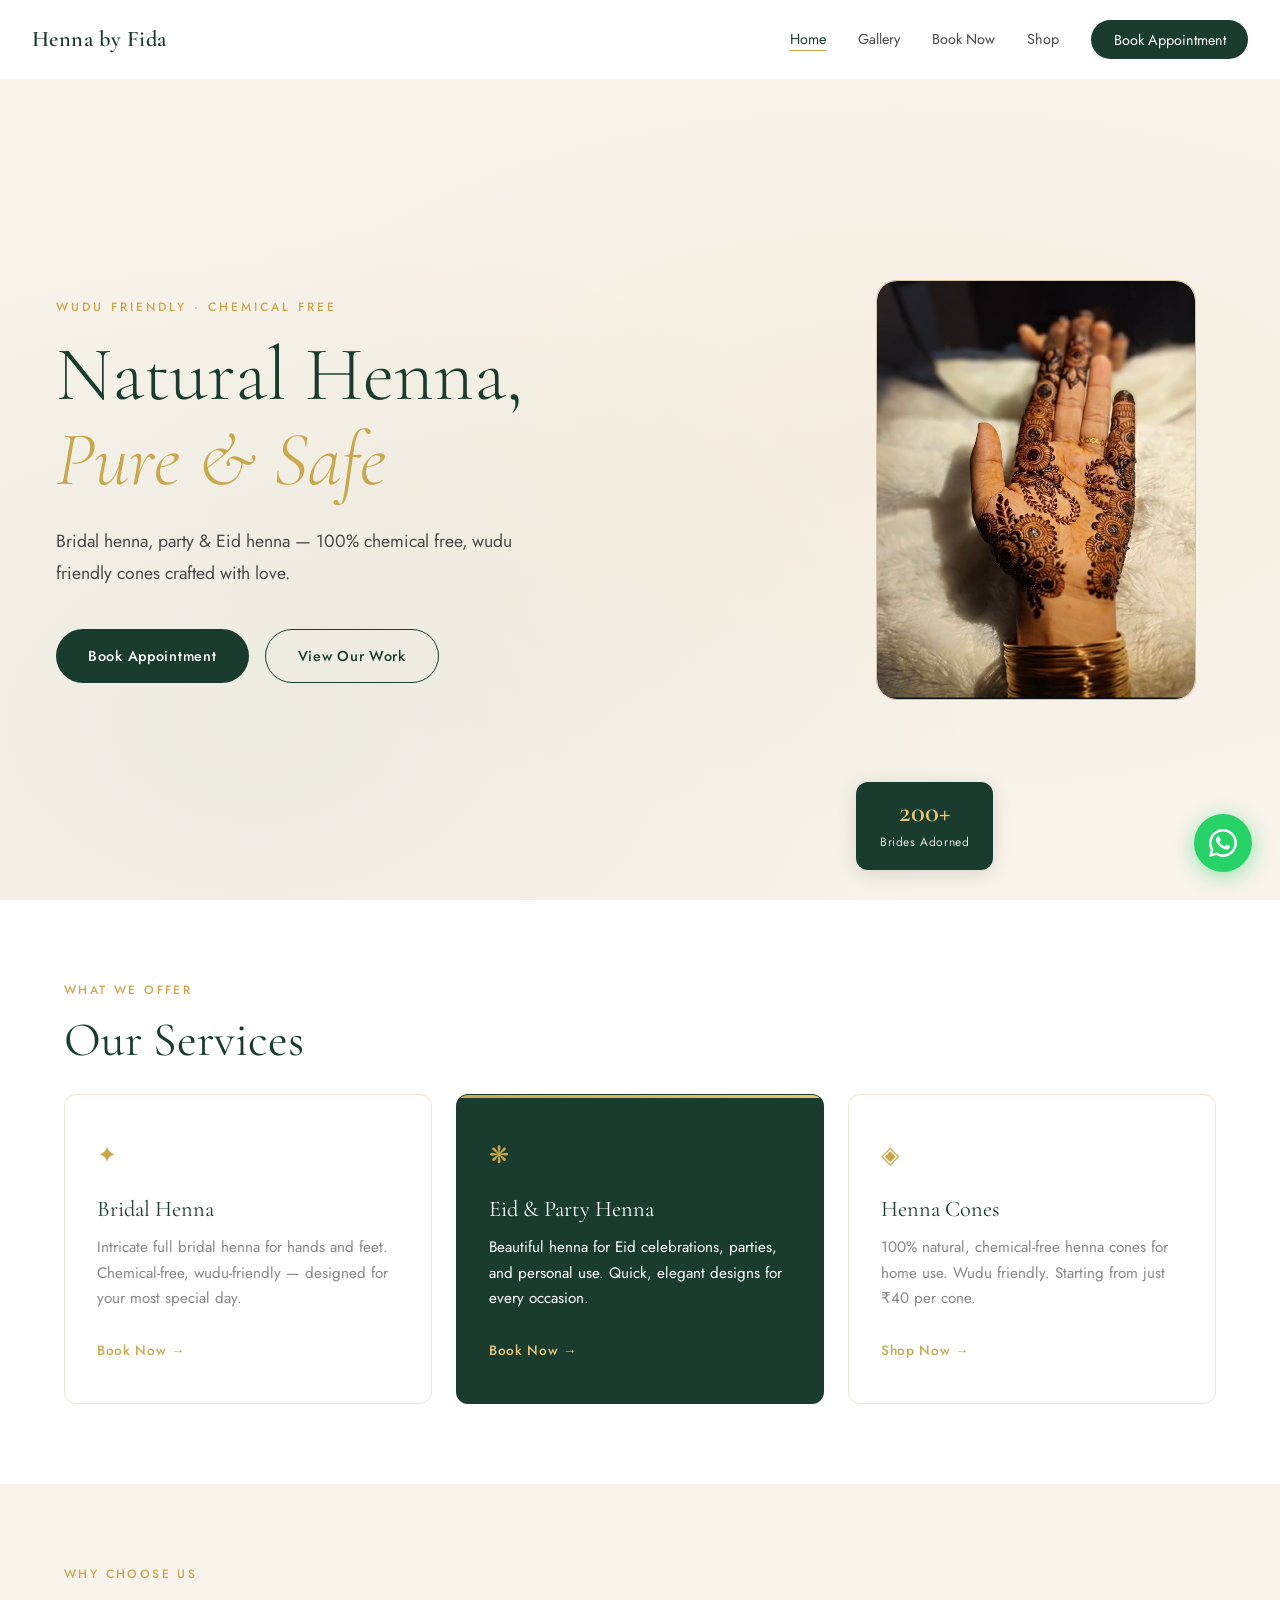
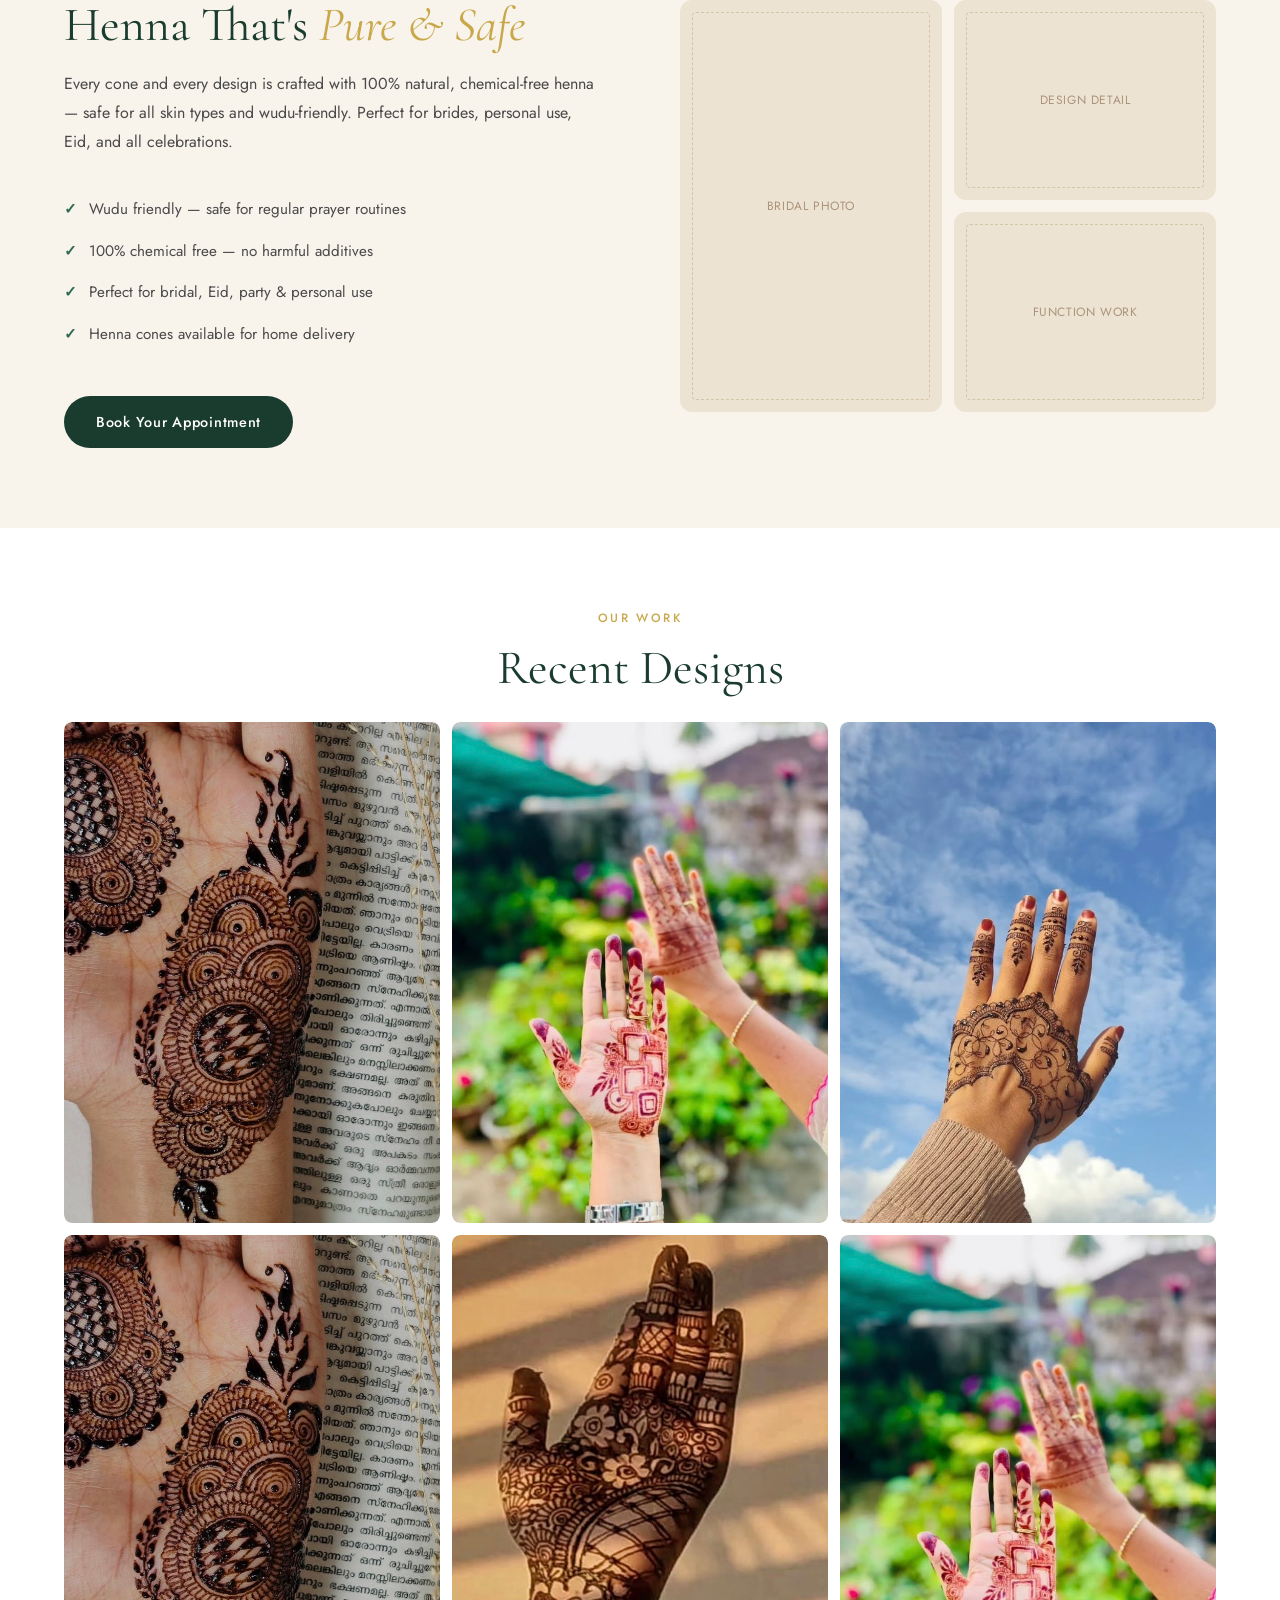
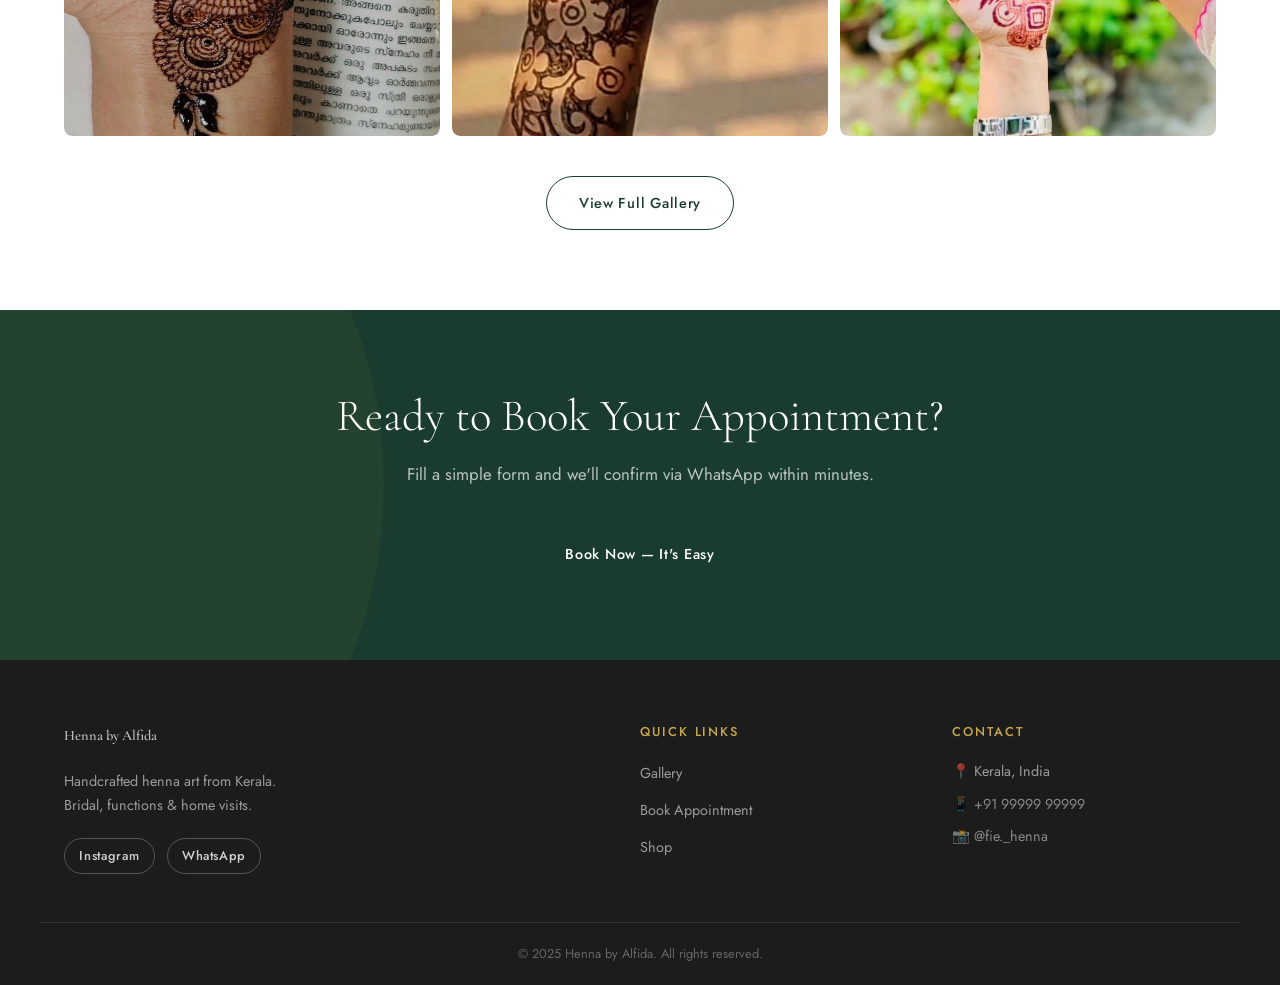
<file: index.html>
<!DOCTYPE html>
<html lang="en">
<head>
  <meta charset="UTF-8" />
  <meta name="viewport" content="width=device-width, initial-scale=1.0" />
  <title>Henna by Fida — Henna Artist</title>
  <link rel="stylesheet" href="style.css" />
  <link href="https://fonts.googleapis.com/css2?family=Cormorant+Garamond:ital,wght@0,300;0,400;0,600;1,300;1,400&family=Jost:wght@300;400;500&display=swap" rel="stylesheet" />
</head>
<body>

  <!-- NAV -->
  <nav class="nav" id="navbar">
    <a href="index.html" class="nav-logo">Henna by Fida</a>
    <button class="nav-toggle" id="navToggle" aria-label="Toggle menu">
      <span></span><span></span><span></span>
    </button>
    <ul class="nav-links" id="navLinks">
      <li><a href="index.html" class="active">Home</a></li>
      <li><a href="gallery.html">Gallery</a></li>
      <li><a href="booking.html">Book Now</a></li>
      <li><a href="shop.html">Shop</a></li>
      <li><a href="booking.html" class="nav-cta">Book Appointment</a></li>
    </ul>
  </nav>

  <!-- HERO -->
  <section class="hero">
    <div class="hero-bg"></div>
    <div class="hero-content">
      <p class="hero-tagline">Wudu Friendly · Chemical Free</p>
      <h1 class="hero-title">Natural Henna, <br/><em>Pure & Safe</em></h1>
      <p class="hero-sub">Bridal henna, party & Eid henna — 100% chemical free, wudu friendly cones crafted with love.</p>
      <div class="hero-buttons">
        <a href="booking.html" class="btn btn-primary">Book Appointment</a>
        <a href="gallery.html" class="btn btn-outline">View Our Work</a>
      </div>
    </div>
    <div class="hero-image">
      <div class="hero-img-frame">
        <div class="hero-img-placeholder">
          <img src="hero-image.jpg" alt="Beautiful Henna Art by Alfida" class="hero-main-image">
        </div>
      </div>
      <div class="hero-badge">
        <span class="badge-num">200+</span>
        <span class="badge-label">Brides Adorned</span>
      </div>
    </div>
  </section>

  <!-- SERVICES -->
  <section class="section services">
    <div class="container">
      <p class="section-label">What We Offer</p>
      <h2 class="section-title">Our Services</h2>
      <div class="services-grid">
        <div class="service-card">
          <div class="service-icon">✦</div>
          <h3>Bridal Henna</h3>
          <p>Intricate full bridal henna for hands and feet. Chemical-free, wudu-friendly — designed for your most special day.</p>
          <a href="booking.html" class="service-link">Book Now →</a>
        </div>
        <div class="service-card featured">
          <div class="service-icon">❋</div>
          <h3>Eid & Party Henna</h3>
          <p>Beautiful henna for Eid celebrations, parties, and personal use. Quick, elegant designs for every occasion.</p>
          <a href="booking.html" class="service-link">Book Now →</a>
        </div>
        <div class="service-card">
          <div class="service-icon">◈</div>
          <h3>Henna Cones</h3>
          <p>100% natural, chemical-free henna cones for home use. Wudu friendly. Starting from just ₹40 per cone.</p>
          <a href="shop.html" class="service-link">Shop Now →</a>
        </div>
      </div>
    </div>
  </section>

  <!-- WHY US -->
  <section class="section why-us">
    <div class="container why-inner">
      <div class="why-text">
        <p class="section-label">Why Choose Us</p>
        <h2 class="section-title">Henna That's <em>Pure & Safe</em></h2>
        <p class="why-desc">Every cone and every design is crafted with 100% natural, chemical-free henna — safe for all skin types and wudu-friendly. Perfect for brides, personal use, Eid, and all celebrations.</p>
        <ul class="why-list">
          <li><span>✓</span> Wudu friendly — safe for regular prayer routines</li>
          <li><span>✓</span> 100% chemical free — no harmful additives</li>
          <li><span>✓</span> Perfect for bridal, Eid, party & personal use</li>
          <li><span>✓</span> Henna cones available for home delivery</li>
        </ul>
        <a href="booking.html" class="btn btn-primary">Book Your Appointment</a>
      </div>
      <div class="why-gallery">
        <div class="why-img-box tall">
          <div class="img-placeholder"><span>Bridal Photo</span></div>
        </div>
        <div class="why-img-box short">
          <div class="img-placeholder"><span>Design Detail</span></div>
        </div>
        <div class="why-img-box short">
          <div class="img-placeholder"><span>Function Work</span></div>
        </div>
      </div>
    </div>
  </section>

  <!-- GALLERY PREVIEW -->
  <section class="section gallery-preview">
    <div class="container">
      <p class="section-label">Our Work</p>
      <h2 class="section-title">Recent Designs</h2>
      <div class="gallery-grid-preview">
        <div class="gp-item"><img src="gallery-bridal-1.jpg" alt="Bridal Henna Design" class="gallery-preview-img"></div>
        <div class="gp-item"><img src="gallery-bridal-2.jpg" alt="Bridal Henna Design" class="gallery-preview-img"></div>
        <div class="gp-item"><img src="gallery-function-1.jpg" alt="Function Henna Design" class="gallery-preview-img"></div>
        <div class="gp-item"><img src="gallery-bridal-1.jpg" alt="Function Henna Design" class="gallery-preview-img"></div>
        <div class="gp-item"><img src="gallery-closeup-1.jpg" alt="Henna Design Close-up" class="gallery-preview-img"></div>
        <div class="gp-item"><img src="gallery-bridal-2.jpg" alt="Henna Design Close-up" class="gallery-preview-img"></div>
      </div>
      <div class="section-cta">
        <a href="gallery.html" class="btn btn-outline">View Full Gallery</a>
      </div>
    </div>
  </section>

  <!-- CTA BANNER -->
  <section class="cta-banner">
    <div class="container">
      <h2>Ready to Book Your Appointment?</h2>
      <p>Fill a simple form and we'll confirm via WhatsApp within minutes.</p>
      <a href="booking.html" class="btn btn-primary">Book Now — It's Easy</a>
    </div>
  </section>

  <!-- FOOTER -->
  <footer class="footer">
    <div class="container footer-inner">
      <div class="footer-brand">
        <p class="footer-logo">Henna by Alfida</p>
        <p>Handcrafted henna art from Kerala.<br/>Bridal, functions & home visits.</p>
        <div class="footer-social">
          <a href="https://instagram.com" target="_blank" class="social-link">Instagram</a>
          <a href="https://wa.me/919999999999" target="_blank" class="social-link">WhatsApp</a>
        </div>
      </div>
      <div class="footer-links">
        <h4>Quick Links</h4>
        <ul>
          <li><a href="gallery.html">Gallery</a></li>
          <li><a href="booking.html">Book Appointment</a></li>
          <li><a href="shop.html">Shop</a></li>
        </ul>
      </div>
      <div class="footer-contact">
        <h4>Contact</h4>
        <p>📍 Kerala, India</p>
        <p>📱 <a href="https://wa.me/919999999999">+91 99999 99999</a></p>
        <p>📸 <a href="https://instagram.com" target="_blank">@fie._henna</a></p>
      </div>
    </div>
    <div class="footer-bottom">
      <p>© 2025 Henna by Alfida. All rights reserved.</p>
    </div>
  </footer>

  <!-- WHATSAPP FLOAT -->
  <a href="https://wa.me/919999999999?text=Hello!%20I%20visited%20your%20website%20and%20I%27d%20like%20to%20enquire%20about%20henna%20services." target="_blank" class="wa-float" aria-label="Chat on WhatsApp">
    <svg viewBox="0 0 24 24" fill="white" width="28" height="28"><path d="M17.472 14.382c-.297-.149-1.758-.867-2.03-.967-.273-.099-.471-.148-.67.15-.197.297-.767.966-.94 1.164-.173.199-.347.223-.644.075-.297-.15-1.255-.463-2.39-1.475-.883-.788-1.48-1.761-1.653-2.059-.173-.297-.018-.458.13-.606.134-.133.298-.347.446-.52.149-.174.198-.298.298-.497.099-.198.05-.371-.025-.52-.075-.149-.669-1.612-.916-2.207-.242-.579-.487-.5-.669-.51-.173-.008-.371-.01-.57-.01-.198 0-.52.074-.792.372-.272.297-1.04 1.016-1.04 2.479 0 1.462 1.065 2.875 1.213 3.074.149.198 2.096 3.2 5.077 4.487.709.306 1.262.489 1.694.625.712.227 1.36.195 1.871.118.571-.085 1.758-.719 2.006-1.413.248-.694.248-1.289.173-1.413-.074-.124-.272-.198-.57-.347z"/><path d="M12 0C5.373 0 0 5.373 0 12c0 2.122.554 4.118 1.524 5.853L.057 23.98l6.305-1.653A11.954 11.954 0 0012 24c6.627 0 12-5.373 12-12S18.627 0 12 0zm0 21.818a9.818 9.818 0 01-5.015-1.371l-.36-.214-3.733.979.995-3.633-.236-.374A9.818 9.818 0 1112 21.818z"/></svg>
  </a>

  <script src="main.js"></script>
</body>
</html>
</file>
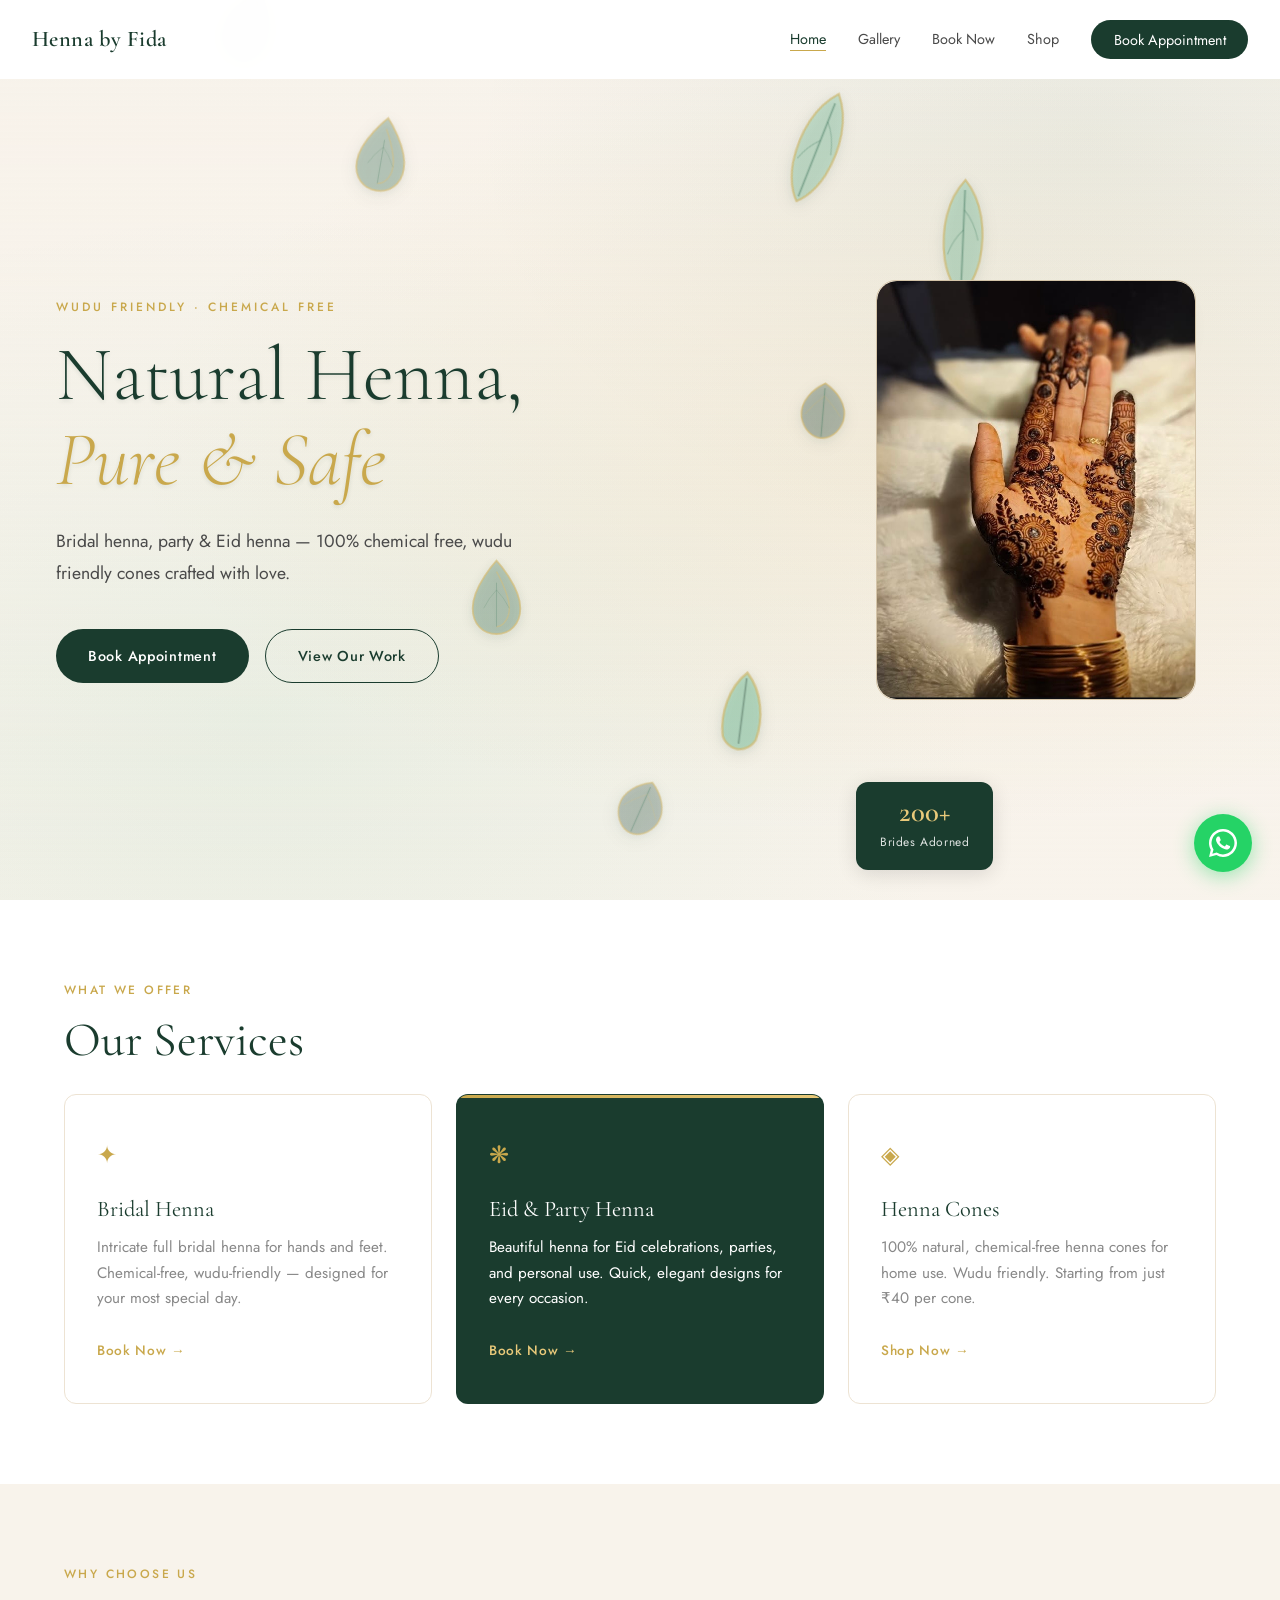
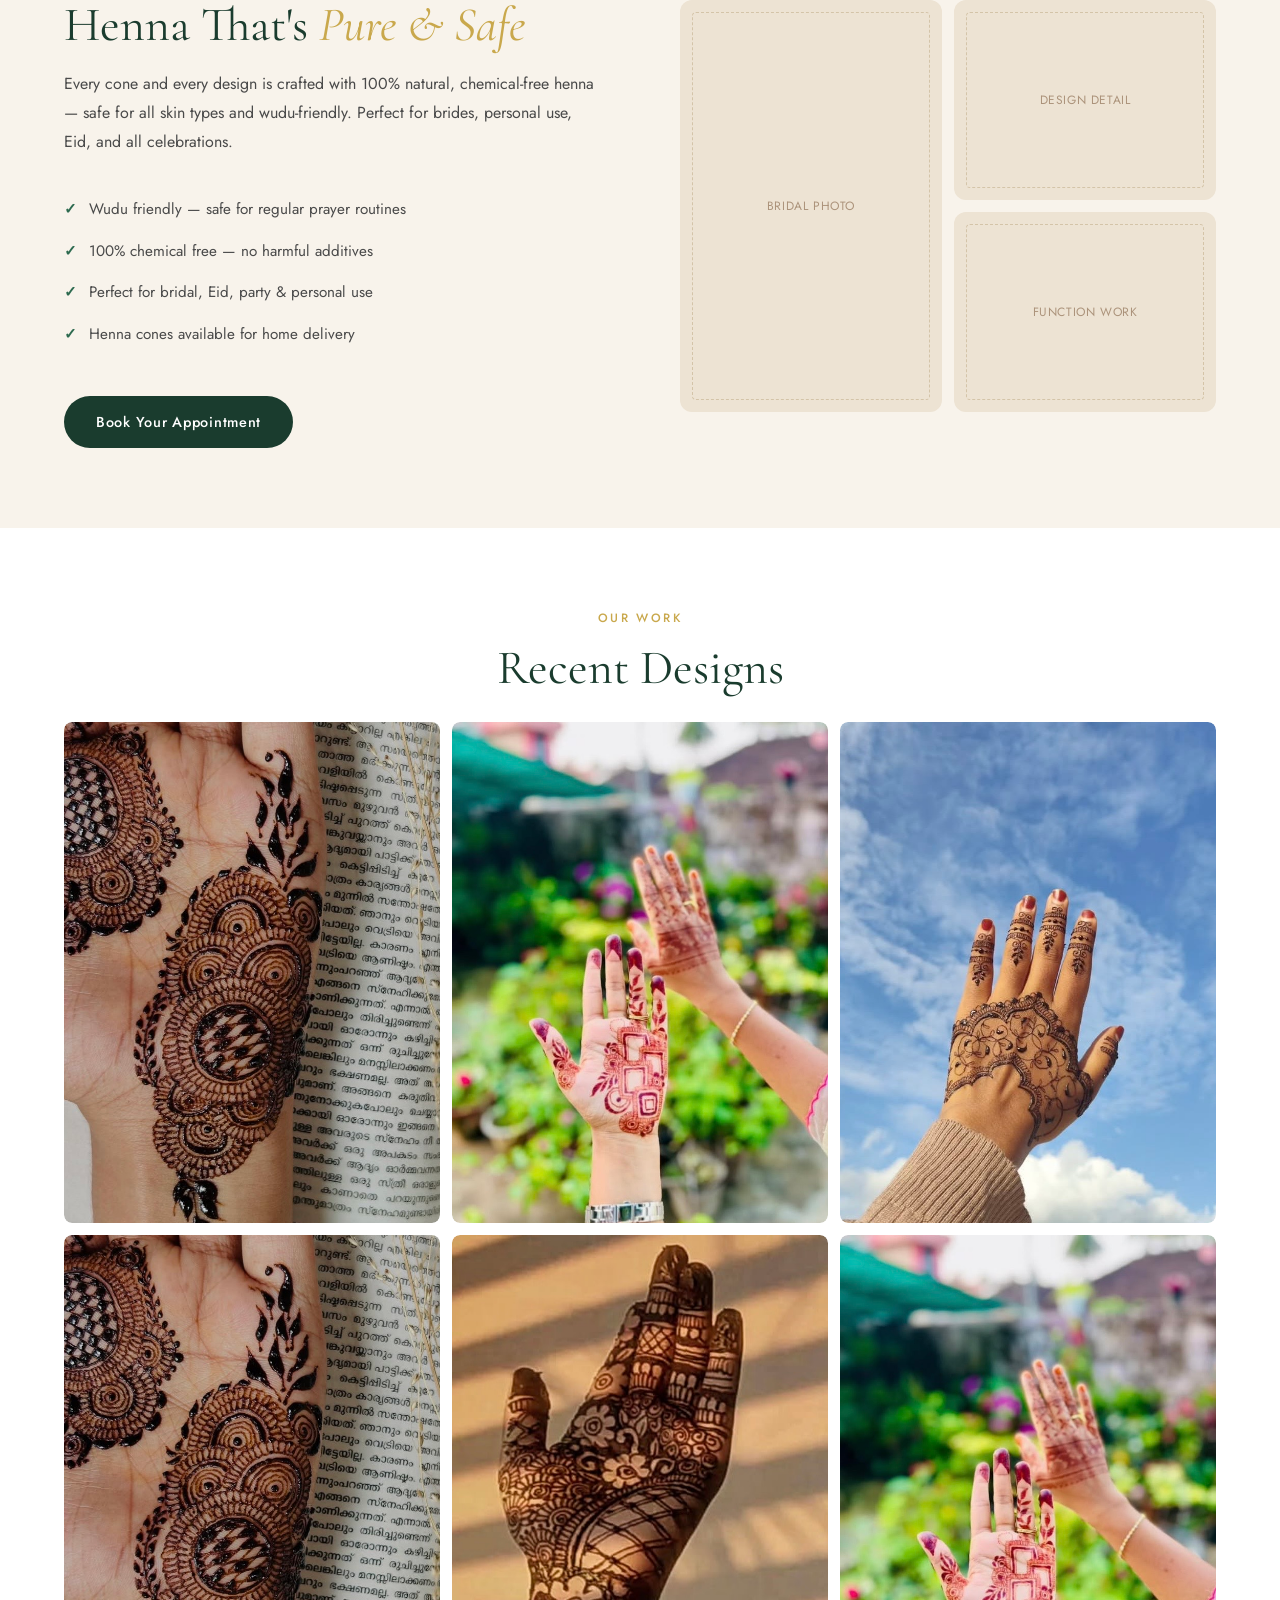
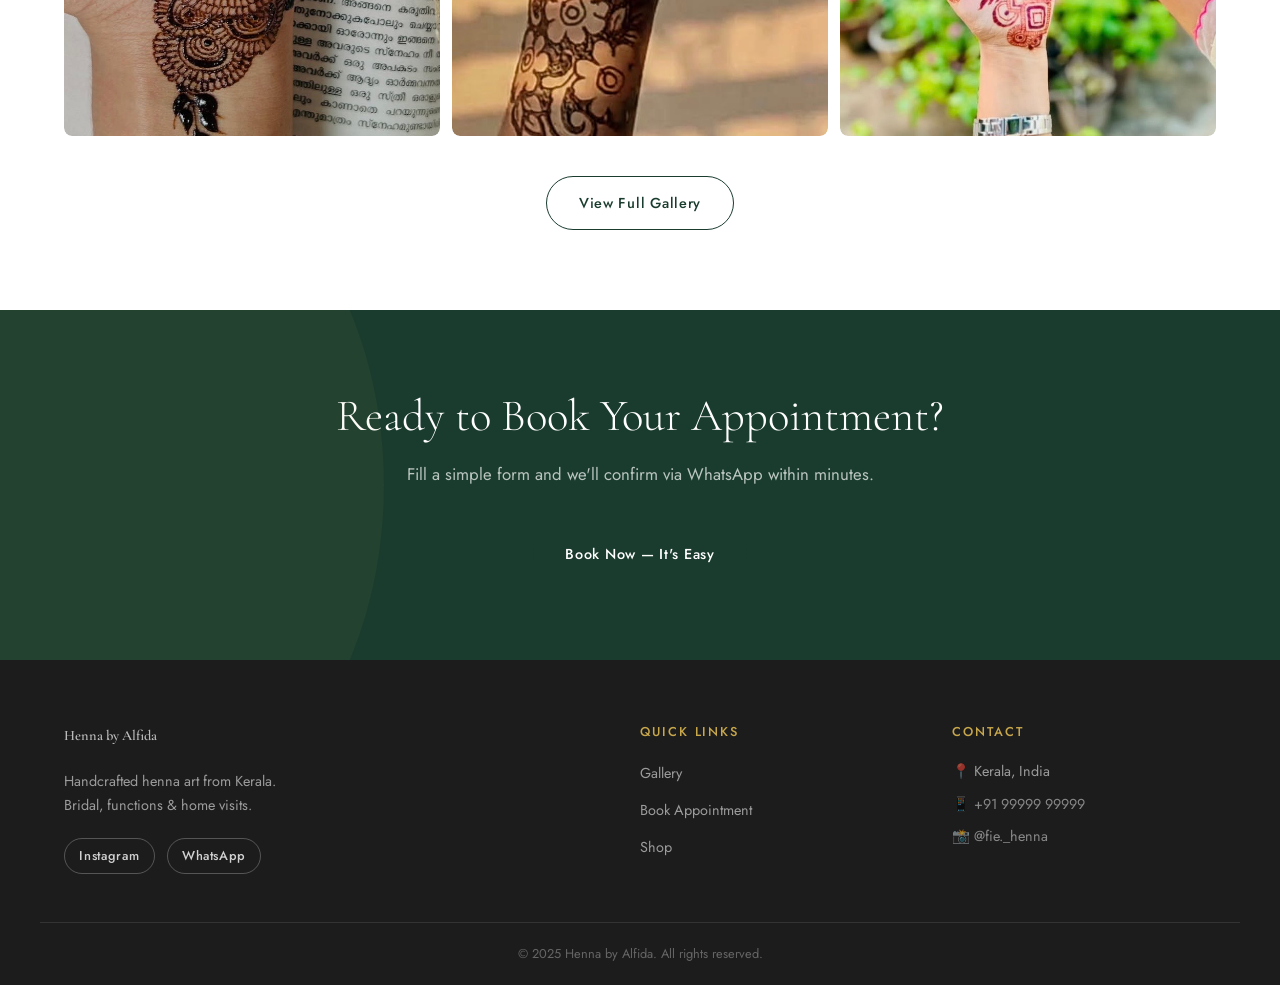
<file: Downloads/mehndi-website-updated/henna-website/index.html>
<!DOCTYPE html>
<html lang="en">
<head>
  <meta charset="UTF-8" />
  <meta name="viewport" content="width=device-width, initial-scale=1.0" />
  <title>Henna by Fida — Henna Artist</title>
  <link rel="stylesheet" href="style.css" />
  <link href="https://fonts.googleapis.com/css2?family=Cormorant+Garamond:ital,wght@0,300;0,400;0,600;1,300;1,400&family=Jost:wght@300;400;500&display=swap" rel="stylesheet" />
</head>
<body>

  <!-- NAV -->
  <nav class="nav" id="navbar">
    <a href="index.html" class="nav-logo">Henna by Fida</a>
    <button class="nav-toggle" id="navToggle" aria-label="Toggle menu">
      <span></span><span></span><span></span>
    </button>
    <ul class="nav-links" id="navLinks">
      <li><a href="index.html" class="active">Home</a></li>
      <li><a href="gallery.html">Gallery</a></li>
      <li><a href="booking.html">Book Now</a></li>
      <li><a href="shop.html">Shop</a></li>
      <li><a href="booking.html" class="nav-cta">Book Appointment</a></li>
    </ul>
  </nav>

  <!-- HENNA LEAVES BACKGROUND -->
  <div class="henna-leaves-bg home-leaves"></div>

  <!-- HERO -->
  <section class="hero">
    <div class="hero-bg"></div>
    <div class="hero-content">
      <p class="hero-tagline">Wudu Friendly · Chemical Free</p>
      <h1 class="hero-title">Natural Henna, <br/><em>Pure & Safe</em></h1>
      <p class="hero-sub">Bridal henna, party & Eid henna — 100% chemical free, wudu friendly cones crafted with love.</p>
      <div class="hero-buttons">
        <a href="booking.html" class="btn btn-primary">Book Appointment</a>
        <a href="gallery.html" class="btn btn-outline">View Our Work</a>
      </div>
    </div>
    <div class="hero-image">
      <div class="hero-img-frame">
        <div class="hero-img-placeholder">
          <img src="hero-image.jpg" alt="Beautiful Henna Art by Alfida" class="hero-main-image">
        </div>
      </div>
      <div class="hero-badge">
        <span class="badge-num">200+</span>
        <span class="badge-label">Brides Adorned</span>
      </div>
    </div>
  </section>

  <!-- SERVICES -->
  <section class="section services">
    <div class="container">
      <p class="section-label">What We Offer</p>
      <h2 class="section-title">Our Services</h2>
      <div class="services-grid">
        <div class="service-card">
          <div class="service-icon">✦</div>
          <h3>Bridal Henna</h3>
          <p>Intricate full bridal henna for hands and feet. Chemical-free, wudu-friendly — designed for your most special day.</p>
          <a href="booking.html" class="service-link">Book Now →</a>
        </div>
        <div class="service-card featured">
          <div class="service-icon">❋</div>
          <h3>Eid & Party Henna</h3>
          <p>Beautiful henna for Eid celebrations, parties, and personal use. Quick, elegant designs for every occasion.</p>
          <a href="booking.html" class="service-link">Book Now →</a>
        </div>
        <div class="service-card">
          <div class="service-icon">◈</div>
          <h3>Henna Cones</h3>
          <p>100% natural, chemical-free henna cones for home use. Wudu friendly. Starting from just ₹40 per cone.</p>
          <a href="shop.html" class="service-link">Shop Now →</a>
        </div>
      </div>
    </div>
  </section>

  <!-- WHY US -->
  <section class="section why-us">
    <div class="container why-inner">
      <div class="why-text">
        <p class="section-label">Why Choose Us</p>
        <h2 class="section-title">Henna That's <em>Pure & Safe</em></h2>
        <p class="why-desc">Every cone and every design is crafted with 100% natural, chemical-free henna — safe for all skin types and wudu-friendly. Perfect for brides, personal use, Eid, and all celebrations.</p>
        <ul class="why-list">
          <li><span>✓</span> Wudu friendly — safe for regular prayer routines</li>
          <li><span>✓</span> 100% chemical free — no harmful additives</li>
          <li><span>✓</span> Perfect for bridal, Eid, party & personal use</li>
          <li><span>✓</span> Henna cones available for home delivery</li>
        </ul>
        <a href="booking.html" class="btn btn-primary">Book Your Appointment</a>
      </div>
      <div class="why-gallery">
        <div class="why-img-box tall">
          <div class="img-placeholder"><span>Bridal Photo</span></div>
        </div>
        <div class="why-img-box short">
          <div class="img-placeholder"><span>Design Detail</span></div>
        </div>
        <div class="why-img-box short">
          <div class="img-placeholder"><span>Function Work</span></div>
        </div>
      </div>
    </div>
  </section>

  <!-- GALLERY PREVIEW -->
  <section class="section gallery-preview">
    <div class="container">
      <p class="section-label">Our Work</p>
      <h2 class="section-title">Recent Designs</h2>
      <div class="gallery-grid-preview">
        <div class="gp-item"><img src="gallery-bridal-1.jpg" alt="Bridal Henna Design" class="gallery-preview-img"></div>
        <div class="gp-item"><img src="gallery-bridal-2.jpg" alt="Bridal Henna Design" class="gallery-preview-img"></div>
        <div class="gp-item"><img src="gallery-function-1.jpg" alt="Function Henna Design" class="gallery-preview-img"></div>
        <div class="gp-item"><img src="gallery-bridal-1.jpg" alt="Function Henna Design" class="gallery-preview-img"></div>
        <div class="gp-item"><img src="gallery-closeup-1.jpg" alt="Henna Design Close-up" class="gallery-preview-img"></div>
        <div class="gp-item"><img src="gallery-bridal-2.jpg" alt="Henna Design Close-up" class="gallery-preview-img"></div>
      </div>
      <div class="section-cta">
        <a href="gallery.html" class="btn btn-outline">View Full Gallery</a>
      </div>
    </div>
  </section>

  <!-- CTA BANNER -->
  <section class="cta-banner">
    <div class="container">
      <h2>Ready to Book Your Appointment?</h2>
      <p>Fill a simple form and we'll confirm via WhatsApp within minutes.</p>
      <a href="booking.html" class="btn btn-primary">Book Now — It's Easy</a>
    </div>
  </section>

  <!-- FOOTER -->
  <footer class="footer">
    <div class="container footer-inner">
      <div class="footer-brand">
        <p class="footer-logo">Henna by Alfida</p>
        <p>Handcrafted henna art from Kerala.<br/>Bridal, functions & home visits.</p>
        <div class="footer-social">
          <a href="https://instagram.com" target="_blank" class="social-link">Instagram</a>
          <a href="https://wa.me/919999999999" target="_blank" class="social-link">WhatsApp</a>
        </div>
      </div>
      <div class="footer-links">
        <h4>Quick Links</h4>
        <ul>
          <li><a href="gallery.html">Gallery</a></li>
          <li><a href="booking.html">Book Appointment</a></li>
          <li><a href="shop.html">Shop</a></li>
        </ul>
      </div>
      <div class="footer-contact">
        <h4>Contact</h4>
        <p>📍 Kerala, India</p>
        <p>📱 <a href="https://wa.me/919999999999">+91 99999 99999</a></p>
        <p>📸 <a href="https://instagram.com" target="_blank">@fie._henna</a></p>
      </div>
    </div>
    <div class="footer-bottom">
      <p>© 2025 Henna by Alfida. All rights reserved.</p>
    </div>
  </footer>

  <!-- WHATSAPP FLOAT -->
  <a href="https://wa.me/919999999999?text=Hello!%20I%20visited%20your%20website%20and%20I%27d%20like%20to%20enquire%20about%20henna%20services." target="_blank" class="wa-float" aria-label="Chat on WhatsApp">
    <svg viewBox="0 0 24 24" fill="white" width="28" height="28"><path d="M17.472 14.382c-.297-.149-1.758-.867-2.03-.967-.273-.099-.471-.148-.67.15-.197.297-.767.966-.94 1.164-.173.199-.347.223-.644.075-.297-.15-1.255-.463-2.39-1.475-.883-.788-1.48-1.761-1.653-2.059-.173-.297-.018-.458.13-.606.134-.133.298-.347.446-.52.149-.174.198-.298.298-.497.099-.198.05-.371-.025-.52-.075-.149-.669-1.612-.916-2.207-.242-.579-.487-.5-.669-.51-.173-.008-.371-.01-.57-.01-.198 0-.52.074-.792.372-.272.297-1.04 1.016-1.04 2.479 0 1.462 1.065 2.875 1.213 3.074.149.198 2.096 3.2 5.077 4.487.709.306 1.262.489 1.694.625.712.227 1.36.195 1.871.118.571-.085 1.758-.719 2.006-1.413.248-.694.248-1.289.173-1.413-.074-.124-.272-.198-.57-.347z"/><path d="M12 0C5.373 0 0 5.373 0 12c0 2.122.554 4.118 1.524 5.853L.057 23.98l6.305-1.653A11.954 11.954 0 0012 24c6.627 0 12-5.373 12-12S18.627 0 12 0zm0 21.818a9.818 9.818 0 01-5.015-1.371l-.36-.214-3.733.979.995-3.633-.236-.374A9.818 9.818 0 1112 21.818z"/></svg>
  </a>

  <script src="main.js"></script>
</body>
</html>
</file>
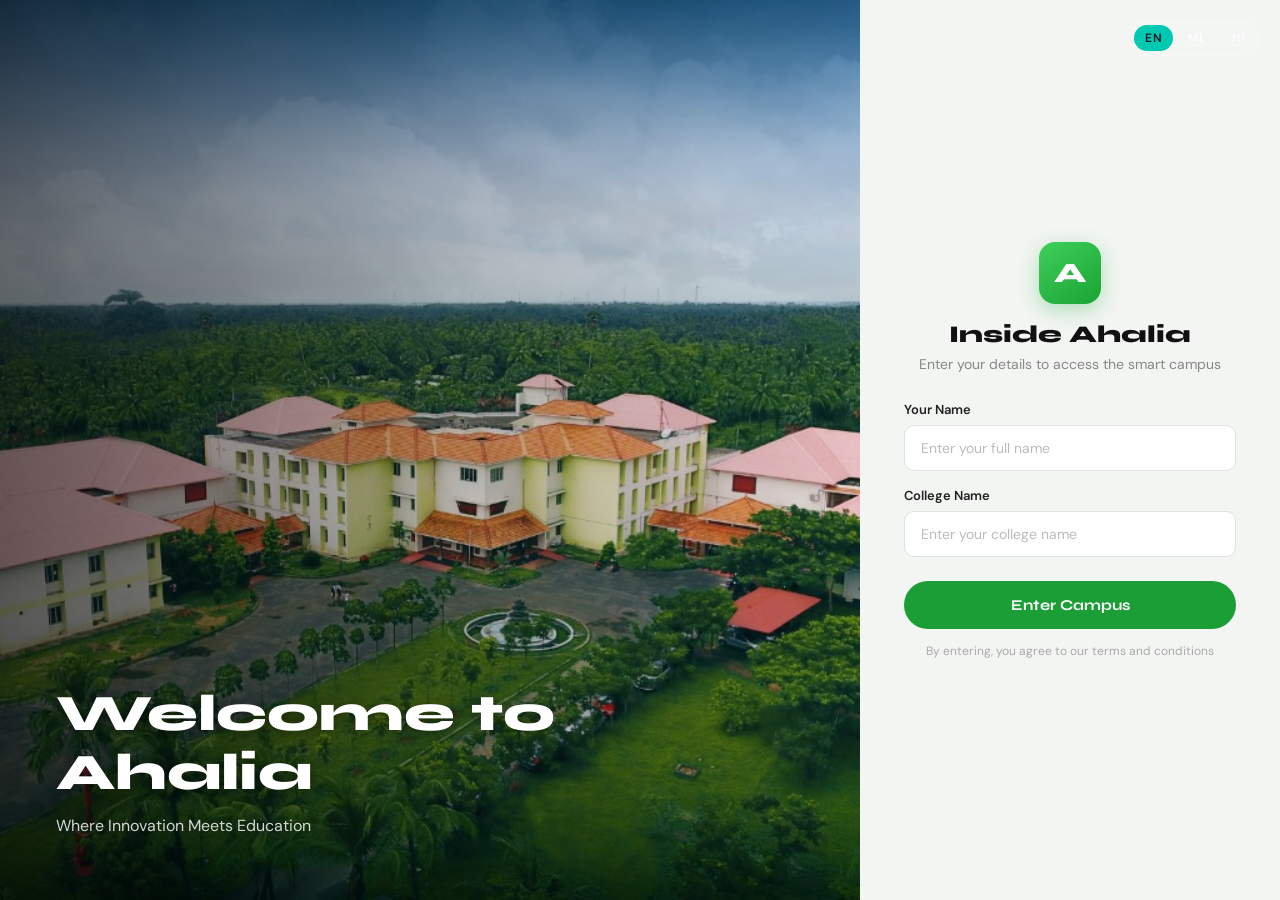
<file: OneDrive/Desktop/InsideAhalia/index.html>
<!DOCTYPE html>
<html lang="en">
<head>
  <meta charset="UTF-8" /><meta name="viewport" content="width=device-width, initial-scale=1.0" />
  <title>Inside Ahalia | Login</title>
  <link rel="preconnect" href="https://fonts.googleapis.com" /><link rel="preconnect" href="https://fonts.gstatic.com" crossorigin />
  <link href="https://fonts.googleapis.com/css2?family=Syne:wght@400;600;700;800&family=DM+Sans:wght@300;400;500&display=swap" rel="stylesheet" />
  <link rel="stylesheet" href="style.css" />
  <style>
    *,*::before,*::after{margin:0;padding:0;box-sizing:border-box;}
    :root{--green:#1a9e35;--teal:#00c9b1;--navy:#0a1628;}
    body{font-family:"DM Sans",sans-serif;}
    .login-page{min-height:100vh;display:flex;overflow:hidden;position:relative;}
    .login-left{flex:1.2;position:relative;background-image:url("campus_bg.jpg");background-size:cover;background-position:center;display:flex;flex-direction:column;justify-content:flex-end;padding:64px 56px;}
    .login-left::before{content:"";position:absolute;inset:0;background:linear-gradient(to right,rgba(0,0,0,0.55) 0%,rgba(0,0,0,0.2) 52%,rgba(0,0,0,0) 100%);}
    .login-left h1{font-family:"Syne",sans-serif;font-size:clamp(30px,4vw,52px);font-weight:800;color:#fff;line-height:1.15;margin-bottom:12px;position:relative;text-shadow:0 2px 14px rgba(0,0,0,0.45);}
    .login-left p{font-size:16px;color:rgba(255,255,255,0.82);position:relative;}
    .login-right{flex:0 0 420px;background:#f2f5f2;display:flex;flex-direction:column;justify-content:center;align-items:center;padding:56px 44px;}
    .login-app-icon{width:62px;height:62px;background:linear-gradient(145deg,#3ecf5a,#1aa334);border-radius:16px;display:flex;align-items:center;justify-content:center;font-family:"Syne",sans-serif;font-size:28px;font-weight:800;color:#fff;margin-bottom:16px;box-shadow:0 6px 20px rgba(26,163,52,0.3);}
    .login-right h2{font-family:"Syne",sans-serif;font-size:24px;font-weight:800;color:#111;margin-bottom:6px;text-align:center;}
    .login-sub{font-size:14px;color:#888;margin-bottom:28px;text-align:center;}
    .input-group{width:100%;margin-bottom:16px;}
    .input-group label{display:block;font-size:13px;font-weight:600;color:#222;margin-bottom:7px;}
    .input-group input{width:100%;padding:13px 16px;background:#fff;border:1.5px solid #dde3dd;border-radius:10px;color:#222;font-family:"DM Sans",sans-serif;font-size:14px;outline:none;transition:border-color 0.25s,box-shadow 0.25s;}
    .input-group input::placeholder{color:#bbb;}
    .input-group input:focus{border-color:#1aa334;box-shadow:0 0 0 3px rgba(26,163,52,0.12);}
    .btn-login{width:100%;margin-top:8px;padding:15px;background:var(--green);color:#fff;border:none;border-radius:50px;font-family:"Syne",sans-serif;font-size:15px;font-weight:700;cursor:pointer;transition:background 0.25s,transform 0.15s;}
    .btn-login:hover{background:#157d29;transform:translateY(-1px);}
    .login-terms{margin-top:14px;font-size:12px;color:#aaa;text-align:center;}
    .login-lang{position:absolute;top:20px;right:20px;z-index:10;display:flex;align-items:center;gap:4px;background:rgba(255,255,255,0.15);backdrop-filter:blur(8px);border:1px solid rgba(255,255,255,0.25);border-radius:100px;padding:4px;}
    .lang-btn{background:none;border:none;color:rgba(255,255,255,0.8);font-family:"DM Sans",sans-serif;font-size:12px;font-weight:600;padding:5px 11px;border-radius:100px;cursor:pointer;letter-spacing:0.5px;transition:background 0.2s,color 0.2s;}
    .lang-btn:hover{color:#fff;}
    .lang-btn.active-lang{background:var(--teal);color:var(--navy);}
    @media(max-width:768px){
      .login-page{flex-direction:column;}
      .login-left{flex:0 0 200px;padding:32px 24px 20px;}
      .login-left h1{font-size:24px;}
      .login-right{flex:1;padding:28px 24px 40px;}
      .login-app-icon{width:50px;height:50px;font-size:20px;}
      .login-lang{top:12px;right:12px;}
    }
  </style>
</head>
<body>
  <div class="login-lang">
    <button class="lang-btn" data-lang="en" onclick="switchLang('en')">EN</button>
    <button class="lang-btn" data-lang="ml" onclick="switchLang('ml')">ML</button>
    <button class="lang-btn" data-lang="hi" onclick="switchLang('hi')">HI</button>
  </div>
  <div class="login-page">
    <div class="login-left">
      <h1 data-i18n="welcomeLeft">Welcome to Ahalia</h1>
      <p data-i18n="taglineLeft">Where Innovation Meets Education</p>
    </div>
    <div class="login-right">
      <div class="login-app-icon">A</div>
      <h2 data-i18n="loginTitle">Inside Ahalia</h2>
      <p class="login-sub" data-i18n="loginSub">Enter your details to access the smart campus</p>
      <div class="input-group">
        <label data-i18n="labelName">Your Name</label>
        <input type="text" id="inputName" data-i18n="placeholderName" placeholder="Enter your full name" autocomplete="off" />
      </div>
      <div class="input-group">
        <label data-i18n="labelCollege">College Name</label>
        <input type="text" id="inputCollege" data-i18n="placeholderCollege" placeholder="Enter your college name" autocomplete="off" />
      </div>
      <button class="btn-login" onclick="doLogin()" data-i18n="btnEnter">Enter Campus &rarr;</button>
      <p class="login-terms" data-i18n="loginTerms">By entering, you agree to our terms and conditions</p>
    </div>
  </div>
  <script src="script.js"></script>
</body>
</html>
</file>
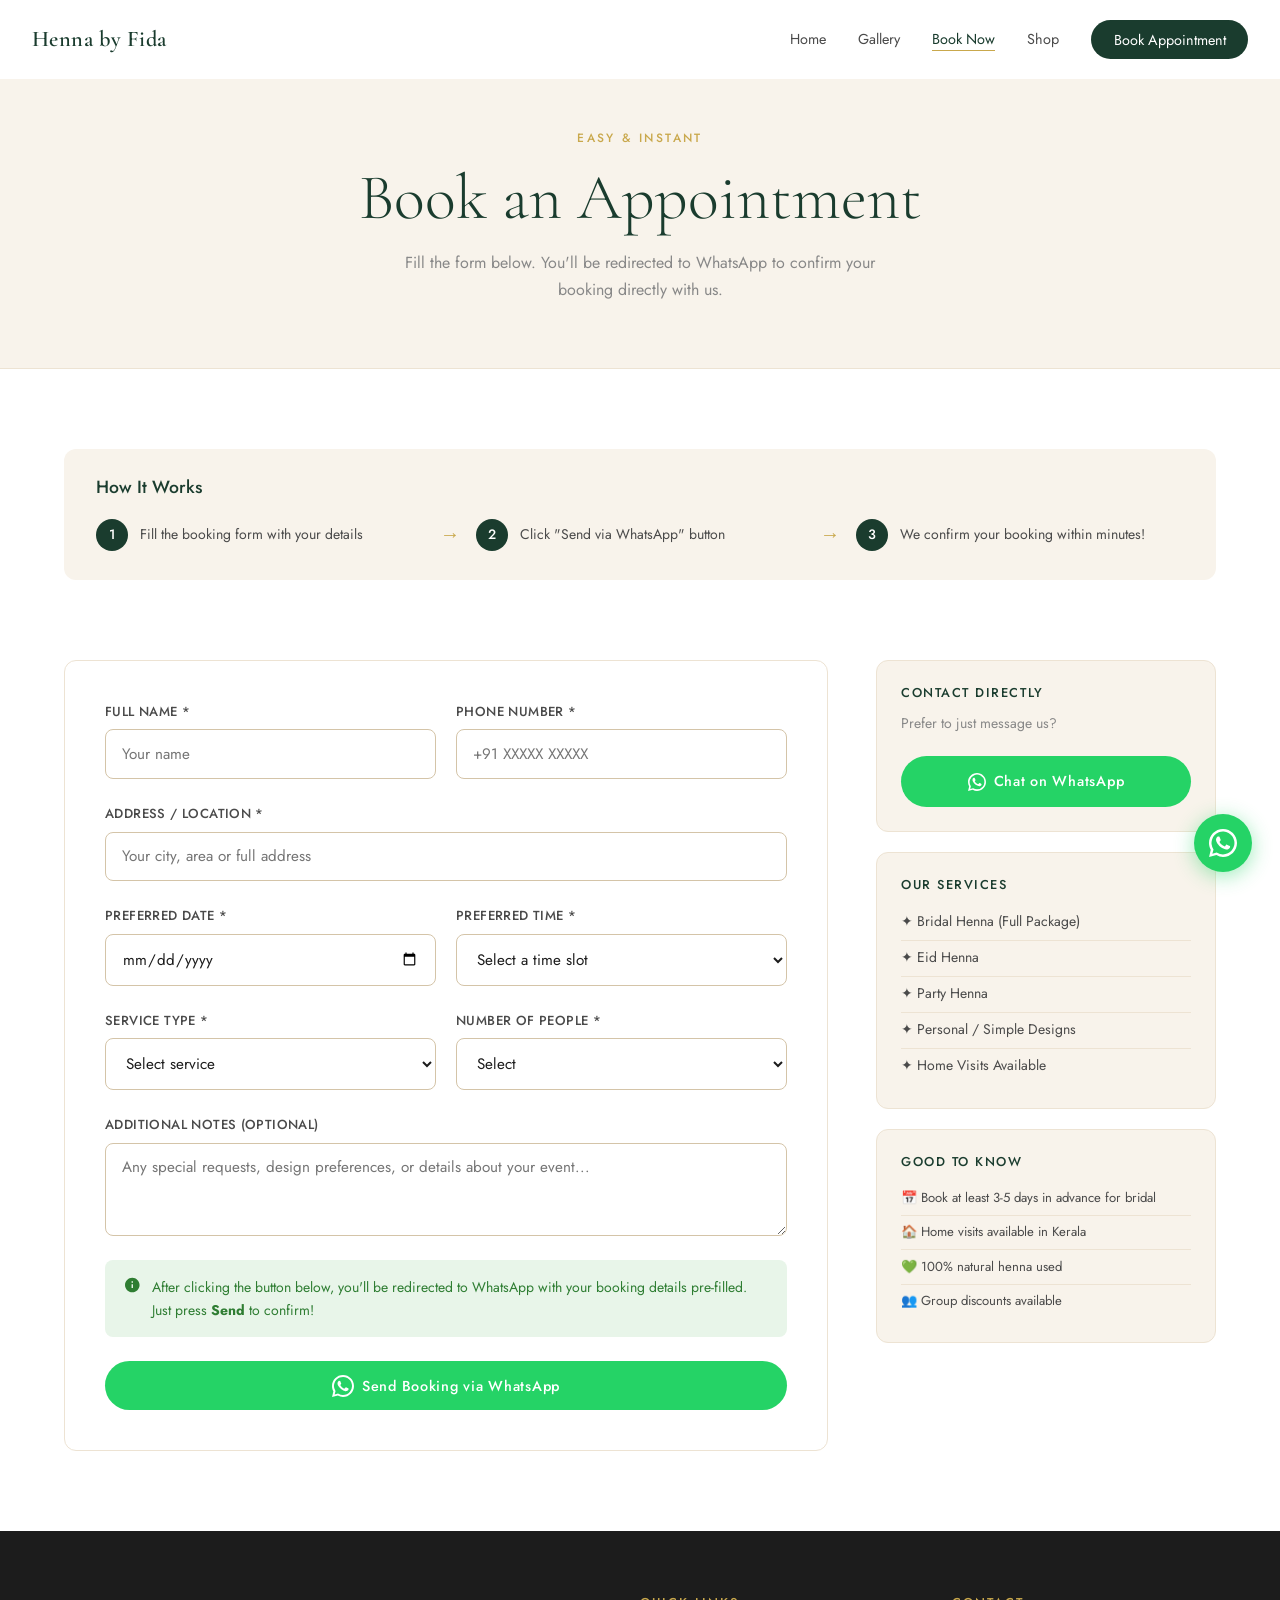
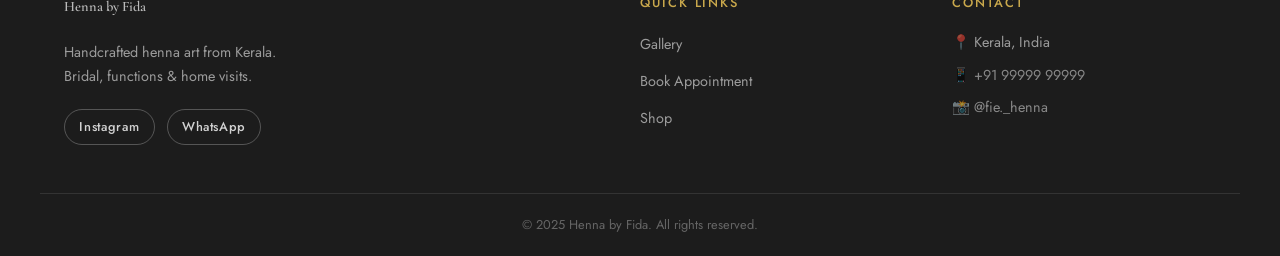
<file: booking.html>
<!DOCTYPE html>
<html lang="en">
<head>
  <meta charset="UTF-8" />
  <meta name="viewport" content="width=device-width, initial-scale=1.0" />
  <title>Book Appointment — Henna by Fida</title>
  <link rel="stylesheet" href="style.css" />
  <link href="https://fonts.googleapis.com/css2?family=Cormorant+Garamond:ital,wght@0,300;0,400;0,600;1,300;1,400&family=Jost:wght@300;400;500&display=swap" rel="stylesheet" />
</head>
<body>

  <nav class="nav" id="navbar">
    <a href="index.html" class="nav-logo">Henna by Fida</a>
    <button class="nav-toggle" id="navToggle" aria-label="Toggle menu">
      <span></span><span></span><span></span>
    </button>
    <ul class="nav-links" id="navLinks">
      <li><a href="index.html">Home</a></li>
      <li><a href="gallery.html">Gallery</a></li>
      <li><a href="booking.html" class="active">Book Now</a></li>
      <li><a href="shop.html">Shop</a></li>
      <li><a href="booking.html" class="nav-cta">Book Appointment</a></li>
    </ul>
  </nav>

  <!-- PAGE HEADER -->
  <div class="page-header">
    <div class="container">
      <p class="section-label">Easy & Instant</p>
      <h1 class="page-title">Book an Appointment</h1>
      <p class="page-sub">Fill the form below. You'll be redirected to WhatsApp to confirm your booking directly with us.</p>
    </div>
  </div>

  <!-- BOOKING SECTION -->
  <section class="section booking-section">
    <div class="container booking-container">

      <!-- HOW IT WORKS -->
      <div class="how-it-works">
        <h3>How It Works</h3>
        <div class="steps">
          <div class="step">
            <div class="step-num">1</div>
            <p>Fill the booking form with your details</p>
          </div>
          <div class="step-arrow">→</div>
          <div class="step">
            <div class="step-num">2</div>
            <p>Click "Send via WhatsApp" button</p>
          </div>
          <div class="step-arrow">→</div>
          <div class="step">
            <div class="step-num">3</div>
            <p>We confirm your booking within minutes!</p>
          </div>
        </div>
      </div>

      <!-- FORM -->
      <div class="booking-form-wrap">
        <form id="bookingForm" class="booking-form" novalidate>

          <div class="form-grid">
            <div class="form-group">
              <label for="name">Full Name *</label>
              <input type="text" id="name" name="name" placeholder="Your name" required />
            </div>
            <div class="form-group">
              <label for="phone">Phone Number *</label>
              <input type="tel" id="phone" name="phone" placeholder="+91 XXXXX XXXXX" required />
            </div>
          </div>

          <div class="form-group">
            <label for="address">Address / Location *</label>
            <input type="text" id="address" name="address" placeholder="Your city, area or full address" required />
          </div>

          <div class="form-grid">
            <div class="form-group">
              <label for="date">Preferred Date *</label>
              <input type="date" id="date" name="date" required />
            </div>
            <div class="form-group">
              <label for="time">Preferred Time *</label>
              <select id="time" name="time" required>
                <option value="">Select a time slot</option>
                <option value="Morning (9am - 12pm)">Morning (9am – 12pm)</option>
                <option value="Afternoon (12pm - 3pm)">Afternoon (12pm – 3pm)</option>
                <option value="Evening (3pm - 6pm)">Evening (3pm – 6pm)</option>
                <option value="Late Evening (6pm - 9pm)">Late Evening (6pm – 9pm)</option>
              </select>
            </div>
          </div>

          <div class="form-grid">
            <div class="form-group">
              <label for="service">Service Type *</label>
              <select id="service" name="service" required>
                <option value="">Select service</option>
                <option value="Bridal Henna (Full Package)">Bridal Henna (Full Package)</option>
                <option value="Bridal Henna (Hands only)">Bridal Henna (Hands only)</option>
                <option value="Bridal Henna (Hands + Feet)">Bridal Henna (Hands + Feet)</option>
                <option value="Eid Henna">Eid Henna</option>
                <option value="Party Henna">Party Henna</option>
                <option value="Personal / Simple Design">Personal / Simple Design</option>
                <option value="Other">Other</option>
              </select>
            </div>
            <div class="form-group">
              <label for="people">Number of People *</label>
              <select id="people" name="people" required>
                <option value="">Select</option>
                <option value="1 person">1 person</option>
                <option value="2 people">2 people</option>
                <option value="3-5 people">3–5 people</option>
                <option value="6-10 people">6–10 people</option>
                <option value="More than 10">More than 10</option>
              </select>
            </div>
          </div>

          <div class="form-group">
            <label for="notes">Additional Notes (optional)</label>
            <textarea id="notes" name="notes" rows="3" placeholder="Any special requests, design preferences, or details about your event..."></textarea>
          </div>

          <div class="form-notice">
            <svg viewBox="0 0 20 20" fill="#2e7d32" width="18" height="18"><path d="M10 0C4.477 0 0 4.477 0 10s4.477 10 10 10 10-4.477 10-10S15.523 0 10 0zm1 14H9V9h2v5zm0-7H9V5h2v2z"/></svg>
            <p>After clicking the button below, you'll be redirected to WhatsApp with your booking details pre-filled. Just press <strong>Send</strong> to confirm!</p>
          </div>

          <button type="submit" class="btn btn-whatsapp btn-block">
            <svg viewBox="0 0 24 24" fill="white" width="22" height="22"><path d="M17.472 14.382c-.297-.149-1.758-.867-2.03-.967-.273-.099-.471-.148-.67.15-.197.297-.767.966-.94 1.164-.173.199-.347.223-.644.075-.297-.15-1.255-.463-2.39-1.475-.883-.788-1.48-1.761-1.653-2.059-.173-.297-.018-.458.13-.606.134-.133.298-.347.446-.52.149-.174.198-.298.298-.497.099-.198.05-.371-.025-.52-.075-.149-.669-1.612-.916-2.207-.242-.579-.487-.5-.669-.51-.173-.008-.371-.01-.57-.01-.198 0-.52.074-.792.372-.272.297-1.04 1.016-1.04 2.479 0 1.462 1.065 2.875 1.213 3.074.149.198 2.096 3.2 5.077 4.487.709.306 1.262.489 1.694.625.712.227 1.36.195 1.871.118.571-.085 1.758-.719 2.006-1.413.248-.694.248-1.289.173-1.413-.074-.124-.272-.198-.57-.347z"/><path d="M12 0C5.373 0 0 5.373 0 12c0 2.122.554 4.118 1.524 5.853L.057 23.98l6.305-1.653A11.954 11.954 0 0012 24c6.627 0 12-5.373 12-12S18.627 0 12 0zm0 21.818a9.818 9.818 0 01-5.015-1.371l-.36-.214-3.733.979.995-3.633-.236-.374A9.818 9.818 0 1112 21.818z"/></svg>
            Send Booking via WhatsApp
          </button>
        </form>
      </div>

      <!-- SIDEBAR -->
      <div class="booking-sidebar">
        <div class="sidebar-card">
          <h4>Contact Directly</h4>
          <p>Prefer to just message us?</p>
          <a href="https://wa.me/919999999999" target="_blank" class="btn btn-whatsapp" style="width:100%;justify-content:center;margin-top:0.75rem">
            <svg viewBox="0 0 24 24" fill="white" width="18" height="18"><path d="M17.472 14.382c-.297-.149-1.758-.867-2.03-.967-.273-.099-.471-.148-.67.15-.197.297-.767.966-.94 1.164-.173.199-.347.223-.644.075-.297-.15-1.255-.463-2.39-1.475-.883-.788-1.48-1.761-1.653-2.059-.173-.297-.018-.458.13-.606.134-.133.298-.347.446-.52.149-.174.198-.298.298-.497.099-.198.05-.371-.025-.52-.075-.149-.669-1.612-.916-2.207-.242-.579-.487-.5-.669-.51-.173-.008-.371-.01-.57-.01-.198 0-.52.074-.792.372-.272.297-1.04 1.016-1.04 2.479 0 1.462 1.065 2.875 1.213 3.074.149.198 2.096 3.2 5.077 4.487.709.306 1.262.489 1.694.625.712.227 1.36.195 1.871.118.571-.085 1.758-.719 2.006-1.413.248-.694.248-1.289.173-1.413-.074-.124-.272-.198-.57-.347z"/><path d="M12 0C5.373 0 0 5.373 0 12c0 2.122.554 4.118 1.524 5.853L.057 23.98l6.305-1.653A11.954 11.954 0 0012 24c6.627 0 12-5.373 12-12S18.627 0 12 0zm0 21.818a9.818 9.818 0 01-5.015-1.371l-.36-.214-3.733.979.995-3.633-.236-.374A9.818 9.818 0 1112 21.818z"/></svg>
            Chat on WhatsApp
          </a>
        </div>

        <div class="sidebar-card">
          <h4>Our Services</h4>
          <ul class="sidebar-list">
            <li>✦ Bridal Henna (Full Package)</li>
            <li>✦ Eid Henna</li>
            <li>✦ Party Henna</li>
            <li>✦ Personal / Simple Designs</li>
            <li>✦ Home Visits Available</li>
          </ul>
        </div>

        <div class="sidebar-card">
          <h4>Good to Know</h4>
          <ul class="sidebar-list small">
            <li>📅 Book at least 3-5 days in advance for bridal</li>
            <li>🏠 Home visits available in Kerala</li>
            <li>💚 100% natural henna used</li>
            <li>👥 Group discounts available</li>
          </ul>
        </div>
      </div>

    </div>
  </section>

  <footer class="footer">
    <div class="container footer-inner">
      <div class="footer-brand">
        <p class="footer-logo">Henna by Fida</p>
        <p>Handcrafted henna art from Kerala.<br/>Bridal, functions & home visits.</p>
        <div class="footer-social">
          <a href="https://instagram.com" target="_blank" class="social-link">Instagram</a>
          <a href="https://wa.me/919999999999" target="_blank" class="social-link">WhatsApp</a>
        </div>
      </div>
      <div class="footer-links">
        <h4>Quick Links</h4>
        <ul>
          <li><a href="gallery.html">Gallery</a></li>
          <li><a href="booking.html">Book Appointment</a></li>
          <li><a href="shop.html">Shop</a></li>
        </ul>
      </div>
      <div class="footer-contact">
        <h4>Contact</h4>
        <p>📍 Kerala, India</p>
        <p>📱 <a href="https://wa.me/919999999999">+91 99999 99999</a></p>
        <p>📸 <a href="https://instagram.com" target="_blank">@fie._henna</a></p>
      </div>
    </div>
    <div class="footer-bottom">
      <p>© 2025 Henna by Fida. All rights reserved.</p>
    </div>
  </footer>

  <a href="https://wa.me/919999999999?text=Hello!%20I%20want%20to%20book%20a%20henna%20appointment." target="_blank" class="wa-float" aria-label="Chat on WhatsApp">
    <svg viewBox="0 0 24 24" fill="white" width="28" height="28"><path d="M17.472 14.382c-.297-.149-1.758-.867-2.03-.967-.273-.099-.471-.148-.67.15-.197.297-.767.966-.94 1.164-.173.199-.347.223-.644.075-.297-.15-1.255-.463-2.39-1.475-.883-.788-1.48-1.761-1.653-2.059-.173-.297-.018-.458.13-.606.134-.133.298-.347.446-.52.149-.174.198-.298.298-.497.099-.198.05-.371-.025-.52-.075-.149-.669-1.612-.916-2.207-.242-.579-.487-.5-.669-.51-.173-.008-.371-.01-.57-.01-.198 0-.52.074-.792.372-.272.297-1.04 1.016-1.04 2.479 0 1.462 1.065 2.875 1.213 3.074.149.198 2.096 3.2 5.077 4.487.709.306 1.262.489 1.694.625.712.227 1.36.195 1.871.118.571-.085 1.758-.719 2.006-1.413.248-.694.248-1.289.173-1.413-.074-.124-.272-.198-.57-.347z"/><path d="M12 0C5.373 0 0 5.373 0 12c0 2.122.554 4.118 1.524 5.853L.057 23.98l6.305-1.653A11.954 11.954 0 0012 24c6.627 0 12-5.373 12-12S18.627 0 12 0zm0 21.818a9.818 9.818 0 01-5.015-1.371l-.36-.214-3.733.979.995-3.633-.236-.374A9.818 9.818 0 1112 21.818z"/></svg>
  </a>

  <script src="main.js"></script>
</body>
</html>
</file>
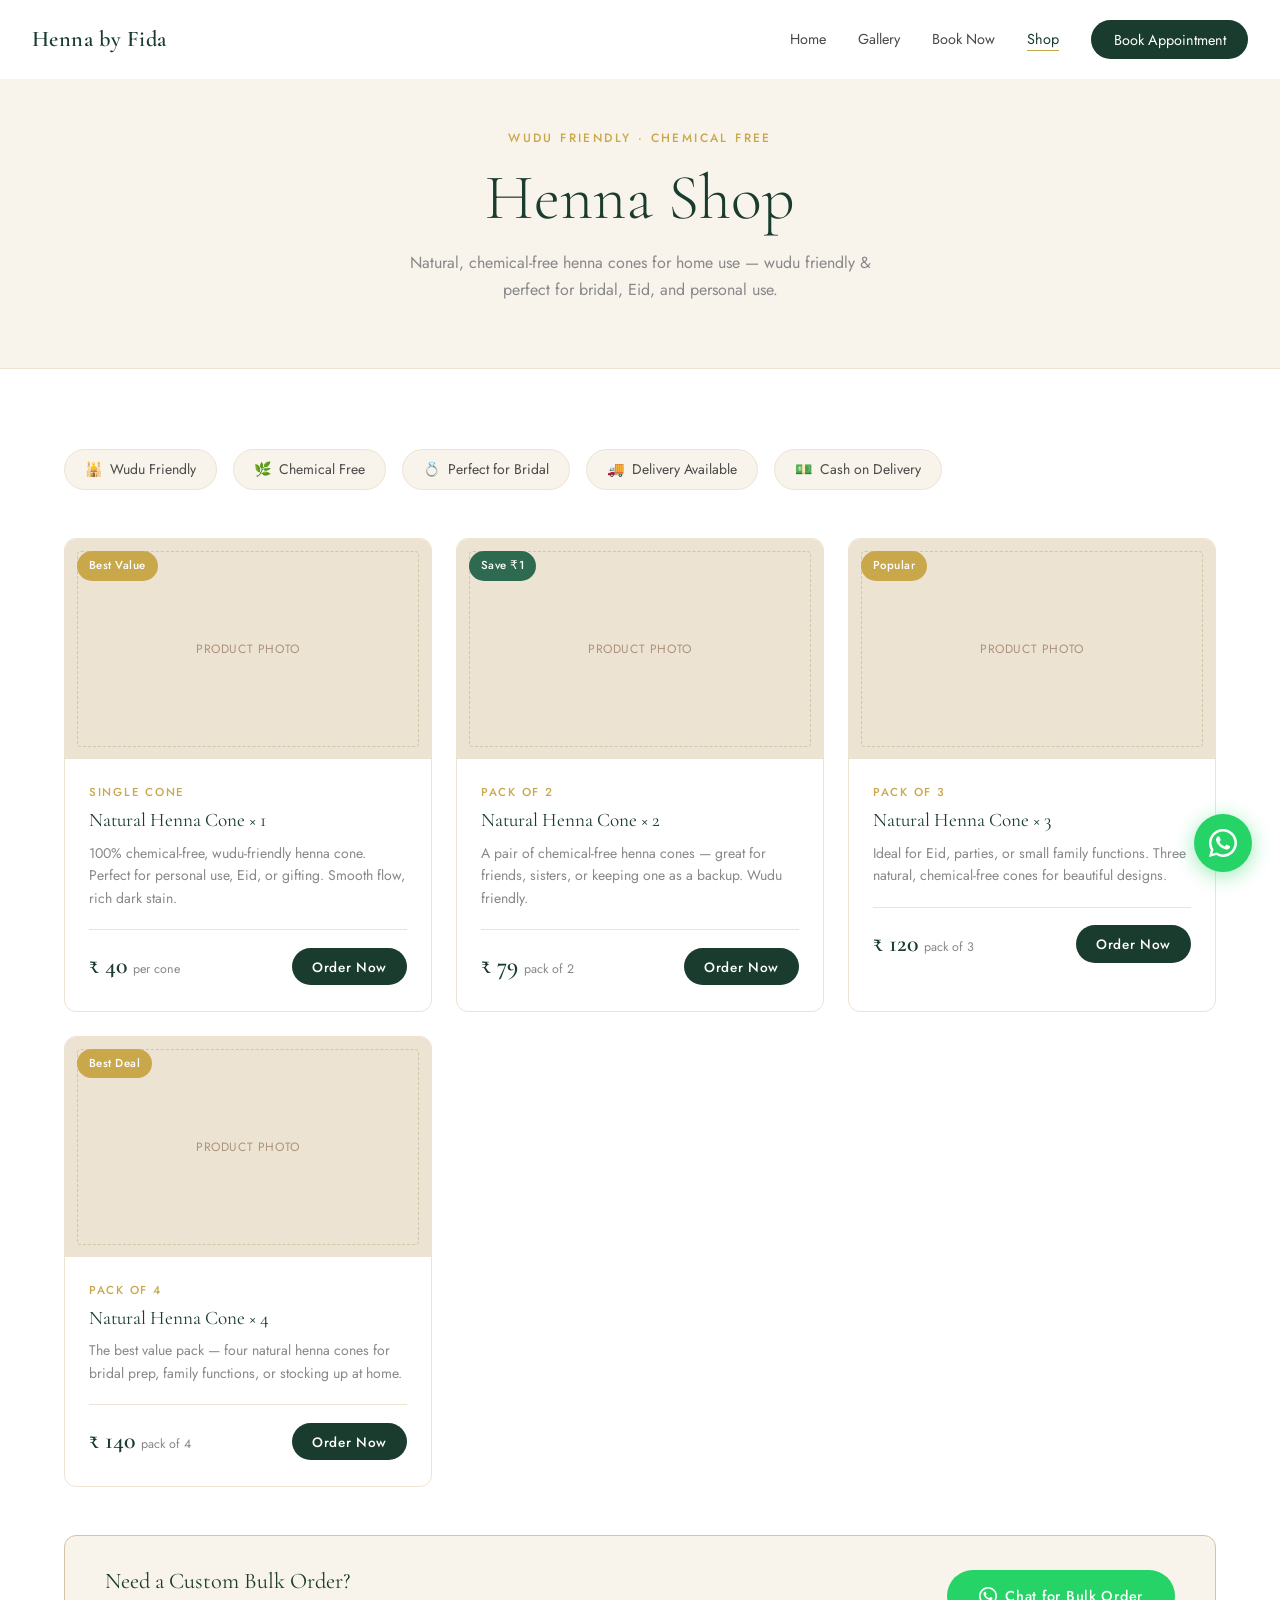
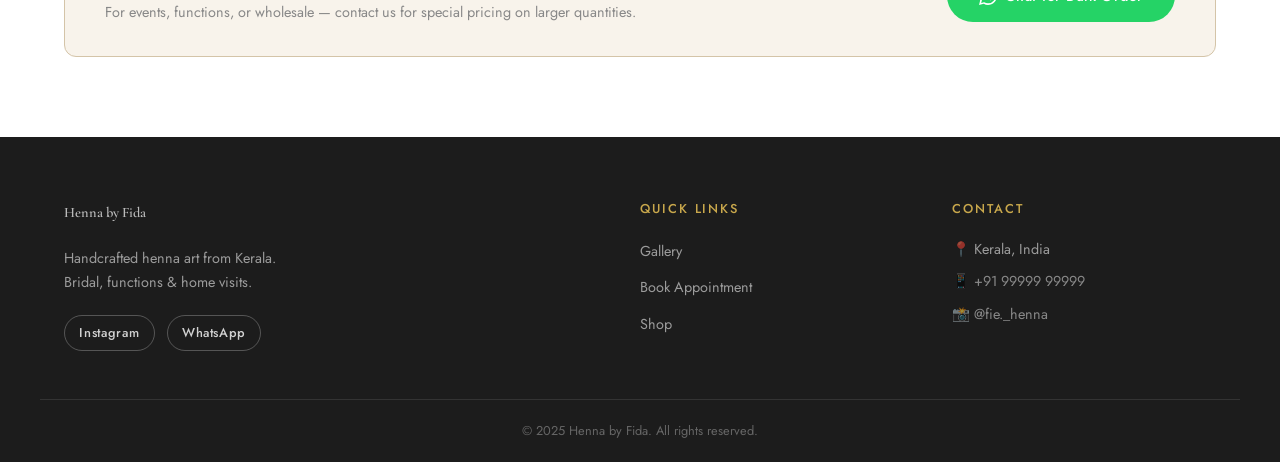
<file: shop.html>
<!DOCTYPE html>
<html lang="en">
<head>
  <meta charset="UTF-8" />
  <meta name="viewport" content="width=device-width, initial-scale=1.0" />
  <title>Shop — Henna by Fida</title>
  <link rel="stylesheet" href="style.css" />
  <link href="https://fonts.googleapis.com/css2?family=Cormorant+Garamond:ital,wght@0,300;0,400;0,600;1,300;1,400&family=Jost:wght@300;400;500&display=swap" rel="stylesheet" />
</head>
<body>

  <nav class="nav" id="navbar">
    <a href="index.html" class="nav-logo">Henna by Fida</a>
    <button class="nav-toggle" id="navToggle" aria-label="Toggle menu">
      <span></span><span></span><span></span>
    </button>
    <ul class="nav-links" id="navLinks">
      <li><a href="index.html">Home</a></li>
      <li><a href="gallery.html">Gallery</a></li>
      <li><a href="booking.html">Book Now</a></li>
      <li><a href="shop.html" class="active">Shop</a></li>
      <li><a href="booking.html" class="nav-cta">Book Appointment</a></li>
    </ul>
  </nav>

  <!-- PAGE HEADER -->
  <div class="page-header">
    <div class="container">
      <p class="section-label">Wudu Friendly · Chemical Free</p>
      <h1 class="page-title">Henna Shop</h1>
      <p class="page-sub">Natural, chemical-free henna cones for home use — wudu friendly & perfect for bridal, Eid, and personal use.</p>
    </div>
  </div>

  <!-- SHOP -->
  <section class="section shop-section">
    <div class="container">

      <!-- TRUST BADGES -->
      <div class="trust-badges">
        <div class="trust-badge"><span>🕌</span> Wudu Friendly</div>
        <div class="trust-badge"><span>🌿</span> Chemical Free</div>
        <div class="trust-badge"><span>💍</span> Perfect for Bridal</div>
        <div class="trust-badge"><span>🚚</span> Delivery Available</div>
        <div class="trust-badge"><span>💵</span> Cash on Delivery</div>
      </div>

      <!-- PRODUCTS GRID -->
      <div class="products-grid">

        <!-- Product 1 -->
        <div class="product-card">
          <div class="product-img">
            <div class="img-placeholder product-ph"><span>Product Photo</span></div>
            <div class="product-badge">Best Value</div>
          </div>
          <div class="product-info">
            <p class="product-category">Single Cone</p>
            <h3 class="product-name">Natural Henna Cone × 1</h3>
            <p class="product-desc">100% chemical-free, wudu-friendly henna cone. Perfect for personal use, Eid, or gifting. Smooth flow, rich dark stain.</p>
            <div class="product-footer">
              <div class="product-price">
                <span class="price-current">₹ 40</span>
                <span class="price-each">per cone</span>
              </div>
              <button class="btn btn-primary btn-sm" onclick="orderProduct('Natural Henna Cone × 1', '₹40 per cone')">Order Now</button>
            </div>
          </div>
        </div>

        <!-- Product 2 -->
        <div class="product-card">
          <div class="product-img">
            <div class="img-placeholder product-ph"><span>Product Photo</span></div>
            <div class="product-badge new">Save ₹1</div>
          </div>
          <div class="product-info">
            <p class="product-category">Pack of 2</p>
            <h3 class="product-name">Natural Henna Cone × 2</h3>
            <p class="product-desc">A pair of chemical-free henna cones — great for friends, sisters, or keeping one as a backup. Wudu friendly.</p>
            <div class="product-footer">
              <div class="product-price">
                <span class="price-current">₹ 79</span>
                <span class="price-each">pack of 2</span>
              </div>
              <button class="btn btn-primary btn-sm" onclick="orderProduct('Natural Henna Cone × 2', '₹79 for pack of 2')">Order Now</button>
            </div>
          </div>
        </div>

        <!-- Product 3 -->
        <div class="product-card">
          <div class="product-img">
            <div class="img-placeholder product-ph"><span>Product Photo</span></div>
            <div class="product-badge">Popular</div>
          </div>
          <div class="product-info">
            <p class="product-category">Pack of 3</p>
            <h3 class="product-name">Natural Henna Cone × 3</h3>
            <p class="product-desc">Ideal for Eid, parties, or small family functions. Three natural, chemical-free cones for beautiful designs.</p>
            <div class="product-footer">
              <div class="product-price">
                <span class="price-current">₹ 120</span>
                <span class="price-each">pack of 3</span>
              </div>
              <button class="btn btn-primary btn-sm" onclick="orderProduct('Natural Henna Cone × 3', '₹120 for pack of 3')">Order Now</button>
            </div>
          </div>
        </div>

        <!-- Product 4 -->
        <div class="product-card">
          <div class="product-img">
            <div class="img-placeholder product-ph"><span>Product Photo</span></div>
            <div class="product-badge">Best Deal</div>
          </div>
          <div class="product-info">
            <p class="product-category">Pack of 4</p>
            <h3 class="product-name">Natural Henna Cone × 4</h3>
            <p class="product-desc">The best value pack — four natural henna cones for bridal prep, family functions, or stocking up at home.</p>
            <div class="product-footer">
              <div class="product-price">
                <span class="price-current">₹ 140</span>
                <span class="price-each">pack of 4</span>
              </div>
              <button class="btn btn-primary btn-sm" onclick="orderProduct('Natural Henna Cone × 4', '₹140 for pack of 4')">Order Now</button>
            </div>
          </div>
        </div>

      </div>

      <!-- CUSTOM ORDER CTA -->
      <div class="custom-order-box">
        <div>
          <h3>Need a Custom Bulk Order?</h3>
          <p>For events, functions, or wholesale — contact us for special pricing on larger quantities.</p>
        </div>
        <a href="https://wa.me/919999999999?text=Hello!%20I%27d%20like%20to%20place%20a%20bulk%20order%20for%20henna%20products." target="_blank" class="btn btn-whatsapp">
          <svg viewBox="0 0 24 24" fill="white" width="18" height="18"><path d="M17.472 14.382c-.297-.149-1.758-.867-2.03-.967-.273-.099-.471-.148-.67.15-.197.297-.767.966-.94 1.164-.173.199-.347.223-.644.075-.297-.15-1.255-.463-2.39-1.475-.883-.788-1.48-1.761-1.653-2.059-.173-.297-.018-.458.13-.606.134-.133.298-.347.446-.52.149-.174.198-.298.298-.497.099-.198.05-.371-.025-.52-.075-.149-.669-1.612-.916-2.207-.242-.579-.487-.5-.669-.51-.173-.008-.371-.01-.57-.01-.198 0-.52.074-.792.372-.272.297-1.04 1.016-1.04 2.479 0 1.462 1.065 2.875 1.213 3.074.149.198 2.096 3.2 5.077 4.487.709.306 1.262.489 1.694.625.712.227 1.36.195 1.871.118.571-.085 1.758-.719 2.006-1.413.248-.694.248-1.289.173-1.413-.074-.124-.272-.198-.57-.347z"/><path d="M12 0C5.373 0 0 5.373 0 12c0 2.122.554 4.118 1.524 5.853L.057 23.98l6.305-1.653A11.954 11.954 0 0012 24c6.627 0 12-5.373 12-12S18.627 0 12 0zm0 21.818a9.818 9.818 0 01-5.015-1.371l-.36-.214-3.733.979.995-3.633-.236-.374A9.818 9.818 0 1112 21.818z"/></svg>
          Chat for Bulk Order
        </a>
      </div>

      <!-- ORDER MODAL -->
      <div class="modal-overlay" id="orderModal">
        <div class="modal-box">
          <button class="modal-close" id="modalClose">✕</button>
          <h3 class="modal-title">Place Your Order</h3>
          <p class="modal-product" id="modalProductName"></p>
          <form id="orderForm" class="order-form" novalidate>
            <div class="form-group">
              <label for="oName">Your Name *</label>
              <input type="text" id="oName" placeholder="Full name" required />
            </div>
            <div class="form-group">
              <label for="oPhone">Phone Number *</label>
              <input type="tel" id="oPhone" placeholder="+91 XXXXX XXXXX" required />
            </div>
            <div class="form-group">
              <label for="oAddress">Delivery Address *</label>
              <textarea id="oAddress" rows="2" placeholder="House no., street, city, pincode" required></textarea>
            </div>
            <div class="form-group">
              <label for="oQty">Quantity</label>
              <input type="number" id="oQty" value="1" min="1" />
            </div>
            <div class="form-group">
              <label for="oPayment">Payment Method</label>
              <select id="oPayment">
                <option value="Cash on Delivery">Cash on Delivery</option>
                <option value="UPI / Online Transfer">UPI / Online Transfer</option>
              </select>
            </div>
            <button type="submit" class="btn btn-whatsapp btn-block">
              <svg viewBox="0 0 24 24" fill="white" width="18" height="18"><path d="M17.472 14.382c-.297-.149-1.758-.867-2.03-.967-.273-.099-.471-.148-.67.15-.197.297-.767.966-.94 1.164-.173.199-.347.223-.644.075-.297-.15-1.255-.463-2.39-1.475-.883-.788-1.48-1.761-1.653-2.059-.173-.297-.018-.458.13-.606.134-.133.298-.347.446-.52.149-.174.198-.298.298-.497.099-.198.05-.371-.025-.52-.075-.149-.669-1.612-.916-2.207-.242-.579-.487-.5-.669-.51-.173-.008-.371-.01-.57-.01-.198 0-.52.074-.792.372-.272.297-1.04 1.016-1.04 2.479 0 1.462 1.065 2.875 1.213 3.074.149.198 2.096 3.2 5.077 4.487.709.306 1.262.489 1.694.625.712.227 1.36.195 1.871.118.571-.085 1.758-.719 2.006-1.413.248-.694.248-1.289.173-1.413-.074-.124-.272-.198-.57-.347z"/><path d="M12 0C5.373 0 0 5.373 0 12c0 2.122.554 4.118 1.524 5.853L.057 23.98l6.305-1.653A11.954 11.954 0 0012 24c6.627 0 12-5.373 12-12S18.627 0 12 0zm0 21.818a9.818 9.818 0 01-5.015-1.371l-.36-.214-3.733.979.995-3.633-.236-.374A9.818 9.818 0 1112 21.818z"/></svg>
              Confirm Order via WhatsApp
            </button>
          </form>
        </div>
      </div>

    </div>
  </section>

  <footer class="footer">
    <div class="container footer-inner">
      <div class="footer-brand">
        <p class="footer-logo">Henna by Fida</p>
        <p>Handcrafted henna art from Kerala.<br/>Bridal, functions & home visits.</p>
        <div class="footer-social">
          <a href="https://instagram.com" target="_blank" class="social-link">Instagram</a>
          <a href="https://wa.me/919999999999" target="_blank" class="social-link">WhatsApp</a>
        </div>
      </div>
      <div class="footer-links">
        <h4>Quick Links</h4>
        <ul>
          <li><a href="gallery.html">Gallery</a></li>
          <li><a href="booking.html">Book Appointment</a></li>
          <li><a href="shop.html">Shop</a></li>
        </ul>
      </div>
      <div class="footer-contact">
        <h4>Contact</h4>
        <p>📍 Kerala, India</p>
        <p>📱 <a href="https://wa.me/919999999999">+91 99999 99999</a></p>
        <p>📸 <a href="https://instagram.com" target="_blank">@fie._henna</a></p>
      </div>
    </div>
    <div class="footer-bottom">
      <p>© 2025 Henna by Fida. All rights reserved.</p>
    </div>
  </footer>

  <a href="https://wa.me/919999999999?text=Hello!%20I%27d%20like%20to%20order%20some%20henna%20products." target="_blank" class="wa-float" aria-label="Chat on WhatsApp">
    <svg viewBox="0 0 24 24" fill="white" width="28" height="28"><path d="M17.472 14.382c-.297-.149-1.758-.867-2.03-.967-.273-.099-.471-.148-.67.15-.197.297-.767.966-.94 1.164-.173.199-.347.223-.644.075-.297-.15-1.255-.463-2.39-1.475-.883-.788-1.48-1.761-1.653-2.059-.173-.297-.018-.458.13-.606.134-.133.298-.347.446-.52.149-.174.198-.298.298-.497.099-.198.05-.371-.025-.52-.075-.149-.669-1.612-.916-2.207-.242-.579-.487-.5-.669-.51-.173-.008-.371-.01-.57-.01-.198 0-.52.074-.792.372-.272.297-1.04 1.016-1.04 2.479 0 1.462 1.065 2.875 1.213 3.074.149.198 2.096 3.2 5.077 4.487.709.306 1.262.489 1.694.625.712.227 1.36.195 1.871.118.571-.085 1.758-.719 2.006-1.413.248-.694.248-1.289.173-1.413-.074-.124-.272-.198-.57-.347z"/><path d="M12 0C5.373 0 0 5.373 0 12c0 2.122.554 4.118 1.524 5.853L.057 23.98l6.305-1.653A11.954 11.954 0 0012 24c6.627 0 12-5.373 12-12S18.627 0 12 0zm0 21.818a9.818 9.818 0 01-5.015-1.371l-.36-.214-3.733.979.995-3.633-.236-.374A9.818 9.818 0 1112 21.818z"/></svg>
  </a>

  <script src="main.js"></script>
  <script>
    let currentProduct = '';
    function orderProduct(name, price) {
      currentProduct = name + ' (' + price + ')';
      document.getElementById('modalProductName').textContent = 'Ordering: ' + name + ' — ' + price;
      document.getElementById('orderModal').classList.add('active');
    }
    document.getElementById('modalClose').addEventListener('click', () => {
      document.getElementById('orderModal').classList.remove('active');
    });
    document.getElementById('orderModal').addEventListener('click', (e) => {
      if (e.target === document.getElementById('orderModal')) {
        document.getElementById('orderModal').classList.remove('active');
      }
    });
    document.getElementById('orderForm').addEventListener('submit', function(e) {
      e.preventDefault();
      const name = document.getElementById('oName').value.trim();
      const phone = document.getElementById('oPhone').value.trim();
      const address = document.getElementById('oAddress').value.trim();
      const qty = document.getElementById('oQty').value;
      const payment = document.getElementById('oPayment').value;
      if (!name || !phone || !address) {
        alert('Please fill in all required fields.');
        return;
      }
      const msg = `🛒 *NEW ORDER — Henna by Fida*\n\n` +
        `📦 Product: ${currentProduct}\n` +
        `🔢 Quantity: ${qty}\n` +
        `💳 Payment: ${payment}\n\n` +
        `👤 Name: ${name}\n` +
        `📱 Phone: ${phone}\n` +
        `🏠 Address: ${address}\n\n` +
        `Please confirm my order. Thank you!`;
      const waNumber = '919999999999';
      const waURL = `https://wa.me/${waNumber}?text=${encodeURIComponent(msg)}`;
      window.open(waURL, '_blank');
    });
  </script>
</body>
</html>
</file>
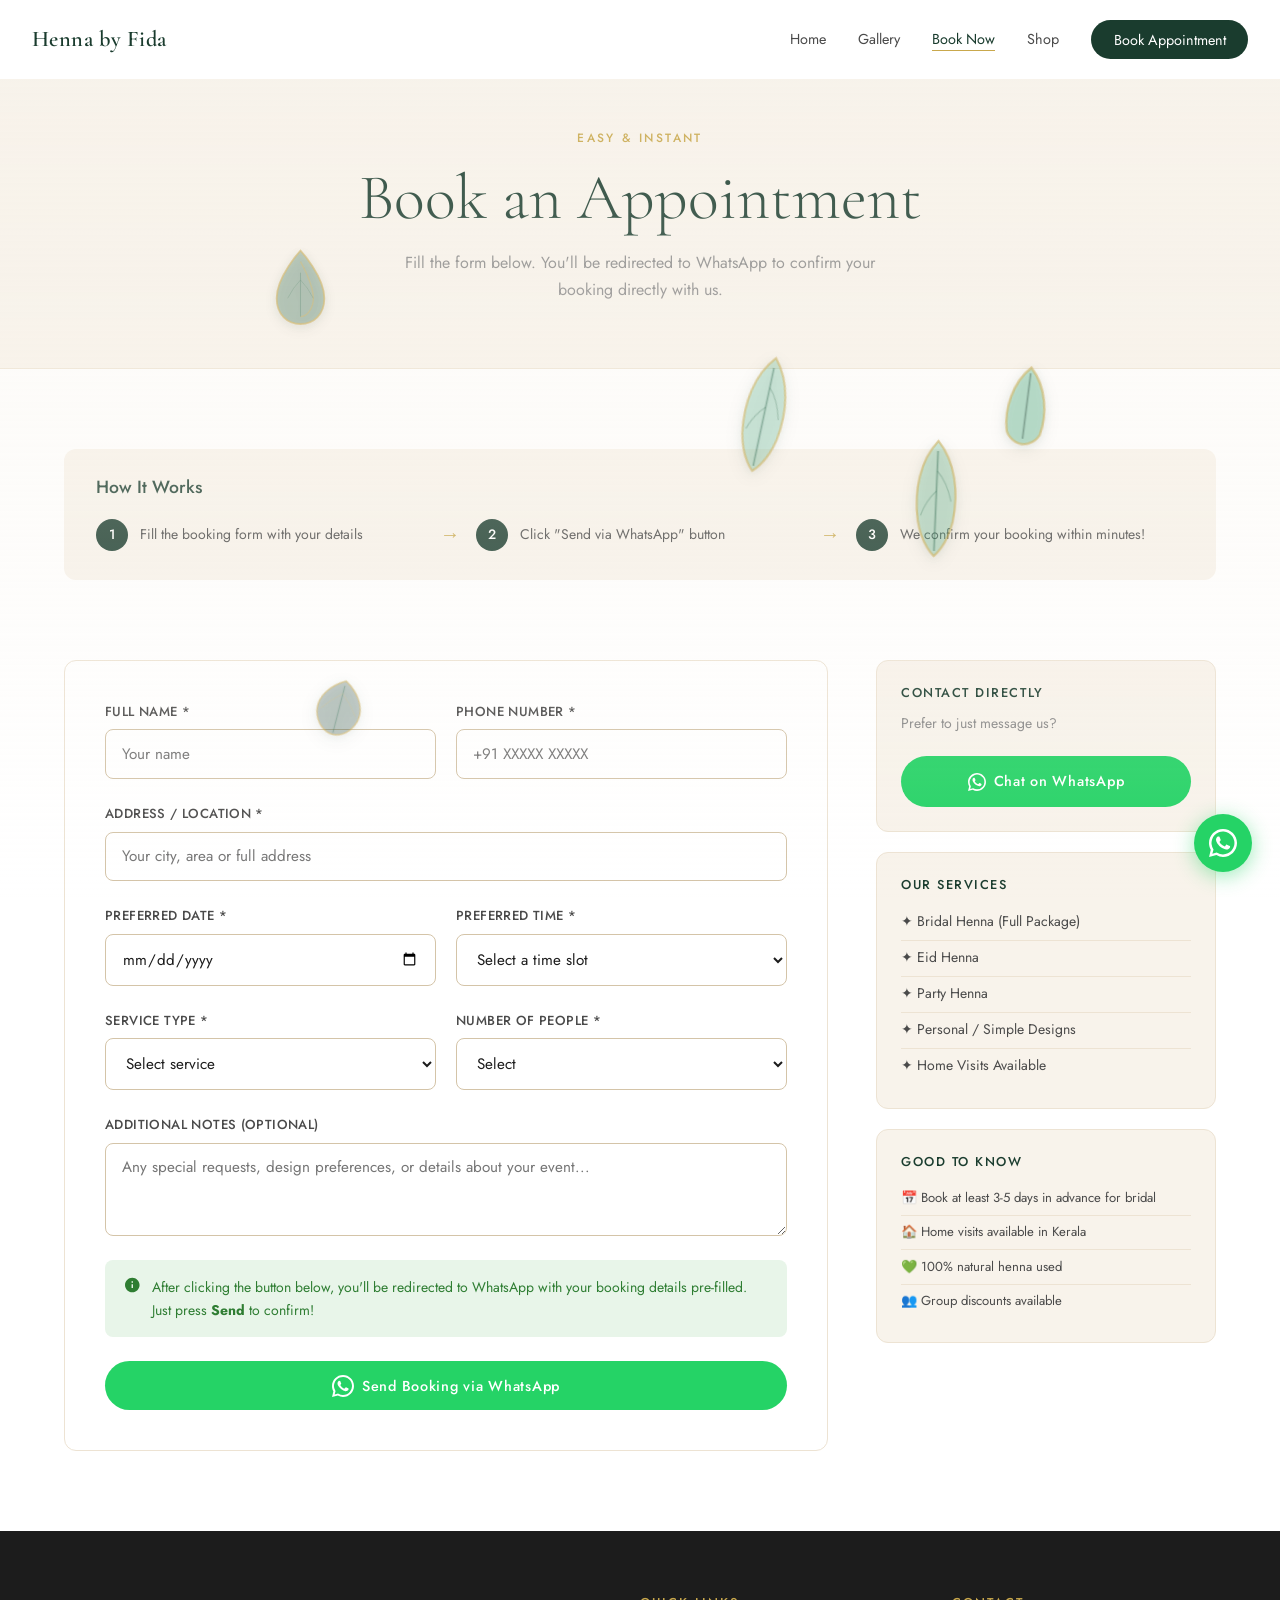
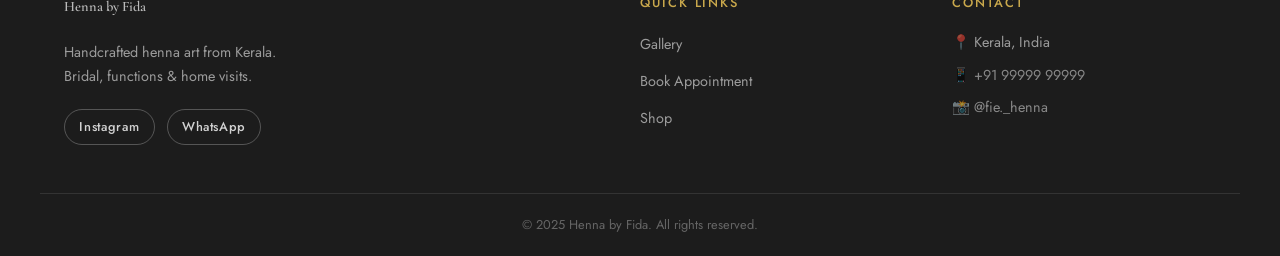
<file: Downloads/mehndi-website-updated/henna-website/booking.html>
<!DOCTYPE html>
<html lang="en">
<head>
  <meta charset="UTF-8" />
  <meta name="viewport" content="width=device-width, initial-scale=1.0" />
  <title>Book Appointment — Henna by Fida</title>
  <link rel="stylesheet" href="style.css" />
  <link href="https://fonts.googleapis.com/css2?family=Cormorant+Garamond:ital,wght@0,300;0,400;0,600;1,300;1,400&family=Jost:wght@300;400;500&display=swap" rel="stylesheet" />
</head>
<body>

  <nav class="nav" id="navbar">
    <a href="index.html" class="nav-logo">Henna by Fida</a>
    <button class="nav-toggle" id="navToggle" aria-label="Toggle menu">
      <span></span><span></span><span></span>
    </button>
    <ul class="nav-links" id="navLinks">
      <li><a href="index.html">Home</a></li>
      <li><a href="gallery.html">Gallery</a></li>
      <li><a href="booking.html" class="active">Book Now</a></li>
      <li><a href="shop.html">Shop</a></li>
      <li><a href="booking.html" class="nav-cta">Book Appointment</a></li>
    </ul>
  </nav>

  <!-- HENNA LEAVES BACKGROUND -->
  <div class="henna-leaves-bg"></div>

  <!-- PAGE HEADER -->
  <div class="page-header">
    <div class="container">
      <p class="section-label">Easy & Instant</p>
      <h1 class="page-title">Book an Appointment</h1>
      <p class="page-sub">Fill the form below. You'll be redirected to WhatsApp to confirm your booking directly with us.</p>
    </div>
  </div>

  <!-- BOOKING SECTION -->
  <section class="section booking-section">
    <div class="container booking-container">

      <!-- HOW IT WORKS -->
      <div class="how-it-works">
        <h3>How It Works</h3>
        <div class="steps">
          <div class="step">
            <div class="step-num">1</div>
            <p>Fill the booking form with your details</p>
          </div>
          <div class="step-arrow">→</div>
          <div class="step">
            <div class="step-num">2</div>
            <p>Click "Send via WhatsApp" button</p>
          </div>
          <div class="step-arrow">→</div>
          <div class="step">
            <div class="step-num">3</div>
            <p>We confirm your booking within minutes!</p>
          </div>
        </div>
      </div>

      <!-- FORM -->
      <div class="booking-form-wrap">
        <form id="bookingForm" class="booking-form" novalidate>

          <div class="form-grid">
            <div class="form-group">
              <label for="name">Full Name *</label>
              <input type="text" id="name" name="name" placeholder="Your name" required />
            </div>
            <div class="form-group">
              <label for="phone">Phone Number *</label>
              <input type="tel" id="phone" name="phone" placeholder="+91 XXXXX XXXXX" required />
            </div>
          </div>

          <div class="form-group">
            <label for="address">Address / Location *</label>
            <input type="text" id="address" name="address" placeholder="Your city, area or full address" required />
          </div>

          <div class="form-grid">
            <div class="form-group">
              <label for="date">Preferred Date *</label>
              <input type="date" id="date" name="date" required />
            </div>
            <div class="form-group">
              <label for="time">Preferred Time *</label>
              <select id="time" name="time" required>
                <option value="">Select a time slot</option>
                <option value="Morning (9am - 12pm)">Morning (9am – 12pm)</option>
                <option value="Afternoon (12pm - 3pm)">Afternoon (12pm – 3pm)</option>
                <option value="Evening (3pm - 6pm)">Evening (3pm – 6pm)</option>
                <option value="Late Evening (6pm - 9pm)">Late Evening (6pm – 9pm)</option>
              </select>
            </div>
          </div>

          <div class="form-grid">
            <div class="form-group">
              <label for="service">Service Type *</label>
              <select id="service" name="service" required>
                <option value="">Select service</option>
                <option value="Bridal Henna (Full Package)">Bridal Henna (Full Package)</option>
                <option value="Bridal Henna (Hands only)">Bridal Henna (Hands only)</option>
                <option value="Bridal Henna (Hands + Feet)">Bridal Henna (Hands + Feet)</option>
                <option value="Eid Henna">Eid Henna</option>
                <option value="Party Henna">Party Henna</option>
                <option value="Personal / Simple Design">Personal / Simple Design</option>
                <option value="Other">Other</option>
              </select>
            </div>
            <div class="form-group">
              <label for="people">Number of People *</label>
              <select id="people" name="people" required>
                <option value="">Select</option>
                <option value="1 person">1 person</option>
                <option value="2 people">2 people</option>
                <option value="3-5 people">3–5 people</option>
                <option value="6-10 people">6–10 people</option>
                <option value="More than 10">More than 10</option>
              </select>
            </div>
          </div>

          <div class="form-group">
            <label for="notes">Additional Notes (optional)</label>
            <textarea id="notes" name="notes" rows="3" placeholder="Any special requests, design preferences, or details about your event..."></textarea>
          </div>

          <div class="form-notice">
            <svg viewBox="0 0 20 20" fill="#2e7d32" width="18" height="18"><path d="M10 0C4.477 0 0 4.477 0 10s4.477 10 10 10 10-4.477 10-10S15.523 0 10 0zm1 14H9V9h2v5zm0-7H9V5h2v2z"/></svg>
            <p>After clicking the button below, you'll be redirected to WhatsApp with your booking details pre-filled. Just press <strong>Send</strong> to confirm!</p>
          </div>

          <button type="submit" class="btn btn-whatsapp btn-block">
            <svg viewBox="0 0 24 24" fill="white" width="22" height="22"><path d="M17.472 14.382c-.297-.149-1.758-.867-2.03-.967-.273-.099-.471-.148-.67.15-.197.297-.767.966-.94 1.164-.173.199-.347.223-.644.075-.297-.15-1.255-.463-2.39-1.475-.883-.788-1.48-1.761-1.653-2.059-.173-.297-.018-.458.13-.606.134-.133.298-.347.446-.52.149-.174.198-.298.298-.497.099-.198.05-.371-.025-.52-.075-.149-.669-1.612-.916-2.207-.242-.579-.487-.5-.669-.51-.173-.008-.371-.01-.57-.01-.198 0-.52.074-.792.372-.272.297-1.04 1.016-1.04 2.479 0 1.462 1.065 2.875 1.213 3.074.149.198 2.096 3.2 5.077 4.487.709.306 1.262.489 1.694.625.712.227 1.36.195 1.871.118.571-.085 1.758-.719 2.006-1.413.248-.694.248-1.289.173-1.413-.074-.124-.272-.198-.57-.347z"/><path d="M12 0C5.373 0 0 5.373 0 12c0 2.122.554 4.118 1.524 5.853L.057 23.98l6.305-1.653A11.954 11.954 0 0012 24c6.627 0 12-5.373 12-12S18.627 0 12 0zm0 21.818a9.818 9.818 0 01-5.015-1.371l-.36-.214-3.733.979.995-3.633-.236-.374A9.818 9.818 0 1112 21.818z"/></svg>
            Send Booking via WhatsApp
          </button>
        </form>
      </div>

      <!-- SIDEBAR -->
      <div class="booking-sidebar">
        <div class="sidebar-card">
          <h4>Contact Directly</h4>
          <p>Prefer to just message us?</p>
          <a href="https://wa.me/919999999999" target="_blank" class="btn btn-whatsapp" style="width:100%;justify-content:center;margin-top:0.75rem">
            <svg viewBox="0 0 24 24" fill="white" width="18" height="18"><path d="M17.472 14.382c-.297-.149-1.758-.867-2.03-.967-.273-.099-.471-.148-.67.15-.197.297-.767.966-.94 1.164-.173.199-.347.223-.644.075-.297-.15-1.255-.463-2.39-1.475-.883-.788-1.48-1.761-1.653-2.059-.173-.297-.018-.458.13-.606.134-.133.298-.347.446-.52.149-.174.198-.298.298-.497.099-.198.05-.371-.025-.52-.075-.149-.669-1.612-.916-2.207-.242-.579-.487-.5-.669-.51-.173-.008-.371-.01-.57-.01-.198 0-.52.074-.792.372-.272.297-1.04 1.016-1.04 2.479 0 1.462 1.065 2.875 1.213 3.074.149.198 2.096 3.2 5.077 4.487.709.306 1.262.489 1.694.625.712.227 1.36.195 1.871.118.571-.085 1.758-.719 2.006-1.413.248-.694.248-1.289.173-1.413-.074-.124-.272-.198-.57-.347z"/><path d="M12 0C5.373 0 0 5.373 0 12c0 2.122.554 4.118 1.524 5.853L.057 23.98l6.305-1.653A11.954 11.954 0 0012 24c6.627 0 12-5.373 12-12S18.627 0 12 0zm0 21.818a9.818 9.818 0 01-5.015-1.371l-.36-.214-3.733.979.995-3.633-.236-.374A9.818 9.818 0 1112 21.818z"/></svg>
            Chat on WhatsApp
          </a>
        </div>

        <div class="sidebar-card">
          <h4>Our Services</h4>
          <ul class="sidebar-list">
            <li>✦ Bridal Henna (Full Package)</li>
            <li>✦ Eid Henna</li>
            <li>✦ Party Henna</li>
            <li>✦ Personal / Simple Designs</li>
            <li>✦ Home Visits Available</li>
          </ul>
        </div>

        <div class="sidebar-card">
          <h4>Good to Know</h4>
          <ul class="sidebar-list small">
            <li>📅 Book at least 3-5 days in advance for bridal</li>
            <li>🏠 Home visits available in Kerala</li>
            <li>💚 100% natural henna used</li>
            <li>👥 Group discounts available</li>
          </ul>
        </div>
      </div>

    </div>
  </section>

  <footer class="footer">
    <div class="container footer-inner">
      <div class="footer-brand">
        <p class="footer-logo">Henna by Fida</p>
        <p>Handcrafted henna art from Kerala.<br/>Bridal, functions & home visits.</p>
        <div class="footer-social">
          <a href="https://instagram.com" target="_blank" class="social-link">Instagram</a>
          <a href="https://wa.me/919999999999" target="_blank" class="social-link">WhatsApp</a>
        </div>
      </div>
      <div class="footer-links">
        <h4>Quick Links</h4>
        <ul>
          <li><a href="gallery.html">Gallery</a></li>
          <li><a href="booking.html">Book Appointment</a></li>
          <li><a href="shop.html">Shop</a></li>
        </ul>
      </div>
      <div class="footer-contact">
        <h4>Contact</h4>
        <p>📍 Kerala, India</p>
        <p>📱 <a href="https://wa.me/919999999999">+91 99999 99999</a></p>
        <p>📸 <a href="https://instagram.com" target="_blank">@fie._henna</a></p>
      </div>
    </div>
    <div class="footer-bottom">
      <p>© 2025 Henna by Fida. All rights reserved.</p>
    </div>
  </footer>

  <a href="https://wa.me/919999999999?text=Hello!%20I%20want%20to%20book%20a%20henna%20appointment." target="_blank" class="wa-float" aria-label="Chat on WhatsApp">
    <svg viewBox="0 0 24 24" fill="white" width="28" height="28"><path d="M17.472 14.382c-.297-.149-1.758-.867-2.03-.967-.273-.099-.471-.148-.67.15-.197.297-.767.966-.94 1.164-.173.199-.347.223-.644.075-.297-.15-1.255-.463-2.39-1.475-.883-.788-1.48-1.761-1.653-2.059-.173-.297-.018-.458.13-.606.134-.133.298-.347.446-.52.149-.174.198-.298.298-.497.099-.198.05-.371-.025-.52-.075-.149-.669-1.612-.916-2.207-.242-.579-.487-.5-.669-.51-.173-.008-.371-.01-.57-.01-.198 0-.52.074-.792.372-.272.297-1.04 1.016-1.04 2.479 0 1.462 1.065 2.875 1.213 3.074.149.198 2.096 3.2 5.077 4.487.709.306 1.262.489 1.694.625.712.227 1.36.195 1.871.118.571-.085 1.758-.719 2.006-1.413.248-.694.248-1.289.173-1.413-.074-.124-.272-.198-.57-.347z"/><path d="M12 0C5.373 0 0 5.373 0 12c0 2.122.554 4.118 1.524 5.853L.057 23.98l6.305-1.653A11.954 11.954 0 0012 24c6.627 0 12-5.373 12-12S18.627 0 12 0zm0 21.818a9.818 9.818 0 01-5.015-1.371l-.36-.214-3.733.979.995-3.633-.236-.374A9.818 9.818 0 1112 21.818z"/></svg>
  </a>

  <script src="main.js"></script>
</body>
</html>
</file>
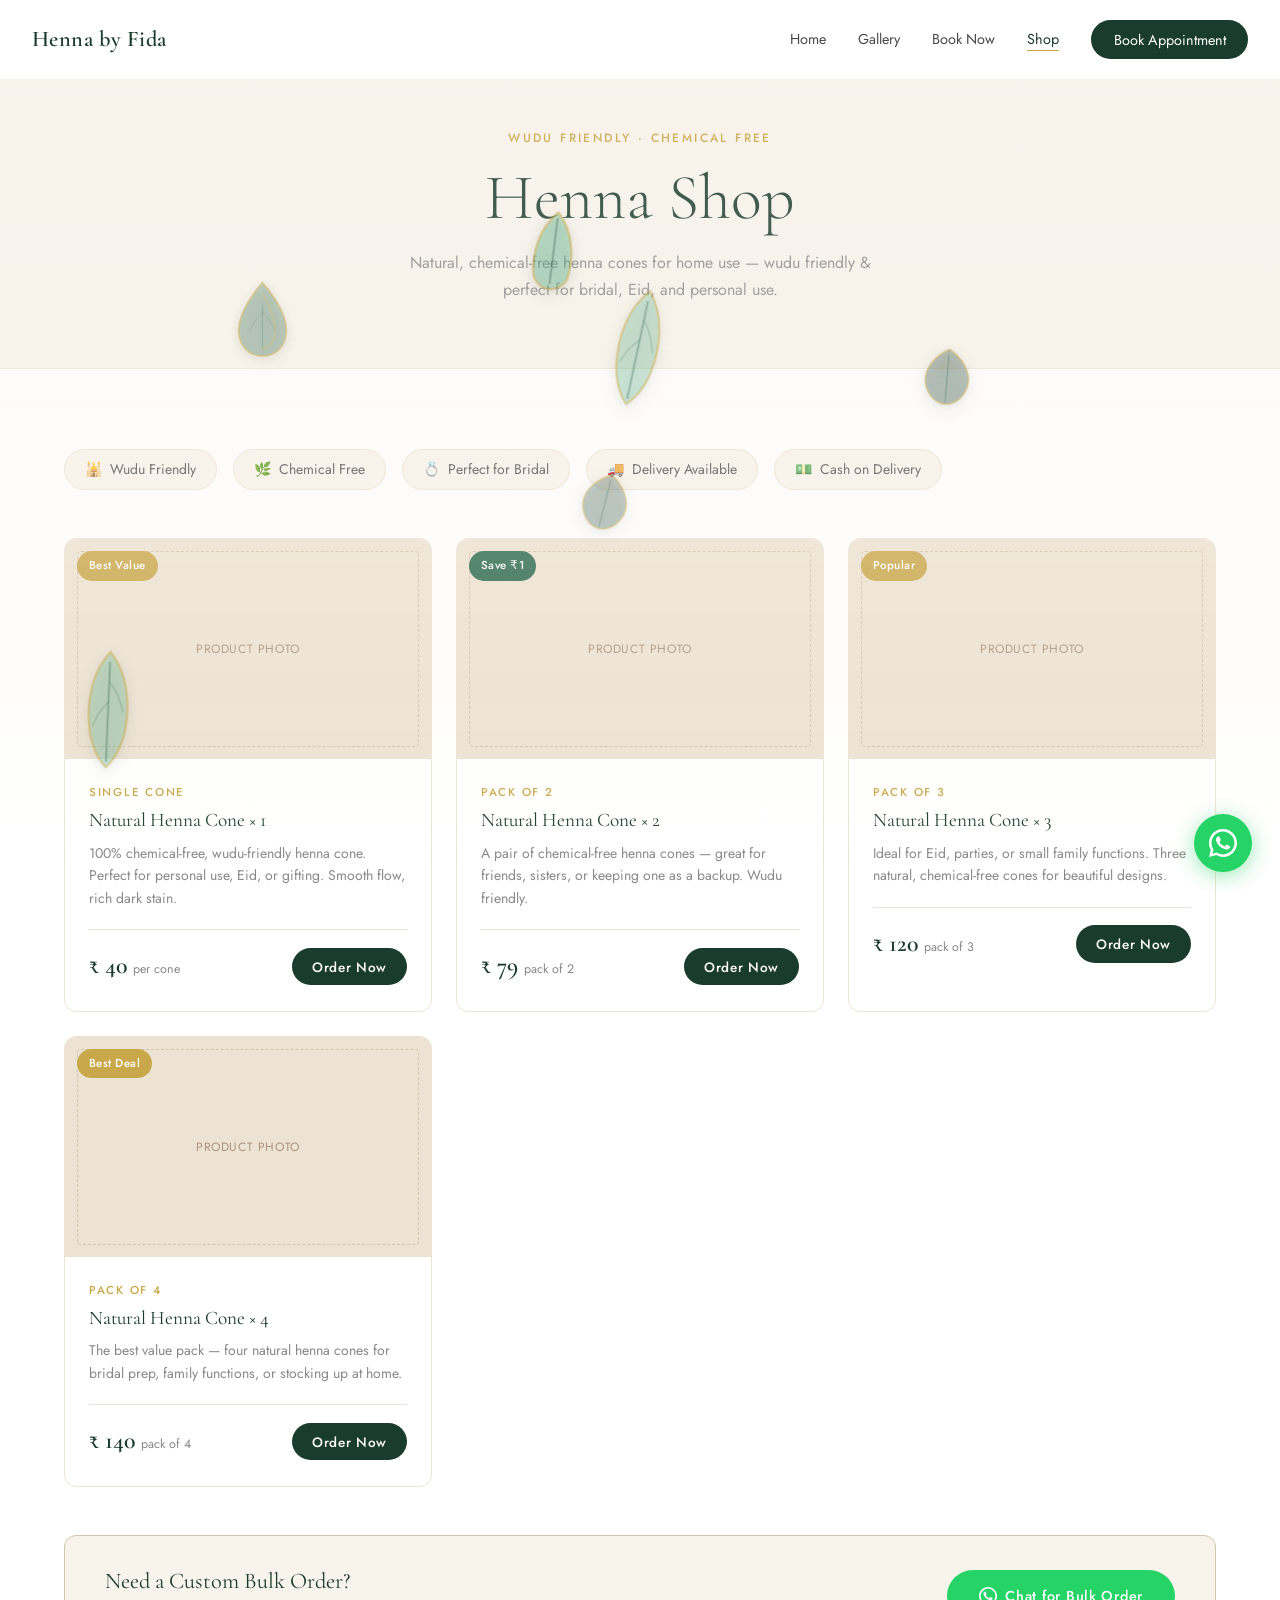
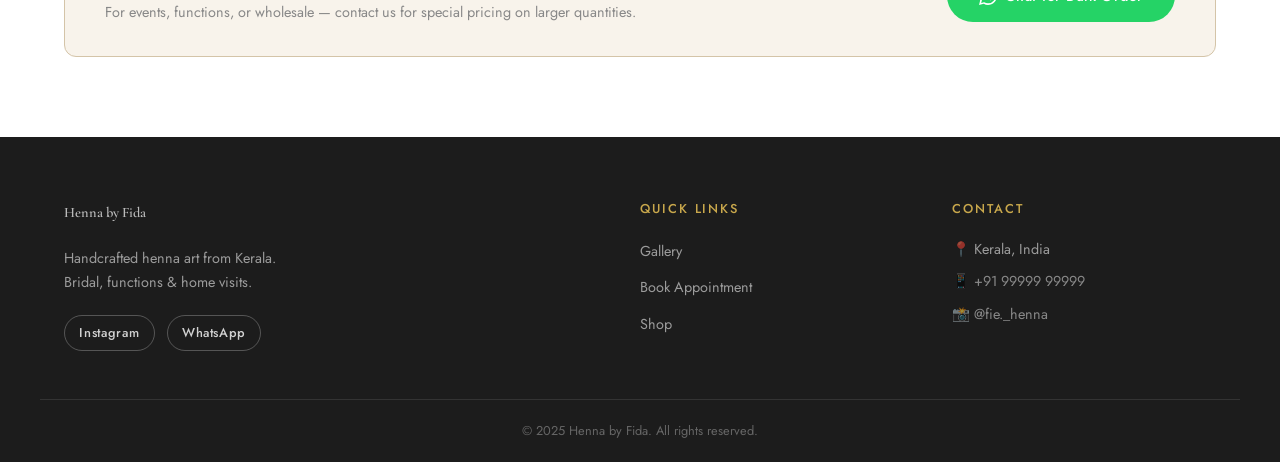
<file: Downloads/mehndi-website-updated/henna-website/shop.html>
<!DOCTYPE html>
<html lang="en">
<head>
  <meta charset="UTF-8" />
  <meta name="viewport" content="width=device-width, initial-scale=1.0" />
  <title>Shop — Henna by Fida</title>
  <link rel="stylesheet" href="style.css" />
  <link href="https://fonts.googleapis.com/css2?family=Cormorant+Garamond:ital,wght@0,300;0,400;0,600;1,300;1,400&family=Jost:wght@300;400;500&display=swap" rel="stylesheet" />
</head>
<body>

  <nav class="nav" id="navbar">
    <a href="index.html" class="nav-logo">Henna by Fida</a>
    <button class="nav-toggle" id="navToggle" aria-label="Toggle menu">
      <span></span><span></span><span></span>
    </button>
    <ul class="nav-links" id="navLinks">
      <li><a href="index.html">Home</a></li>
      <li><a href="gallery.html">Gallery</a></li>
      <li><a href="booking.html">Book Now</a></li>
      <li><a href="shop.html" class="active">Shop</a></li>
      <li><a href="booking.html" class="nav-cta">Book Appointment</a></li>
    </ul>
  </nav>

  <!-- HENNA LEAVES BACKGROUND -->
  <div class="henna-leaves-bg"></div>

  <!-- PAGE HEADER -->
  <div class="page-header">
    <div class="container">
      <p class="section-label">Wudu Friendly · Chemical Free</p>
      <h1 class="page-title">Henna Shop</h1>
      <p class="page-sub">Natural, chemical-free henna cones for home use — wudu friendly & perfect for bridal, Eid, and personal use.</p>
    </div>
  </div>

  <!-- SHOP -->
  <section class="section shop-section">
    <div class="container">

      <!-- TRUST BADGES -->
      <div class="trust-badges">
        <div class="trust-badge"><span>🕌</span> Wudu Friendly</div>
        <div class="trust-badge"><span>🌿</span> Chemical Free</div>
        <div class="trust-badge"><span>💍</span> Perfect for Bridal</div>
        <div class="trust-badge"><span>🚚</span> Delivery Available</div>
        <div class="trust-badge"><span>💵</span> Cash on Delivery</div>
      </div>

      <!-- PRODUCTS GRID -->
      <div class="products-grid">

        <!-- Product 1 -->
        <div class="product-card">
          <div class="product-img">
            <div class="img-placeholder product-ph"><span>Product Photo</span></div>
            <div class="product-badge">Best Value</div>
          </div>
          <div class="product-info">
            <p class="product-category">Single Cone</p>
            <h3 class="product-name">Natural Henna Cone × 1</h3>
            <p class="product-desc">100% chemical-free, wudu-friendly henna cone. Perfect for personal use, Eid, or gifting. Smooth flow, rich dark stain.</p>
            <div class="product-footer">
              <div class="product-price">
                <span class="price-current">₹ 40</span>
                <span class="price-each">per cone</span>
              </div>
              <button class="btn btn-primary btn-sm" onclick="orderProduct('Natural Henna Cone × 1', '₹40 per cone')">Order Now</button>
            </div>
          </div>
        </div>

        <!-- Product 2 -->
        <div class="product-card">
          <div class="product-img">
            <div class="img-placeholder product-ph"><span>Product Photo</span></div>
            <div class="product-badge new">Save ₹1</div>
          </div>
          <div class="product-info">
            <p class="product-category">Pack of 2</p>
            <h3 class="product-name">Natural Henna Cone × 2</h3>
            <p class="product-desc">A pair of chemical-free henna cones — great for friends, sisters, or keeping one as a backup. Wudu friendly.</p>
            <div class="product-footer">
              <div class="product-price">
                <span class="price-current">₹ 79</span>
                <span class="price-each">pack of 2</span>
              </div>
              <button class="btn btn-primary btn-sm" onclick="orderProduct('Natural Henna Cone × 2', '₹79 for pack of 2')">Order Now</button>
            </div>
          </div>
        </div>

        <!-- Product 3 -->
        <div class="product-card">
          <div class="product-img">
            <div class="img-placeholder product-ph"><span>Product Photo</span></div>
            <div class="product-badge">Popular</div>
          </div>
          <div class="product-info">
            <p class="product-category">Pack of 3</p>
            <h3 class="product-name">Natural Henna Cone × 3</h3>
            <p class="product-desc">Ideal for Eid, parties, or small family functions. Three natural, chemical-free cones for beautiful designs.</p>
            <div class="product-footer">
              <div class="product-price">
                <span class="price-current">₹ 120</span>
                <span class="price-each">pack of 3</span>
              </div>
              <button class="btn btn-primary btn-sm" onclick="orderProduct('Natural Henna Cone × 3', '₹120 for pack of 3')">Order Now</button>
            </div>
          </div>
        </div>

        <!-- Product 4 -->
        <div class="product-card">
          <div class="product-img">
            <div class="img-placeholder product-ph"><span>Product Photo</span></div>
            <div class="product-badge">Best Deal</div>
          </div>
          <div class="product-info">
            <p class="product-category">Pack of 4</p>
            <h3 class="product-name">Natural Henna Cone × 4</h3>
            <p class="product-desc">The best value pack — four natural henna cones for bridal prep, family functions, or stocking up at home.</p>
            <div class="product-footer">
              <div class="product-price">
                <span class="price-current">₹ 140</span>
                <span class="price-each">pack of 4</span>
              </div>
              <button class="btn btn-primary btn-sm" onclick="orderProduct('Natural Henna Cone × 4', '₹140 for pack of 4')">Order Now</button>
            </div>
          </div>
        </div>

      </div>

      <!-- CUSTOM ORDER CTA -->
      <div class="custom-order-box">
        <div>
          <h3>Need a Custom Bulk Order?</h3>
          <p>For events, functions, or wholesale — contact us for special pricing on larger quantities.</p>
        </div>
        <a href="https://wa.me/919999999999?text=Hello!%20I%27d%20like%20to%20place%20a%20bulk%20order%20for%20henna%20products." target="_blank" class="btn btn-whatsapp">
          <svg viewBox="0 0 24 24" fill="white" width="18" height="18"><path d="M17.472 14.382c-.297-.149-1.758-.867-2.03-.967-.273-.099-.471-.148-.67.15-.197.297-.767.966-.94 1.164-.173.199-.347.223-.644.075-.297-.15-1.255-.463-2.39-1.475-.883-.788-1.48-1.761-1.653-2.059-.173-.297-.018-.458.13-.606.134-.133.298-.347.446-.52.149-.174.198-.298.298-.497.099-.198.05-.371-.025-.52-.075-.149-.669-1.612-.916-2.207-.242-.579-.487-.5-.669-.51-.173-.008-.371-.01-.57-.01-.198 0-.52.074-.792.372-.272.297-1.04 1.016-1.04 2.479 0 1.462 1.065 2.875 1.213 3.074.149.198 2.096 3.2 5.077 4.487.709.306 1.262.489 1.694.625.712.227 1.36.195 1.871.118.571-.085 1.758-.719 2.006-1.413.248-.694.248-1.289.173-1.413-.074-.124-.272-.198-.57-.347z"/><path d="M12 0C5.373 0 0 5.373 0 12c0 2.122.554 4.118 1.524 5.853L.057 23.98l6.305-1.653A11.954 11.954 0 0012 24c6.627 0 12-5.373 12-12S18.627 0 12 0zm0 21.818a9.818 9.818 0 01-5.015-1.371l-.36-.214-3.733.979.995-3.633-.236-.374A9.818 9.818 0 1112 21.818z"/></svg>
          Chat for Bulk Order
        </a>
      </div>

      <!-- ORDER MODAL -->
      <div class="modal-overlay" id="orderModal">
        <div class="modal-box">
          <button class="modal-close" id="modalClose">✕</button>
          <h3 class="modal-title">Place Your Order</h3>
          <p class="modal-product" id="modalProductName"></p>
          <form id="orderForm" class="order-form" novalidate>
            <div class="form-group">
              <label for="oName">Your Name *</label>
              <input type="text" id="oName" placeholder="Full name" required />
            </div>
            <div class="form-group">
              <label for="oPhone">Phone Number *</label>
              <input type="tel" id="oPhone" placeholder="+91 XXXXX XXXXX" required />
            </div>
            <div class="form-group">
              <label for="oAddress">Delivery Address *</label>
              <textarea id="oAddress" rows="2" placeholder="House no., street, city, pincode" required></textarea>
            </div>
            <div class="form-group">
              <label for="oQty">Quantity</label>
              <input type="number" id="oQty" value="1" min="1" />
            </div>
            <div class="form-group">
              <label for="oPayment">Payment Method</label>
              <select id="oPayment">
                <option value="Cash on Delivery">Cash on Delivery</option>
                <option value="UPI / Online Transfer">UPI / Online Transfer</option>
              </select>
            </div>
            <button type="submit" class="btn btn-whatsapp btn-block">
              <svg viewBox="0 0 24 24" fill="white" width="18" height="18"><path d="M17.472 14.382c-.297-.149-1.758-.867-2.03-.967-.273-.099-.471-.148-.67.15-.197.297-.767.966-.94 1.164-.173.199-.347.223-.644.075-.297-.15-1.255-.463-2.39-1.475-.883-.788-1.48-1.761-1.653-2.059-.173-.297-.018-.458.13-.606.134-.133.298-.347.446-.52.149-.174.198-.298.298-.497.099-.198.05-.371-.025-.52-.075-.149-.669-1.612-.916-2.207-.242-.579-.487-.5-.669-.51-.173-.008-.371-.01-.57-.01-.198 0-.52.074-.792.372-.272.297-1.04 1.016-1.04 2.479 0 1.462 1.065 2.875 1.213 3.074.149.198 2.096 3.2 5.077 4.487.709.306 1.262.489 1.694.625.712.227 1.36.195 1.871.118.571-.085 1.758-.719 2.006-1.413.248-.694.248-1.289.173-1.413-.074-.124-.272-.198-.57-.347z"/><path d="M12 0C5.373 0 0 5.373 0 12c0 2.122.554 4.118 1.524 5.853L.057 23.98l6.305-1.653A11.954 11.954 0 0012 24c6.627 0 12-5.373 12-12S18.627 0 12 0zm0 21.818a9.818 9.818 0 01-5.015-1.371l-.36-.214-3.733.979.995-3.633-.236-.374A9.818 9.818 0 1112 21.818z"/></svg>
              Confirm Order via WhatsApp
            </button>
          </form>
        </div>
      </div>

    </div>
  </section>

  <footer class="footer">
    <div class="container footer-inner">
      <div class="footer-brand">
        <p class="footer-logo">Henna by Fida</p>
        <p>Handcrafted henna art from Kerala.<br/>Bridal, functions & home visits.</p>
        <div class="footer-social">
          <a href="https://instagram.com" target="_blank" class="social-link">Instagram</a>
          <a href="https://wa.me/919999999999" target="_blank" class="social-link">WhatsApp</a>
        </div>
      </div>
      <div class="footer-links">
        <h4>Quick Links</h4>
        <ul>
          <li><a href="gallery.html">Gallery</a></li>
          <li><a href="booking.html">Book Appointment</a></li>
          <li><a href="shop.html">Shop</a></li>
        </ul>
      </div>
      <div class="footer-contact">
        <h4>Contact</h4>
        <p>📍 Kerala, India</p>
        <p>📱 <a href="https://wa.me/919999999999">+91 99999 99999</a></p>
        <p>📸 <a href="https://instagram.com" target="_blank">@fie._henna</a></p>
      </div>
    </div>
    <div class="footer-bottom">
      <p>© 2025 Henna by Fida. All rights reserved.</p>
    </div>
  </footer>

  <a href="https://wa.me/919999999999?text=Hello!%20I%27d%20like%20to%20order%20some%20henna%20products." target="_blank" class="wa-float" aria-label="Chat on WhatsApp">
    <svg viewBox="0 0 24 24" fill="white" width="28" height="28"><path d="M17.472 14.382c-.297-.149-1.758-.867-2.03-.967-.273-.099-.471-.148-.67.15-.197.297-.767.966-.94 1.164-.173.199-.347.223-.644.075-.297-.15-1.255-.463-2.39-1.475-.883-.788-1.48-1.761-1.653-2.059-.173-.297-.018-.458.13-.606.134-.133.298-.347.446-.52.149-.174.198-.298.298-.497.099-.198.05-.371-.025-.52-.075-.149-.669-1.612-.916-2.207-.242-.579-.487-.5-.669-.51-.173-.008-.371-.01-.57-.01-.198 0-.52.074-.792.372-.272.297-1.04 1.016-1.04 2.479 0 1.462 1.065 2.875 1.213 3.074.149.198 2.096 3.2 5.077 4.487.709.306 1.262.489 1.694.625.712.227 1.36.195 1.871.118.571-.085 1.758-.719 2.006-1.413.248-.694.248-1.289.173-1.413-.074-.124-.272-.198-.57-.347z"/><path d="M12 0C5.373 0 0 5.373 0 12c0 2.122.554 4.118 1.524 5.853L.057 23.98l6.305-1.653A11.954 11.954 0 0012 24c6.627 0 12-5.373 12-12S18.627 0 12 0zm0 21.818a9.818 9.818 0 01-5.015-1.371l-.36-.214-3.733.979.995-3.633-.236-.374A9.818 9.818 0 1112 21.818z"/></svg>
  </a>

  <script src="main.js"></script>
  <script>
    let currentProduct = '';
    function orderProduct(name, price) {
      currentProduct = name + ' (' + price + ')';
      document.getElementById('modalProductName').textContent = 'Ordering: ' + name + ' — ' + price;
      document.getElementById('orderModal').classList.add('active');
    }
    document.getElementById('modalClose').addEventListener('click', () => {
      document.getElementById('orderModal').classList.remove('active');
    });
    document.getElementById('orderModal').addEventListener('click', (e) => {
      if (e.target === document.getElementById('orderModal')) {
        document.getElementById('orderModal').classList.remove('active');
      }
    });
    document.getElementById('orderForm').addEventListener('submit', function(e) {
      e.preventDefault();
      const name = document.getElementById('oName').value.trim();
      const phone = document.getElementById('oPhone').value.trim();
      const address = document.getElementById('oAddress').value.trim();
      const qty = document.getElementById('oQty').value;
      const payment = document.getElementById('oPayment').value;
      if (!name || !phone || !address) {
        alert('Please fill in all required fields.');
        return;
      }
      const msg = `🛒 *NEW ORDER — Henna by Fida*\n\n` +
        `📦 Product: ${currentProduct}\n` +
        `🔢 Quantity: ${qty}\n` +
        `💳 Payment: ${payment}\n\n` +
        `👤 Name: ${name}\n` +
        `📱 Phone: ${phone}\n` +
        `🏠 Address: ${address}\n\n` +
        `Please confirm my order. Thank you!`;
      const waNumber = '919999999999';
      const waURL = `https://wa.me/${waNumber}?text=${encodeURIComponent(msg)}`;
      window.open(waURL, '_blank');
    });
  </script>
</body>
</html>
</file>
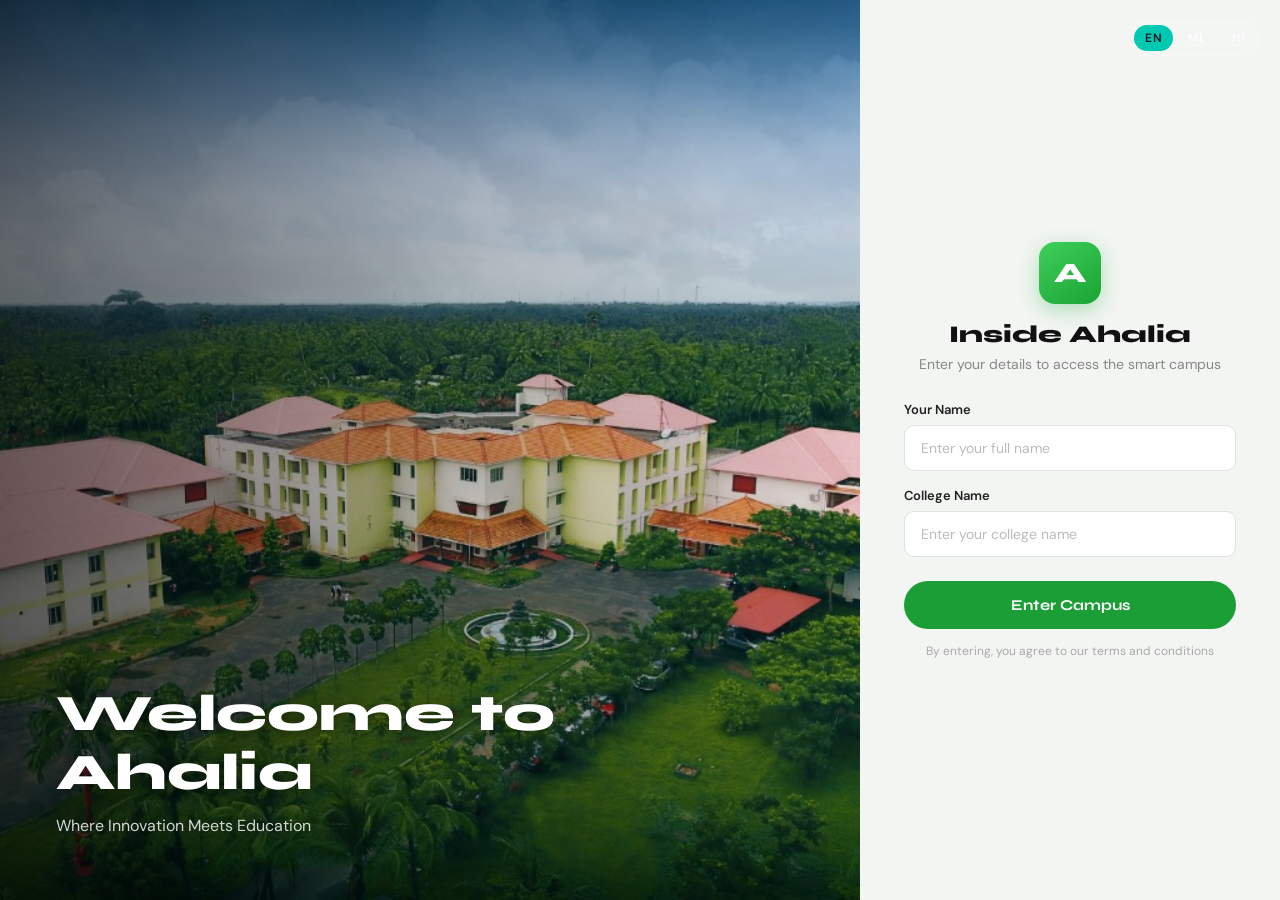
<file: OneDrive/Desktop/InsideAhalia/about.html>
<!DOCTYPE html>
<html lang="en">
<head>
  <meta charset="UTF-8" /><meta name="viewport" content="width=device-width, initial-scale=1.0" />
  <title>Inside Ahalia | About</title>
  <link rel="preconnect" href="https://fonts.googleapis.com" /><link rel="preconnect" href="https://fonts.gstatic.com" crossorigin />
  <link href="https://fonts.googleapis.com/css2?family=Syne:wght@400;600;700;800&family=DM+Sans:wght@300;400;500&display=swap" rel="stylesheet" />
  <link rel="stylesheet" href="style.css" />
</head>
<body>
  <nav class="navbar">
    <div class="nav-logo">Inside <span>Ahalia</span></div>
    <div class="nav-links" id="navLinks">
      <a href="home.html" id="nav-home" data-i18n="navHome">Home</a>
      <a href="inside.html" id="nav-inside" data-i18n="navInside">Inside Ahalia</a>
      <a href="about.html" id="nav-about" data-i18n="navAbout">About</a>
      <a href="contact.html" id="nav-contact" data-i18n="navContact">Contact</a>
      <a href="index.html" class="btn-logout" onclick="doLogout();return false;" data-i18n="navLogout">Logout</a>
      <div class="lang-switcher nav-lang-mobile">
        <button class="lang-btn" data-lang="en" onclick="switchLang('en')">EN</button>
        <button class="lang-btn" data-lang="ml" onclick="switchLang('ml')">ML</button>
        <button class="lang-btn" data-lang="hi" onclick="switchLang('hi')">HI</button>
      </div>
    </div>
    <div class="lang-switcher">
      <button class="lang-btn" data-lang="en" onclick="switchLang('en')">EN</button>
      <button class="lang-btn" data-lang="ml" onclick="switchLang('ml')">ML</button>
      <button class="lang-btn" data-lang="hi" onclick="switchLang('hi')">HI</button>
    </div>
    <button class="hamburger" id="hamburgerBtn" onclick="toggleNav()" aria-label="Menu">
      <span></span><span></span><span></span>
    </button>
  </nav>
  <div class="page-body">
    <div class="about-grid">
      <div class="about-block">
        <h3 data-i18n="aboutCampusTitle">About Ahalia Campus</h3>
        <p data-i18n="aboutCampusText">Ahalia School of Engineering &amp; Technology is a premier institution in Palakkad, Kerala, affiliated to APJ Abdul Kalam Technological University.</p>
        <br><p data-i18n="aboutCampusText2">The campus spans multiple buildings with labs, classrooms, offices, canteen, library, and research facilities.</p>
      </div>
      <div class="about-block">
        <h3 data-i18n="aboutCSETitle">About CSE Department</h3>
        <p data-i18n="aboutCSEText">The CSE Department at Ahalia leads in technological education with expert faculty and well-equipped labs.</p>
        <br><p data-i18n="aboutCSEText2">Inside Ahalia was built as a Smart Campus Navigation System by Group 3, CSE Department.</p>
      </div>
    </div>
  </div>
  <footer class="site-footer">
    <div class="footer-top">
      <div class="footer-brand"><div class="nav-logo">Inside <span>Ahalia</span></div><p data-i18n="footerDesc">Smart Campus Navigation System.</p></div>
      <div class="footer-links-group"><h4 data-i18n="footerNav">Navigate</h4><a href="home.html" data-i18n="navHome">Home</a><a href="inside.html" data-i18n="navInside">Inside Ahalia</a></div>
      <div class="footer-links-group"><h4 data-i18n="footerInfo">Information</h4><a href="about.html" data-i18n="navAbout">About Us</a><a href="contact.html" data-i18n="navContact">Contact</a></div>
    </div>
    <div class="footer-bottom">
      <p>&copy; <span id="footerYear"></span> <span>Inside Ahalia</span> &middot; <span data-i18n="footerRights">All rights reserved.</span></p>
      <p data-i18n="footerBuilt">Built by Group 3 &middot; CSE Dept &middot; B.Tech 2024-25</p>
    </div>
  </footer>
  <script src="script.js"></script><script>requireLogin();</script>
</body>
</html>
</file>
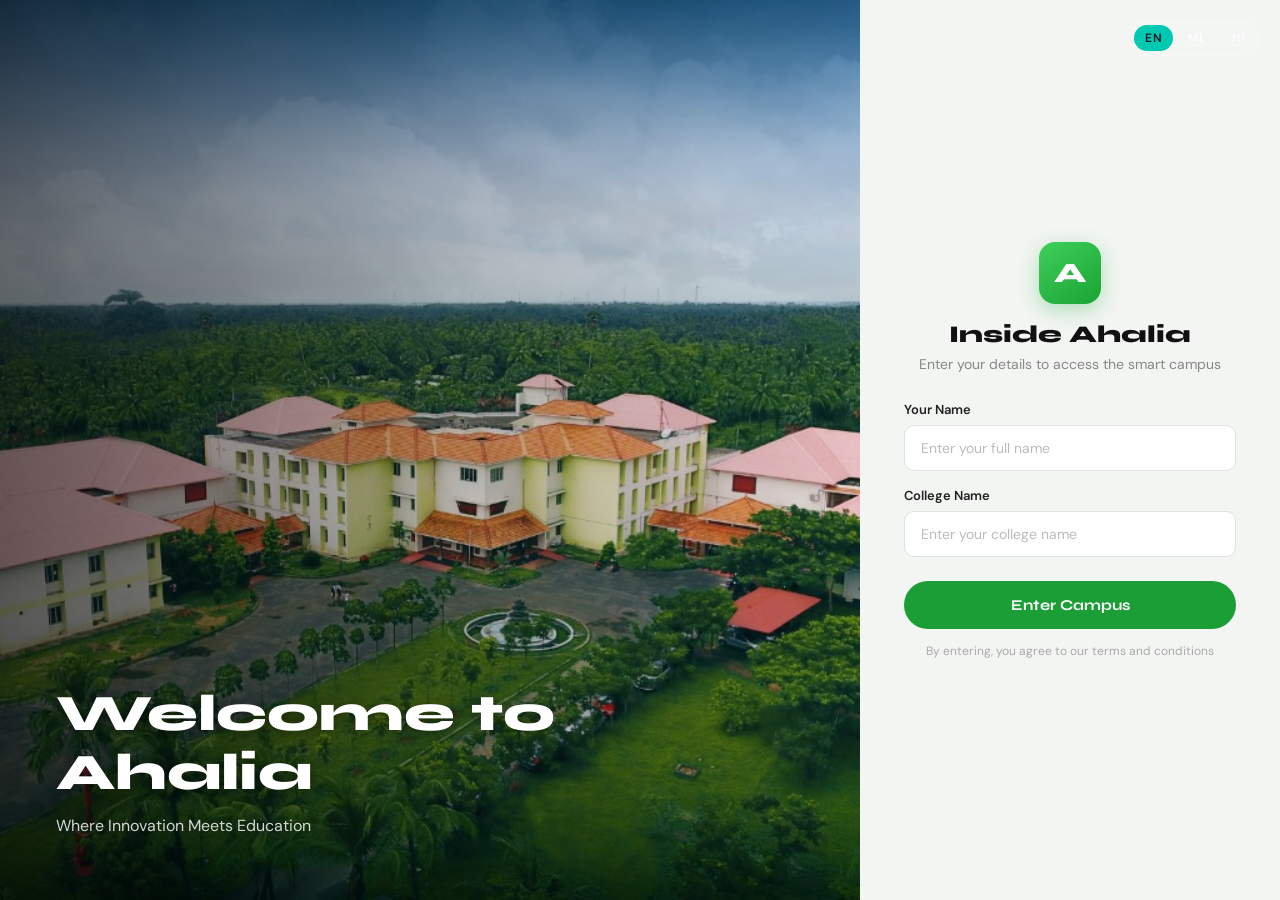
<file: OneDrive/Desktop/InsideAhalia/campus.html>
<!DOCTYPE html>
<html lang="en">
<head>
  <meta charset="UTF-8" /><meta name="viewport" content="width=device-width, initial-scale=1.0" />
  <title>Inside Ahalia | Campus Visit</title>
  <link rel="preconnect" href="https://fonts.googleapis.com" /><link rel="preconnect" href="https://fonts.gstatic.com" crossorigin />
  <link href="https://fonts.googleapis.com/css2?family=Syne:wght@400;600;700;800&family=DM+Sans:wght@300;400;500&display=swap" rel="stylesheet" />
  <link rel="stylesheet" href="style.css" />
</head>
<body>
  <nav class="navbar">
    <div class="nav-logo">Inside <span>Ahalia</span></div>
    <div class="nav-links" id="navLinks">
      <a href="home.html" id="nav-home" data-i18n="navHome">Home</a>
      <a href="inside.html" id="nav-inside" data-i18n="navInside">Inside Ahalia</a>
      <a href="about.html" id="nav-about" data-i18n="navAbout">About</a>
      <a href="contact.html" id="nav-contact" data-i18n="navContact">Contact</a>
      <a href="index.html" class="btn-logout" onclick="doLogout();return false;" data-i18n="navLogout">Logout</a>
      <div class="lang-switcher nav-lang-mobile">
        <button class="lang-btn" data-lang="en" onclick="switchLang('en')">EN</button>
        <button class="lang-btn" data-lang="ml" onclick="switchLang('ml')">ML</button>
        <button class="lang-btn" data-lang="hi" onclick="switchLang('hi')">HI</button>
      </div>
    </div>
    <div class="lang-switcher">
      <button class="lang-btn" data-lang="en" onclick="switchLang('en')">EN</button>
      <button class="lang-btn" data-lang="ml" onclick="switchLang('ml')">ML</button>
      <button class="lang-btn" data-lang="hi" onclick="switchLang('hi')">HI</button>
    </div>
    <button class="hamburger" id="hamburgerBtn" onclick="toggleNav()" aria-label="Menu">
      <span></span><span></span><span></span>
    </button>
  </nav>
  <div class="page-body">
    <div class="page-header">
      <div><h2 data-i18n="campusTitle">Campus Directory</h2><p style="color:var(--muted);font-size:14px;margin-top:8px" data-i18n="campusSub">Select a floor to see all rooms</p></div>
      <a href="inside.html" class="back-btn" data-i18n="backBtn">&larr; Back</a>
    </div>
    <div class="search-wrapper">
      <div class="search-box">
        <span class="search-icon">&#128269;</span>
        <input type="text" id="campusSearch" data-i18n="searchCampus" placeholder="Search rooms, restrooms, canteen..." oninput="filterRooms(this.value)" autocomplete="off" />
        <button class="search-clear" id="campusClear" onclick="clearSearch('campus')">&#10005;</button>
      </div>
      <div class="no-results" id="campusNoResults"><span>&#128269;</span><span data-i18n="noResults">No rooms found. Try a different search.</span></div>
    </div>
    <div class="floor-tabs" id="floorTabsRow">
      <button class="floor-tab active-tab" onclick="showFloor('gf',this)" data-i18n="groundFloor">Ground Floor</button>
      <button class="floor-tab" onclick="showFloor('f1',this)" data-i18n="firstFloor">1st Floor</button>
    </div>
    <div class="rooms-grid" id="floor-gf">
      <div class="room-card"><div class="room-no">GF-001</div><div class="room-name" data-i18n="roomStaff1">Staff Room 1</div><span class="room-type admin" data-i18n="typeAdmin">Admin</span></div>
      <div class="room-card"><div class="room-no">GF-002</div><div class="room-name" data-i18n="roomBoard">Board Room</div><span class="room-type admin" data-i18n="typeAdmin">Admin</span></div>
      <div class="room-card"><div class="room-no">GF-003</div><div class="room-name" data-i18n="roomCanteen">Canteen</div><span class="room-type" data-i18n="typeFacility">Facility</span></div>
      <div class="room-card"><div class="room-no">GF-T01</div><div class="room-name" data-i18n="roomGirlsGF">Restroom - Girls (Ground Floor)</div><span class="room-type toilet">&#9792; Girls</span></div>
      <div class="room-card"><div class="room-no">GF-T02</div><div class="room-name" data-i18n="roomBoysGF">Restroom - Boys (Ground Floor)</div><span class="room-type toilet">&#9794; Boys</span></div>
      <div class="room-card"><div class="room-no">GF-004</div><div class="room-name" data-i18n="roomStaff2">Staff Room 2</div><span class="room-type admin" data-i18n="typeAdmin">Admin</span></div>
    </div>
    <div class="rooms-grid" id="floor-f1" style="display:none">
      <div class="room-card"><div class="room-no">F1-001</div><div class="room-name" data-i18n="roomSeminar">CSE Seminar Hall</div><span class="room-type" data-i18n="typeHall">Hall</span></div>
      <div class="room-card"><div class="room-no">F1-T01</div><div class="room-name" data-i18n="roomGirlsF1">Restroom - Girls (1st Floor)</div><span class="room-type toilet">&#9792; Girls</span></div>
      <div class="room-card"><div class="room-no">F1-T02</div><div class="room-name" data-i18n="roomBoysF1">Restroom - Boys (1st Floor)</div><span class="room-type toilet">&#9794; Boys</span></div>
      <div class="room-card"><div class="room-no">F1-002</div><div class="room-name" data-i18n="roomWelfare">Welfare Office</div><span class="room-type admin" data-i18n="typeAdmin">Admin</span></div>
      <div class="room-card"><div class="room-no">F1-003</div><div class="room-name" data-i18n="roomProject">Project Lab</div><span class="room-type" data-i18n="typeLab">Lab</span></div>
    </div>
  </div>
  <footer class="site-footer">
    <div class="footer-top">
      <div class="footer-brand"><div class="nav-logo">Inside <span>Ahalia</span></div><p data-i18n="footerDesc">Smart Campus Navigation System.</p></div>
      <div class="footer-links-group"><h4 data-i18n="footerNav">Navigate</h4><a href="home.html" data-i18n="navHome">Home</a><a href="inside.html" data-i18n="navInside">Inside Ahalia</a></div>
      <div class="footer-links-group"><h4 data-i18n="footerInfo">Information</h4><a href="about.html" data-i18n="navAbout">About Us</a><a href="contact.html" data-i18n="navContact">Contact</a></div>
    </div>
    <div class="footer-bottom">
      <p>&copy; <span id="footerYear"></span> <span>Inside Ahalia</span> &middot; <span data-i18n="footerRights">All rights reserved.</span></p>
      <p data-i18n="footerBuilt">Built by Group 3 &middot; CSE Dept &middot; B.Tech 2024-25</p>
    </div>
  </footer>
  <script src="script.js"></script><script>requireLogin();</script>
</body>
</html>
</file>
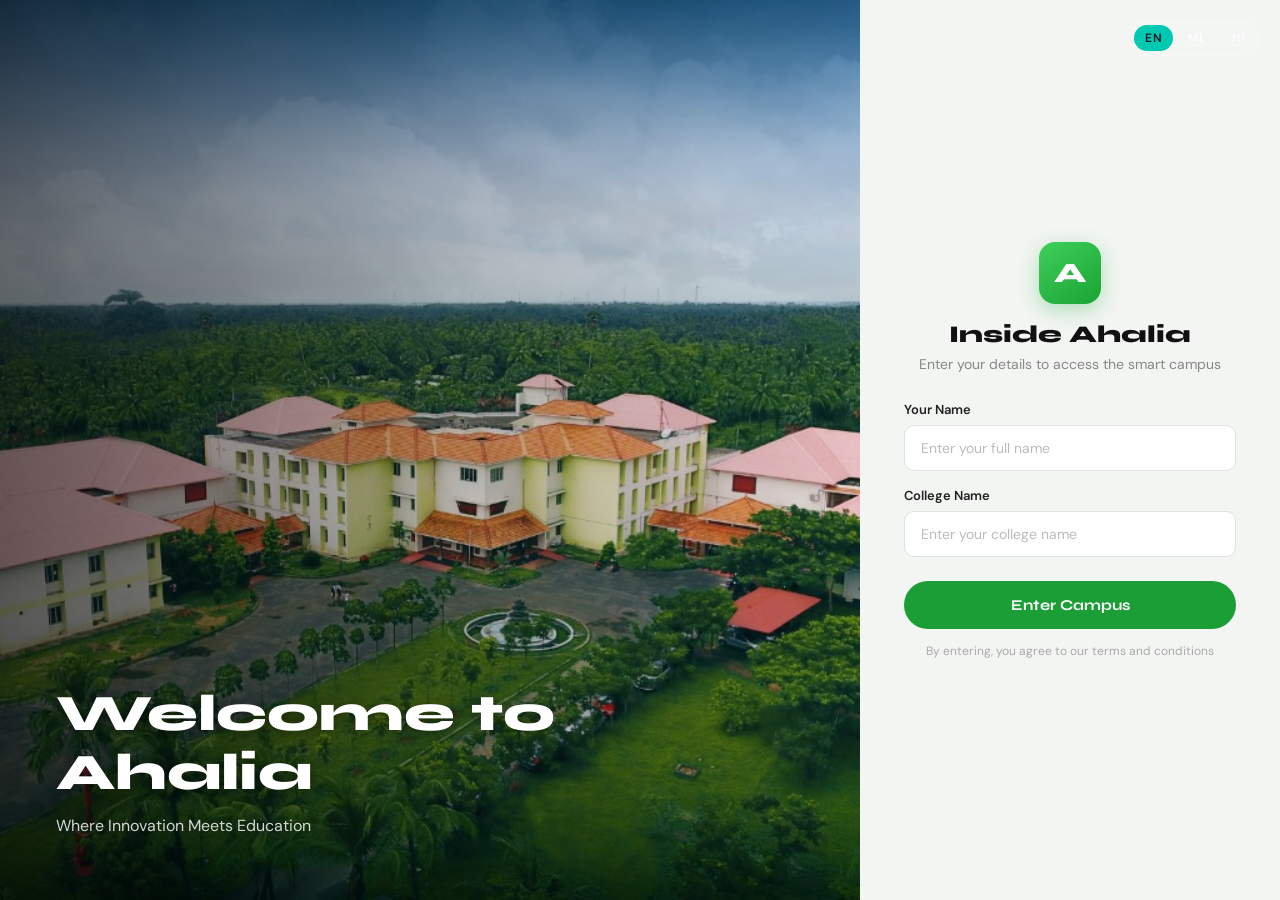
<file: OneDrive/Desktop/InsideAhalia/contact.html>
<!DOCTYPE html>
<html lang="en">
<head>
  <meta charset="UTF-8" /><meta name="viewport" content="width=device-width, initial-scale=1.0" />
  <title>Inside Ahalia | Contact</title>
  <link rel="preconnect" href="https://fonts.googleapis.com" /><link rel="preconnect" href="https://fonts.gstatic.com" crossorigin />
  <link href="https://fonts.googleapis.com/css2?family=Syne:wght@400;600;700;800&family=DM+Sans:wght@300;400;500&display=swap" rel="stylesheet" />
  <link rel="stylesheet" href="style.css" />
</head>
<body>
  <nav class="navbar">
    <div class="nav-logo">Inside <span>Ahalia</span></div>
    <div class="nav-links" id="navLinks">
      <a href="home.html" id="nav-home" data-i18n="navHome">Home</a>
      <a href="inside.html" id="nav-inside" data-i18n="navInside">Inside Ahalia</a>
      <a href="about.html" id="nav-about" data-i18n="navAbout">About</a>
      <a href="contact.html" id="nav-contact" data-i18n="navContact">Contact</a>
      <a href="index.html" class="btn-logout" onclick="doLogout();return false;" data-i18n="navLogout">Logout</a>
      <div class="lang-switcher nav-lang-mobile">
        <button class="lang-btn" data-lang="en" onclick="switchLang('en')">EN</button>
        <button class="lang-btn" data-lang="ml" onclick="switchLang('ml')">ML</button>
        <button class="lang-btn" data-lang="hi" onclick="switchLang('hi')">HI</button>
      </div>
    </div>
    <div class="lang-switcher">
      <button class="lang-btn" data-lang="en" onclick="switchLang('en')">EN</button>
      <button class="lang-btn" data-lang="ml" onclick="switchLang('ml')">ML</button>
      <button class="lang-btn" data-lang="hi" onclick="switchLang('hi')">HI</button>
    </div>
    <button class="hamburger" id="hamburgerBtn" onclick="toggleNav()" aria-label="Menu">
      <span></span><span></span><span></span>
    </button>
  </nav>
  <div class="page-body">
    <div class="about-grid">
      <div class="about-block">
        <h3 data-i18n="contactTitle">Contact Info</h3>
        <div class="contact-item"><span class="contact-icon">&#127979;</span><div><div class="contact-label" data-i18n="contactInst">Institution</div><div class="contact-value" data-i18n="contactInstVal">Ahalia School of Engineering &amp; Technology</div></div></div>
        <div class="contact-item"><span class="contact-icon">&#128205;</span><div><div class="contact-label" data-i18n="contactLoc">Location</div><div class="contact-value" data-i18n="contactLocVal">Palakkad, Kerala, India</div></div></div>
        <div class="contact-item"><span class="contact-icon">&#127891;</span><div><div class="contact-label" data-i18n="contactDept">Department</div><div class="contact-value" data-i18n="contactDeptVal">Computer Science &amp; Engineering</div></div></div>
        <div class="contact-item"><span class="contact-icon">&#128231;</span><div><div class="contact-label" data-i18n="contactEmail">Email</div><div class="contact-value">cse@ahalia.ac.in</div></div></div>
      </div>
      <div class="about-block">
        <h3 data-i18n="teamTitle">Project Team - Group 3</h3>
        <p style="margin-bottom:20px" data-i18n="teamSub">Smart Campus Indoor Navigation System</p>
        <div class="contact-item"><span class="contact-icon">&#128187;</span><div><div class="contact-label" data-i18n="teamType">Project Type</div><div class="contact-value" data-i18n="teamTypeVal">B.Tech Final Year Project</div></div></div>
        <div class="contact-item"><span class="contact-icon">&#129517;</span><div><div class="contact-label" data-i18n="teamStack">Tech Stack</div><div class="contact-value" data-i18n="teamStackVal">HTML &middot; CSS &middot; JS &middot; Unity 3D &middot; QR</div></div></div>
        <div class="contact-item"><span class="contact-icon">&#128197;</span><div><div class="contact-label" data-i18n="teamYear">Academic Year</div><div class="contact-value" data-i18n="teamYearVal">2024 - 2025</div></div></div>
      </div>
    </div>
  </div>
  <footer class="site-footer">
    <div class="footer-top">
      <div class="footer-brand"><div class="nav-logo">Inside <span>Ahalia</span></div><p data-i18n="footerDesc">Smart Campus Navigation System.</p></div>
      <div class="footer-links-group"><h4 data-i18n="footerNav">Navigate</h4><a href="home.html" data-i18n="navHome">Home</a><a href="inside.html" data-i18n="navInside">Inside Ahalia</a></div>
      <div class="footer-links-group"><h4 data-i18n="footerInfo">Information</h4><a href="about.html" data-i18n="navAbout">About Us</a><a href="contact.html" data-i18n="navContact">Contact</a></div>
    </div>
    <div class="footer-bottom">
      <p>&copy; <span id="footerYear"></span> <span>Inside Ahalia</span> &middot; <span data-i18n="footerRights">All rights reserved.</span></p>
      <p data-i18n="footerBuilt">Built by Group 3 &middot; CSE Dept &middot; B.Tech 2024-25</p>
    </div>
  </footer>
  <script src="script.js"></script><script>requireLogin();</script>
</body>
</html>
```

--- 

**Quick reminder — your folder must have these 10 files:**
```
InsideAhalia/
  index.html
  home.html
  inside.html
  campus.html
  events.html
  about.html
  contact.html
  style.css
  script.js
  campus_bg.jpg   ← keep from previous download, don't delete!
</file>
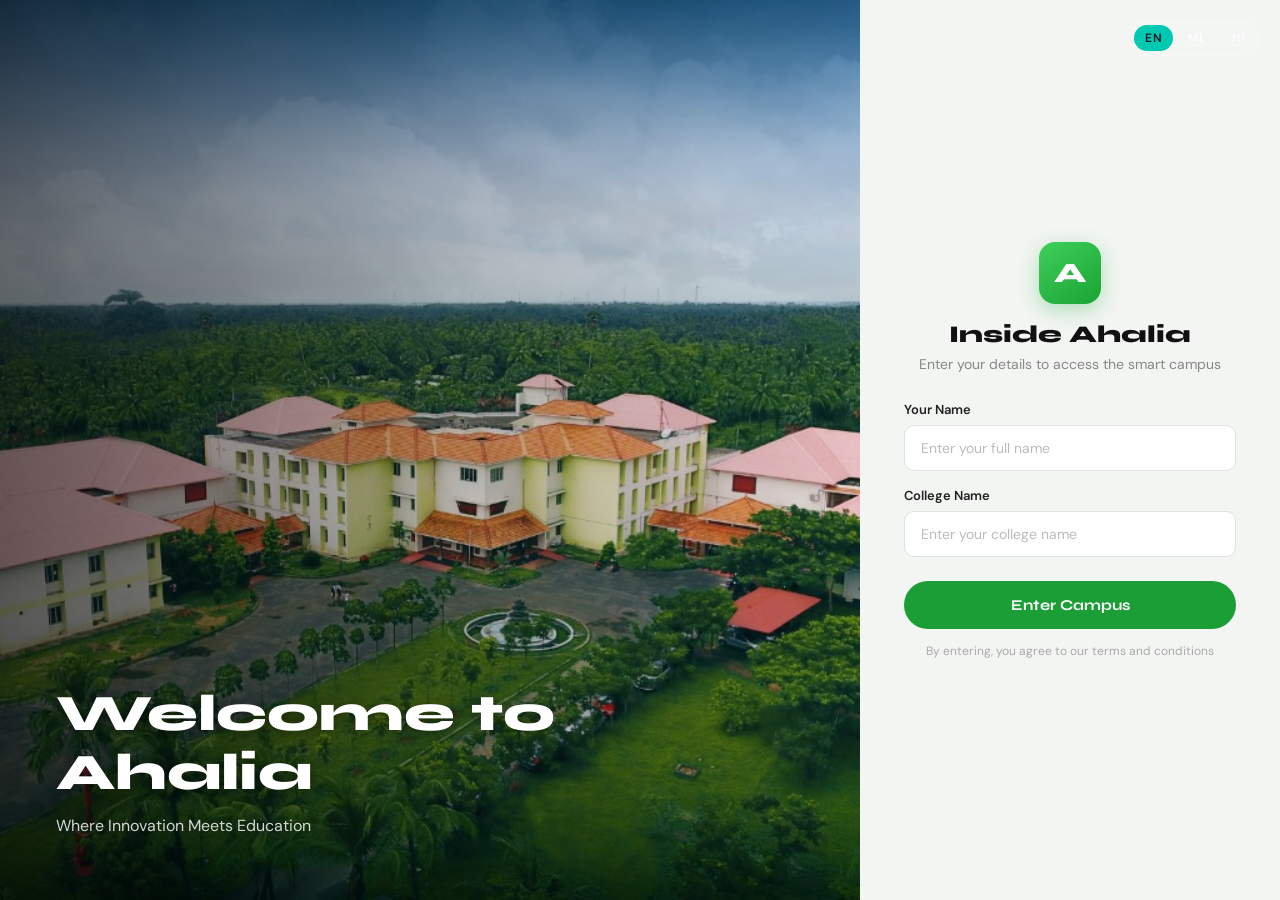
<file: OneDrive/Desktop/InsideAhalia/events.html>
<!DOCTYPE html>
<html lang="en">
<head>
  <meta charset="UTF-8" /><meta name="viewport" content="width=device-width, initial-scale=1.0" />
  <title>Inside Ahalia | Events</title>
  <link rel="preconnect" href="https://fonts.googleapis.com" /><link rel="preconnect" href="https://fonts.gstatic.com" crossorigin />
  <link href="https://fonts.googleapis.com/css2?family=Syne:wght@400;600;700;800&family=DM+Sans:wght@300;400;500&display=swap" rel="stylesheet" />
  <link rel="stylesheet" href="style.css" />
</head>
<body>
  <nav class="navbar">
    <div class="nav-logo">Inside <span>Ahalia</span></div>
    <div class="nav-links" id="navLinks">
      <a href="home.html" id="nav-home" data-i18n="navHome">Home</a>
      <a href="inside.html" id="nav-inside" data-i18n="navInside">Inside Ahalia</a>
      <a href="about.html" id="nav-about" data-i18n="navAbout">About</a>
      <a href="contact.html" id="nav-contact" data-i18n="navContact">Contact</a>
      <a href="index.html" class="btn-logout" onclick="doLogout();return false;" data-i18n="navLogout">Logout</a>
      <div class="lang-switcher nav-lang-mobile">
        <button class="lang-btn" data-lang="en" onclick="switchLang('en')">EN</button>
        <button class="lang-btn" data-lang="ml" onclick="switchLang('ml')">ML</button>
        <button class="lang-btn" data-lang="hi" onclick="switchLang('hi')">HI</button>
      </div>
    </div>
    <div class="lang-switcher">
      <button class="lang-btn" data-lang="en" onclick="switchLang('en')">EN</button>
      <button class="lang-btn" data-lang="ml" onclick="switchLang('ml')">ML</button>
      <button class="lang-btn" data-lang="hi" onclick="switchLang('hi')">HI</button>
    </div>
    <button class="hamburger" id="hamburgerBtn" onclick="toggleNav()" aria-label="Menu">
      <span></span><span></span><span></span>
    </button>
  </nav>
  <div class="page-body">
    <div class="page-header">
      <div><h2 data-i18n="eventsTitle">Campus Events</h2><p style="color:var(--muted);font-size:14px;margin-top:8px" data-i18n="eventsSub">Live schedule</p></div>
      <a href="inside.html" class="back-btn" data-i18n="backBtn">&larr; Back</a>
    </div>
    <div class="search-wrapper">
      <div class="search-box">
        <span class="search-icon">&#128269;</span>
        <input type="text" id="eventSearch" data-i18n="searchEvents" placeholder="Search events, workshops, seminars..." oninput="filterEvents(this.value)" autocomplete="off" />
        <button class="search-clear" id="eventClear" onclick="clearSearch('event')">&#10005;</button>
      </div>
      <div class="no-results" id="eventNoResults"><span>&#127881;</span><span data-i18n="noEvents">No events found. Check back soon!</span></div>
    </div>
    <div class="events-coming">
      <div class="coming-icon">&#127881;</div>
      <div class="coming-badge" data-i18n="comingSoon">Coming Soon</div>
      <h2 class="coming-title" data-i18n="comingTitle">Events Are On Their Way</h2>
      <p class="coming-desc" data-i18n="comingDesc">We are setting up the live event schedule. Check back soon.</p>
      <div class="coming-cards">
        <div class="coming-card"><div class="coming-card-icon">&#127963;</div><div class="coming-card-title" data-i18n="comingWork">Workshops</div></div>
        <div class="coming-card"><div class="coming-card-icon">&#129504;</div><div class="coming-card-title" data-i18n="comingQuiz">Quizzes</div></div>
        <div class="coming-card"><div class="coming-card-icon">&#127908;</div><div class="coming-card-title" data-i18n="comingSem">Seminars</div></div>
      </div>
    </div>
  </div>
  <footer class="site-footer">
    <div class="footer-top">
      <div class="footer-brand"><div class="nav-logo">Inside <span>Ahalia</span></div><p data-i18n="footerDesc">Smart Campus Navigation System.</p></div>
      <div class="footer-links-group"><h4 data-i18n="footerNav">Navigate</h4><a href="home.html" data-i18n="navHome">Home</a><a href="inside.html" data-i18n="navInside">Inside Ahalia</a></div>
      <div class="footer-links-group"><h4 data-i18n="footerInfo">Information</h4><a href="about.html" data-i18n="navAbout">About Us</a><a href="contact.html" data-i18n="navContact">Contact</a></div>
    </div>
    <div class="footer-bottom">
      <p>&copy; <span id="footerYear"></span> <span>Inside Ahalia</span> &middot; <span data-i18n="footerRights">All rights reserved.</span></p>
      <p data-i18n="footerBuilt">Built by Group 3 &middot; CSE Dept &middot; B.Tech 2024-25</p>
    </div>
  </footer>
  <script src="script.js"></script><script>requireLogin();</script>
</body>
</html>
</file>
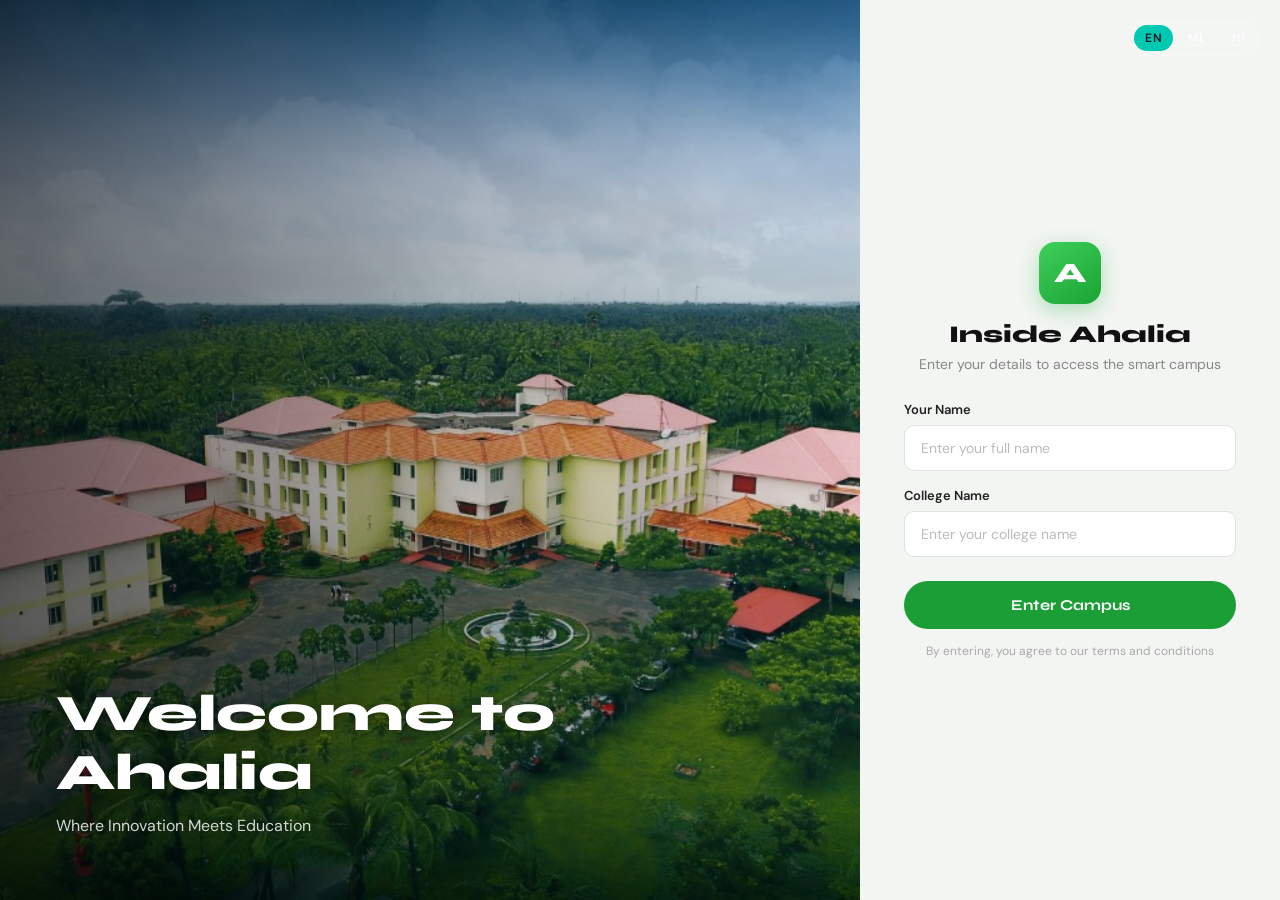
<file: OneDrive/Desktop/InsideAhalia/home.html>
<!DOCTYPE html>
<html lang="en">
<head>
  <meta charset="UTF-8" /><meta name="viewport" content="width=device-width, initial-scale=1.0" />
  <title>Inside Ahalia | Home</title>
  <link rel="preconnect" href="https://fonts.googleapis.com" /><link rel="preconnect" href="https://fonts.gstatic.com" crossorigin />
  <link href="https://fonts.googleapis.com/css2?family=Syne:wght@400;600;700;800&family=DM+Sans:wght@300;400;500&display=swap" rel="stylesheet" />
  <link rel="stylesheet" href="style.css" />
</head>
<body>
  <nav class="navbar">
    <div class="nav-logo">Inside <span>Ahalia</span></div>
    <div class="nav-links" id="navLinks">
      <a href="home.html" id="nav-home" data-i18n="navHome">Home</a>
      <a href="inside.html" id="nav-inside" data-i18n="navInside">Inside Ahalia</a>
      <a href="about.html" id="nav-about" data-i18n="navAbout">About</a>
      <a href="contact.html" id="nav-contact" data-i18n="navContact">Contact</a>
      <a href="index.html" class="btn-logout" onclick="doLogout();return false;" data-i18n="navLogout">Logout</a>
      <div class="lang-switcher nav-lang-mobile">
        <button class="lang-btn" data-lang="en" onclick="switchLang('en')">EN</button>
        <button class="lang-btn" data-lang="ml" onclick="switchLang('ml')">ML</button>
        <button class="lang-btn" data-lang="hi" onclick="switchLang('hi')">HI</button>
      </div>
    </div>
    <div class="lang-switcher">
      <button class="lang-btn" data-lang="en" onclick="switchLang('en')">EN</button>
      <button class="lang-btn" data-lang="ml" onclick="switchLang('ml')">ML</button>
      <button class="lang-btn" data-lang="hi" onclick="switchLang('hi')">HI</button>
    </div>
    <button class="hamburger" id="hamburgerBtn" onclick="toggleNav()" aria-label="Menu">
      <span></span><span></span><span></span>
    </button>
  </nav>
  <div class="page-body">
    <div class="hero">
      <div class="hero-eyebrow" data-i18n="eyebrow">Ahalia Campus &middot; CSE Department</div>
      <h1 data-i18n="heroTitle">Navigate Your Campus Like <em>Never Before</em></h1>
      <p class="hero-desc" data-i18n="heroDesc">Inside Ahalia is a smart campus navigation system.</p>
      <div class="hero-stats">
        <div class="stat-item"><h3>1+</h3><p data-i18n="statFloors">Floors Mapped</p></div>
        <div class="stat-item"><h3>60+</h3><p data-i18n="statRooms">Rooms Covered</p></div>
        <div class="stat-item"><h3>Live</h3><p data-i18n="statLive">Event Updates</p></div>
      </div>
    </div>
    <div class="section-divider"><h2 data-i18n="whyTitle">Why Inside Ahalia?</h2><div class="divider-line"></div></div>
    <div class="info-cards">
      <div class="info-card"><div class="info-card-icon">&#128506;</div><h3 data-i18n="feat1Title">Floor-by-Floor Navigation</h3><p data-i18n="feat1Desc">Browse every floor with complete room numbers and directions.</p></div>
      <div class="info-card"><div class="info-card-icon">&#127881;</div><h3 data-i18n="feat2Title">Live Event Guidance</h3><p data-i18n="feat2Desc">See workshops, quizzes and seminars with real-time room assignments.</p></div>
      <div class="info-card"><div class="info-card-icon">&#128309;</div><h3 data-i18n="feat3Title">QR + 3D Navigation</h3><p data-i18n="feat3Desc">Scan QR codes to get your live position. Unity 3D coming next.</p></div>
      <div class="info-card"><div class="info-card-icon">&#9855;</div><h3 data-i18n="feat4Title">Accessible for Everyone</h3><p data-i18n="feat4Desc">Works on any device for students, parents, guests and faculty.</p></div>
    </div>
  </div>
  <footer class="site-footer">
    <div class="footer-top">
      <div class="footer-brand"><div class="nav-logo">Inside <span>Ahalia</span></div><p data-i18n="footerDesc">Smart Campus Navigation System.</p></div>
      <div class="footer-links-group"><h4 data-i18n="footerNav">Navigate</h4><a href="home.html" data-i18n="navHome">Home</a><a href="inside.html" data-i18n="navInside">Inside Ahalia</a><a href="events.html" data-i18n="eventsCard">Events</a></div>
      <div class="footer-links-group"><h4 data-i18n="footerInfo">Information</h4><a href="about.html" data-i18n="navAbout">About Us</a><a href="contact.html" data-i18n="navContact">Contact</a><a onclick="openModal('privacy')" data-i18n="footerPrivacy">Privacy Policy</a><a onclick="openModal('terms')" data-i18n="footerTerms">Terms of Use</a></div>
      <div class="footer-links-group"><h4 data-i18n="footerInst">Institution</h4><a>Ahalia School of Engineering</a><a>CSE Department</a><a>Palakkad, Kerala</a></div>
    </div>
    <div class="footer-bottom">
      <p>&copy; <span id="footerYear"></span> <span>Inside Ahalia</span> &middot; <span data-i18n="footerRights">All rights reserved.</span></p>
      <p data-i18n="footerBuilt">Built by Group 3 &middot; CSE Dept &middot; B.Tech 2024-25</p>
    </div>
  </footer>
  <div class="modal-overlay" id="modal-privacy"><div class="modal-box"><button class="modal-close" onclick="closeModal('privacy')">&#10005;</button><h3>Privacy Policy</h3><p>We collect your name and college name only to personalise your session. Cleared on logout. Never shared.</p></div></div>
  <div class="modal-overlay" id="modal-terms"><div class="modal-box"><button class="modal-close" onclick="closeModal('terms')">&#10005;</button><h3>Terms of Use</h3><ul><li>For authorised visitors of Ahalia School of Engineering only.</li><li>Navigation info is for guidance and may vary.</li><li>Do not redistribute without permission.</li></ul></div></div>
  <script src="script.js"></script>
  <script>requireLogin(); showWelcomeToast();</script>
</body>
</html>
</file>
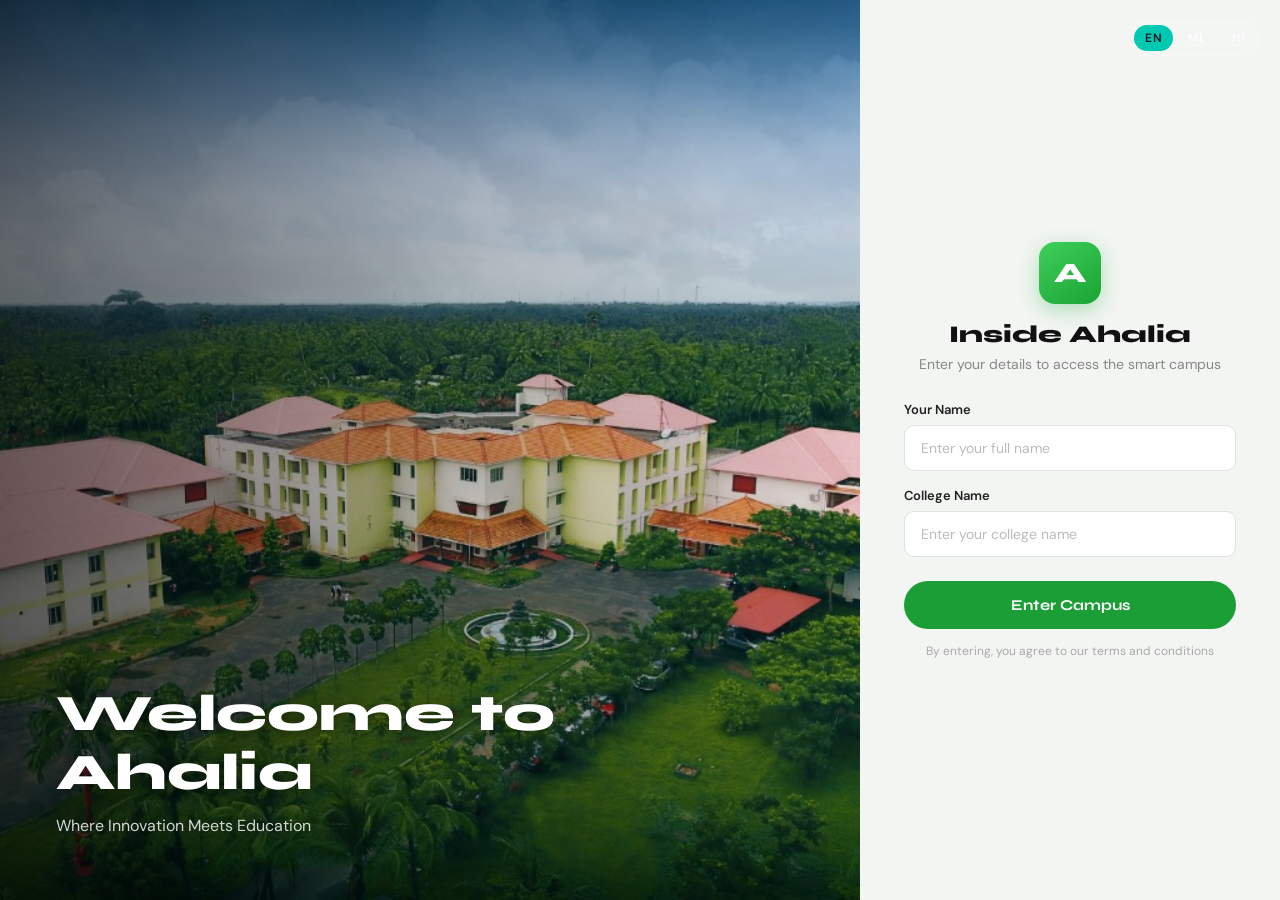
<file: OneDrive/Desktop/InsideAhalia/inside.html>
<!DOCTYPE html>
<html lang="en">
<head>
  <meta charset="UTF-8" /><meta name="viewport" content="width=device-width, initial-scale=1.0" />
  <title>Inside Ahalia | Explore</title>
  <link rel="preconnect" href="https://fonts.googleapis.com" /><link rel="preconnect" href="https://fonts.gstatic.com" crossorigin />
  <link href="https://fonts.googleapis.com/css2?family=Syne:wght@400;600;700;800&family=DM+Sans:wght@300;400;500&display=swap" rel="stylesheet" />
  <link rel="stylesheet" href="style.css" />
</head>
<body>
  <nav class="navbar">
    <div class="nav-logo">Inside <span>Ahalia</span></div>
    <div class="nav-links" id="navLinks">
      <a href="home.html" id="nav-home" data-i18n="navHome">Home</a>
      <a href="inside.html" id="nav-inside" data-i18n="navInside">Inside Ahalia</a>
      <a href="about.html" id="nav-about" data-i18n="navAbout">About</a>
      <a href="contact.html" id="nav-contact" data-i18n="navContact">Contact</a>
      <a href="index.html" class="btn-logout" onclick="doLogout();return false;" data-i18n="navLogout">Logout</a>
      <div class="lang-switcher nav-lang-mobile">
        <button class="lang-btn" data-lang="en" onclick="switchLang('en')">EN</button>
        <button class="lang-btn" data-lang="ml" onclick="switchLang('ml')">ML</button>
        <button class="lang-btn" data-lang="hi" onclick="switchLang('hi')">HI</button>
      </div>
    </div>
    <div class="lang-switcher">
      <button class="lang-btn" data-lang="en" onclick="switchLang('en')">EN</button>
      <button class="lang-btn" data-lang="ml" onclick="switchLang('ml')">ML</button>
      <button class="lang-btn" data-lang="hi" onclick="switchLang('hi')">HI</button>
    </div>
    <button class="hamburger" id="hamburgerBtn" onclick="toggleNav()" aria-label="Menu">
      <span></span><span></span><span></span>
    </button>
  </nav>
  <div class="page-body">
    <div class="inside-header">
      <h2 data-i18n="insideTitle">Explore Inside Ahalia</h2>
      <p data-i18n="insideSub">Choose what you are looking for today</p>
    </div>
    <div class="big-cards">
      <a href="campus.html" class="big-card">
        <span class="big-card-icon">&#127963;</span>
        <h3 data-i18n="campusCard">Campus Visit</h3>
        <p data-i18n="campusDesc">Find any room, restroom, staff room, canteen, or board room. Browse floor by floor.</p>
        <div class="card-arrow" data-i18n="campusBtn">Explore Campus &rarr;</div>
      </a>
      <a href="events.html" class="big-card">
        <span class="big-card-icon">&#127908;</span>
        <h3 data-i18n="eventsCard">Events</h3>
        <p data-i18n="eventsDesc">View all ongoing and upcoming programs — live updated.</p>
        <div class="card-arrow" data-i18n="eventsBtn">View Events &rarr;</div>
      </a>
    </div>
  </div>
  <footer class="site-footer">
    <div class="footer-top">
      <div class="footer-brand"><div class="nav-logo">Inside <span>Ahalia</span></div><p data-i18n="footerDesc">Smart Campus Navigation System.</p></div>
      <div class="footer-links-group"><h4 data-i18n="footerNav">Navigate</h4><a href="home.html" data-i18n="navHome">Home</a><a href="inside.html" data-i18n="navInside">Inside Ahalia</a></div>
      <div class="footer-links-group"><h4 data-i18n="footerInfo">Information</h4><a href="about.html" data-i18n="navAbout">About Us</a><a href="contact.html" data-i18n="navContact">Contact</a></div>
    </div>
    <div class="footer-bottom">
      <p>&copy; <span id="footerYear"></span> <span>Inside Ahalia</span> &middot; <span data-i18n="footerRights">All rights reserved.</span></p>
      <p data-i18n="footerBuilt">Built by Group 3 &middot; CSE Dept &middot; B.Tech 2024-25</p>
    </div>
  </footer>
  <script src="script.js"></script><script>requireLogin();</script>
</body>
</html>
</file>
<file: style.css>
/* ===========================
   MEHNDI BY NOOR — MAIN STYLES
   Colors: Deep Green, Warm Beige, Gold
   =========================== */

:root {
  --green-dark: #1a3c2e;
  --green-mid: #2d6a4f;
  --green-light: #52b788;
  --gold: #c9a84c;
  --gold-light: #e8c97a;
  --gold-pale: #f5e6c0;
  --beige: #f8f3eb;
  --beige-mid: #ede3d3;
  --beige-dark: #d4c4a8;
  --brown: #6b4423;
  --text-dark: #1c1c1c;
  --text-mid: #4a4a4a;
  --text-muted: #888;
  --white: #fff;
  --wa-green: #25d366;
  --shadow-sm: 0 2px 8px rgba(0,0,0,0.08);
  --shadow-md: 0 4px 20px rgba(0,0,0,0.12);
  --shadow-lg: 0 8px 40px rgba(0,0,0,0.16);
  --radius: 12px;
  --radius-sm: 8px;
  --radius-lg: 20px;
  --transition: all 0.3s ease;
}

*, *::before, *::after { box-sizing: border-box; margin: 0; padding: 0; }

html { 
  scroll-behavior: smooth;
  -webkit-text-size-adjust: 100%;
  -ms-text-size-adjust: 100%;
}

body {
  font-family: 'Jost', sans-serif;
  background: var(--white);
  color: var(--text-dark);
  line-height: 1.7;
  font-size: 16px;
  overflow-x: hidden;
  -webkit-font-smoothing: antialiased;
  -moz-osx-font-smoothing: grayscale;
  touch-action: manipulation;
}

img { max-width: 100%; display: block; }
a { text-decoration: none; color: inherit; }
ul { list-style: none; }

/* ===== TYPOGRAPHY ===== */

h1, h2, h3, h4 {
  font-family: 'Cormorant Garamond', serif;
  line-height: 1.2;
}

em { font-style: italic; color: var(--gold); }

.section-label {
  font-family: 'Jost', sans-serif;
  font-size: 0.75rem;
  font-weight: 500;
  letter-spacing: 0.2em;
  text-transform: uppercase;
  color: var(--gold);
  margin-bottom: 0.75rem;
  display: block;
}

.section-title {
  font-size: clamp(2rem, 4vw, 3rem);
  font-weight: 400;
  color: var(--green-dark);
  margin-bottom: 1.5rem;
}

.container {
  max-width: 1200px;
  margin: 0 auto;
  padding: 0 1.5rem;
}

.section {
  padding: 5rem 0;
}

/* ===== BUTTONS ===== */

.btn {
  display: inline-flex;
  align-items: center;
  gap: 0.5rem;
  padding: 0.85rem 2rem;
  border-radius: 50px;
  font-family: 'Jost', sans-serif;
  font-size: 0.9rem;
  font-weight: 500;
  letter-spacing: 0.05em;
  cursor: pointer;
  border: none;
  transition: var(--transition);
  white-space: nowrap;
}

.btn-primary {
  background: var(--green-dark);
  color: var(--white);
}

.btn-primary:hover {
  background: var(--green-mid);
  transform: translateY(-2px);
  box-shadow: var(--shadow-md);
}

.btn-outline {
  background: transparent;
  color: var(--green-dark);
  border: 1.5px solid var(--green-dark);
}

.btn-outline:hover {
  background: var(--green-dark);
  color: var(--white);
  transform: translateY(-2px);
}

.btn-whatsapp {
  background: var(--wa-green);
  color: var(--white);
}

.btn-whatsapp:hover {
  background: #1da851;
  transform: translateY(-2px);
  box-shadow: 0 4px 20px rgba(37, 211, 102, 0.35);
}

.btn-sm {
  padding: 0.55rem 1.25rem;
  font-size: 0.85rem;
}

.btn-block {
  width: 100%;
  justify-content: center;
}

.section-cta {
  text-align: center;
  margin-top: 2.5rem;
}

/* ===== NAVBAR ===== */

.nav {
  position: fixed;
  top: 0;
  left: 0;
  right: 0;
  z-index: 1000;
  display: flex;
  align-items: center;
  justify-content: space-between;
  padding: 1.25rem 2rem;
  background: rgba(255,255,255,0.97);
  backdrop-filter: blur(12px);
  border-bottom: 1px solid transparent;
  transition: var(--transition);
}

.nav.scrolled {
  border-bottom-color: var(--beige-mid);
  box-shadow: var(--shadow-sm);
  padding: 0.9rem 2rem;
}

.nav-logo {
  font-family: 'Cormorant Garamond', serif;
  font-size: 1.4rem;
  font-weight: 600;
  color: var(--green-dark);
  letter-spacing: 0.02em;
}

.nav-links {
  display: flex;
  align-items: center;
  gap: 2rem;
}

.nav-links a {
  font-size: 0.9rem;
  font-weight: 400;
  color: var(--text-mid);
  transition: var(--transition);
  position: relative;
}

.nav-links a::after {
  content: '';
  position: absolute;
  bottom: -2px;
  left: 0;
  width: 0;
  height: 1px;
  background: var(--gold);
  transition: var(--transition);
}

.nav-links a:hover,
.nav-links a.active {
  color: var(--green-dark);
}

.nav-links a:hover::after,
.nav-links a.active::after {
  width: 100%;
}

.nav-cta {
  background: var(--green-dark) !important;
  color: var(--white) !important;
  padding: 0.6rem 1.4rem;
  border-radius: 50px;
}

.nav-cta::after { display: none !important; }

.nav-cta:hover {
  background: var(--green-mid) !important;
  transform: translateY(-1px);
}

.nav-toggle {
  display: none;
  flex-direction: column;
  gap: 5px;
  background: none;
  border: none;
  cursor: pointer;
  padding: 4px;
}

.nav-toggle span {
  display: block;
  width: 24px;
  height: 2px;
  background: var(--green-dark);
  transition: var(--transition);
  border-radius: 2px;
}

/* ===== HERO ===== */

.hero {
  min-height: 100vh;
  padding-top: 80px;
  display: flex;
  align-items: center;
  justify-content: center;
  position: relative;
  background: var(--beige);
  overflow: hidden;
}

.hero-bg {
  position: absolute;
  inset: 0;
  background:
    radial-gradient(ellipse at 70% 50%, rgba(201, 168, 76, 0.08) 0%, transparent 60%),
    radial-gradient(ellipse at 20% 80%, rgba(45, 106, 79, 0.06) 0%, transparent 50%);
}

.hero .container {
  display: flex;
  align-items: center;
  gap: 4rem;
  padding: 4rem 1.5rem;
  position: relative;
  z-index: 1;
}

/* Re-use container for hero */
.hero > .hero-content,
.hero > .hero-image {
  position: relative;
  z-index: 1;
}

.hero {
  padding: 80px 1.5rem 0;
}

.hero-tagline {
  font-family: 'Jost', sans-serif;
  font-size: 0.75rem;
  font-weight: 500;
  letter-spacing: 0.25em;
  text-transform: uppercase;
  color: var(--gold);
  margin-bottom: 1rem;
}

.hero-title {
  font-size: clamp(3rem, 6vw, 5rem);
  font-weight: 300;
  color: var(--green-dark);
  line-height: 1.1;
  margin-bottom: 1.5rem;
}

.hero-sub {
  font-size: 1.1rem;
  color: var(--text-mid);
  max-width: 480px;
  margin-bottom: 2.5rem;
  line-height: 1.8;
}

.hero-buttons {
  display: flex;
  gap: 1rem;
  flex-wrap: wrap;
}

.hero-content {
  flex: 1;
  min-width: 280px;
  padding: 5rem 0 5rem 2rem;
  animation: fadeUp 0.8s ease both;
}

.hero-image {
  flex: 0 0 380px;
  position: relative;
  animation: fadeIn 1s ease 0.2s both;
  align-self: stretch;
  display: flex;
  align-items: center;
}

.hero-img-frame {
  width: 320px;
  height: 420px;
  border-radius: var(--radius-lg);
  overflow: hidden;
  border: 1px solid var(--beige-dark);
  position: relative;
}

.hero-img-placeholder {
  width: 100%;
  height: 100%;
  background: var(--beige-mid);
  display: flex;
  align-items: center;
  justify-content: center;
}

.hero-main-image {
  width: 100%;
  height: 100%;
  object-fit: cover;
  border-radius: var(--radius-lg);
  display: block;
}

.hero-badge {
  position: absolute;
  bottom: 30px;
  left: -20px;
  background: var(--green-dark);
  color: var(--white);
  padding: 1rem 1.5rem;
  border-radius: var(--radius);
  text-align: center;
  box-shadow: var(--shadow-md);
}

.badge-num {
  font-family: 'Cormorant Garamond', serif;
  font-size: 1.8rem;
  font-weight: 600;
  display: block;
  line-height: 1;
  color: var(--gold-light);
}

.badge-label {
  font-size: 0.75rem;
  opacity: 0.85;
  letter-spacing: 0.05em;
}

/* ===== IMAGE PLACEHOLDERS ===== */

.img-placeholder {
  width: 100%;
  height: 100%;
  background: var(--beige-mid);
  display: flex;
  align-items: center;
  justify-content: center;
  position: relative;
  overflow: hidden;
}

.img-placeholder span {
  font-family: 'Jost', sans-serif;
  font-size: 0.75rem;
  color: var(--brown);
  opacity: 0.5;
  letter-spacing: 0.05em;
  text-transform: uppercase;
  text-align: center;
  padding: 0.5rem;
}

.img-placeholder::before {
  content: '';
  position: absolute;
  inset: 12px;
  border: 1px dashed var(--beige-dark);
  border-radius: 4px;
}

/* ===== SERVICES ===== */

.services {
  background: var(--white);
}

.services-grid {
  display: grid;
  grid-template-columns: repeat(auto-fit, minmax(280px, 1fr));
  gap: 1.5rem;
  margin-top: 1rem;
}

.service-card {
  padding: 2.5rem 2rem;
  border: 1px solid var(--beige-mid);
  border-radius: var(--radius);
  background: var(--white);
  transition: var(--transition);
  position: relative;
  overflow: hidden;
}

.service-card::before {
  content: '';
  position: absolute;
  top: 0;
  left: 0;
  right: 0;
  height: 3px;
  background: linear-gradient(90deg, var(--gold), var(--gold-light));
  transform: scaleX(0);
  transition: var(--transition);
}

.service-card:hover::before,
.service-card.featured::before {
  transform: scaleX(1);
}

.service-card:hover {
  box-shadow: var(--shadow-md);
  transform: translateY(-4px);
  border-color: transparent;
}

.service-card.featured {
  background: var(--green-dark);
  color: var(--white);
  border-color: transparent;
}

.service-card.featured h3,
.service-card.featured p {
  color: var(--white);
}

.service-card.featured .service-link {
  color: var(--gold-light);
}

.service-icon {
  font-size: 1.5rem;
  color: var(--gold);
  margin-bottom: 1.25rem;
  display: block;
}

.service-card h3 {
  font-size: 1.4rem;
  font-weight: 400;
  margin-bottom: 0.75rem;
  color: var(--green-dark);
}

.service-card p {
  font-size: 0.95rem;
  color: var(--text-muted);
  line-height: 1.7;
  margin-bottom: 1.5rem;
}

.service-link {
  font-size: 0.85rem;
  font-weight: 500;
  color: var(--gold);
  letter-spacing: 0.05em;
  transition: var(--transition);
}

.service-link:hover { opacity: 0.7; }

/* ===== WHY US ===== */

.why-us { background: var(--beige); }

.why-inner {
  display: grid;
  grid-template-columns: 1fr 1fr;
  gap: 5rem;
  align-items: center;
}

.why-text .section-title { margin-bottom: 1rem; }

.why-desc {
  color: var(--text-mid);
  margin-bottom: 2rem;
  font-size: 1rem;
  line-height: 1.8;
}

.why-list {
  margin-bottom: 2.5rem;
}

.why-list li {
  padding: 0.5rem 0;
  color: var(--text-mid);
  font-size: 0.95rem;
  display: flex;
  gap: 0.75rem;
  align-items: flex-start;
}

.why-list li span {
  color: var(--green-mid);
  font-weight: 600;
  flex-shrink: 0;
}

.why-gallery {
  display: grid;
  grid-template-columns: 1fr 1fr;
  grid-template-rows: 200px 200px;
  gap: 12px;
}

.why-img-box {
  border-radius: var(--radius);
  overflow: hidden;
}

.why-img-box.tall {
  grid-row: span 2;
}

.why-img-box .img-placeholder {
  min-height: 100%;
}

/* ===== GALLERY PREVIEW ===== */

.gallery-preview { background: var(--white); }

.gallery-preview .section-title { text-align: center; }
.gallery-preview .section-label { text-align: center; display: block; }

.gallery-grid-preview {
  display: grid;
  grid-template-columns: repeat(3, 1fr);
  gap: 12px;
}

.gp-item {
  border-radius: var(--radius-sm);
  overflow: hidden;
  aspect-ratio: 3/4;
  position: relative;
  cursor: pointer;
}

.gp-item .img-placeholder {
  height: 100%;
  transition: var(--transition);
}

.gp-item:hover .img-placeholder {
  transform: scale(1.04);
}

.gallery-preview-img {
  width: 100%;
  height: 100%;
  object-fit: cover;
  border-radius: var(--radius-sm);
  transition: var(--transition);
}

.gallery-preview-img:hover {
  transform: scale(1.05);
}

/* ===== CTA BANNER ===== */

.cta-banner {
  background: var(--green-dark);
  padding: 5rem 0;
  text-align: center;
  position: relative;
  overflow: hidden;
}

.cta-banner::before {
  content: '';
  position: absolute;
  top: -50%;
  left: -10%;
  width: 40%;
  height: 200%;
  background: rgba(201, 168, 76, 0.05);
  border-radius: 50%;
}

.cta-banner h2 {
  font-size: clamp(1.8rem, 4vw, 2.8rem);
  color: var(--white);
  margin-bottom: 1rem;
  font-weight: 300;
}

.cta-banner p {
  color: rgba(255,255,255,0.7);
  margin-bottom: 2.5rem;
  font-size: 1.05rem;
}

/* ===== FOOTER ===== */

.footer {
  background: var(--text-dark);
  color: rgba(255,255,255,0.8);
  padding-top: 4rem;
}

.footer-inner {
  display: grid;
  grid-template-columns: 2fr 1fr 1fr;
  gap: 3rem;
  padding-bottom: 3rem;
  border-bottom: 1px solid rgba(255,255,255,0.1);
}

.footer-logo {
  font-family: 'Cormorant Garamond', serif;
  font-size: 1.4rem;
  font-weight: 600;
  color: var(--white);
  margin-bottom: 0.75rem;
}

.footer-brand p {
  font-size: 0.9rem;
  line-height: 1.7;
  opacity: 0.7;
  margin-bottom: 1.25rem;
}

.footer-social {
  display: flex;
  gap: 0.75rem;
}

.social-link {
  font-size: 0.8rem;
  font-weight: 500;
  letter-spacing: 0.05em;
  padding: 0.4rem 0.9rem;
  border: 1px solid rgba(255,255,255,0.25);
  border-radius: 50px;
  color: rgba(255,255,255,0.8);
  transition: var(--transition);
}

.social-link:hover {
  background: var(--gold);
  border-color: var(--gold);
  color: var(--white);
}

.footer-links h4,
.footer-contact h4 {
  font-family: 'Jost', sans-serif;
  font-size: 0.8rem;
  font-weight: 500;
  letter-spacing: 0.15em;
  text-transform: uppercase;
  color: var(--gold);
  margin-bottom: 1.25rem;
}

.footer-links li {
  margin-bottom: 0.6rem;
}

.footer-links a {
  font-size: 0.9rem;
  opacity: 0.7;
  transition: var(--transition);
}

.footer-links a:hover {
  opacity: 1;
  color: var(--gold-light);
}

.footer-contact p {
  font-size: 0.9rem;
  opacity: 0.7;
  margin-bottom: 0.5rem;
}

.footer-contact a {
  opacity: 0.85;
  transition: var(--transition);
}

.footer-contact a:hover {
  color: var(--gold-light);
  opacity: 1;
}

.footer-bottom {
  padding: 1.25rem 0;
  text-align: center;
}

.footer-bottom p {
  font-size: 0.8rem;
  opacity: 0.4;
}

/* ===== WHATSAPP FLOAT ===== */

.wa-float {
  position: fixed;
  bottom: 28px;
  right: 28px;
  z-index: 999;
  width: 58px;
  height: 58px;
  background: var(--wa-green);
  border-radius: 50%;
  display: flex;
  align-items: center;
  justify-content: center;
  box-shadow: 0 4px 20px rgba(37, 211, 102, 0.45);
  transition: var(--transition);
  animation: pulse 2s infinite;
}

.wa-float:hover {
  transform: scale(1.1);
  box-shadow: 0 6px 28px rgba(37, 211, 102, 0.55);
  animation: none;
}

@keyframes pulse {
  0%, 100% { box-shadow: 0 4px 20px rgba(37,211,102,0.45); }
  50% { box-shadow: 0 4px 30px rgba(37,211,102,0.7); }
}

/* ===== PAGE HEADER ===== */

.page-header {
  padding: 8rem 0 4rem;
  background: var(--beige);
  text-align: center;
  border-bottom: 1px solid var(--beige-mid);
}

.page-title {
  font-size: clamp(2.5rem, 6vw, 4rem);
  font-weight: 300;
  color: var(--green-dark);
  margin-bottom: 0.75rem;
}

.page-sub {
  font-size: 1rem;
  color: var(--text-muted);
  max-width: 500px;
  margin: 0 auto;
}

/* ===== GALLERY PAGE ===== */

.filter-tabs {
  display: flex;
  gap: 0.75rem;
  margin-bottom: 2.5rem;
  flex-wrap: wrap;
}

.filter-btn {
  padding: 0.5rem 1.5rem;
  border-radius: 50px;
  border: 1.5px solid var(--beige-dark);
  background: transparent;
  color: var(--text-mid);
  font-family: 'Jost', sans-serif;
  font-size: 0.875rem;
  cursor: pointer;
  transition: var(--transition);
}

.filter-btn:hover,
.filter-btn.active {
  background: var(--green-dark);
  border-color: var(--green-dark);
  color: var(--white);
}

.gallery-masonry {
  columns: 3;
  column-gap: 12px;
}

.gallery-item {
  break-inside: avoid;
  margin-bottom: 12px;
  border-radius: var(--radius-sm);
  overflow: hidden;
  position: relative;
  cursor: pointer;
  transition: var(--transition);
}

.gallery-item:hover { transform: scale(1.01); }

.gallery-ph {
  height: 240px;
}

.gallery-item.tall .gallery-ph {
  height: 360px;
}

.gallery-overlay {
  position: absolute;
  bottom: 0;
  left: 0;
  right: 0;
  background: linear-gradient(transparent, rgba(26,60,46,0.85));
  color: var(--white);
  padding: 1rem 0.875rem 0.875rem;
  font-size: 0.8rem;
  font-weight: 400;
  opacity: 0;
  transition: var(--transition);
}

.gallery-item:hover .gallery-overlay { opacity: 1; }

.gallery-item.hidden { display: none; }

.gallery-image {
  width: 100%;
  display: block;
  border-radius: var(--radius-sm);
  transition: var(--transition);
}

.gallery-image:hover {
  transform: scale(1.02);
}

/* ===== LIGHTBOX ===== */

.lightbox {
  display: none;
  position: fixed;
  inset: 0;
  background: rgba(0,0,0,0.92);
  z-index: 9999;
  align-items: center;
  justify-content: center;
}

.lightbox.active { display: flex; }

.lightbox-close {
  position: absolute;
  top: 20px;
  right: 24px;
  background: none;
  border: none;
  color: white;
  font-size: 1.5rem;
  cursor: pointer;
  opacity: 0.7;
  padding: 0.5rem;
  transition: var(--transition);
}

.lightbox-close:hover { opacity: 1; }

.lightbox-content {
  max-width: 90vw;
  max-height: 90vh;
}

/* ===== BOOKING PAGE ===== */

.booking-container {
  display: grid;
  grid-template-columns: 1fr 340px;
  gap: 3rem;
  align-items: start;
}

.how-it-works {
  background: var(--beige);
  border-radius: var(--radius);
  padding: 1.75rem 2rem;
  margin-bottom: 2rem;
  grid-column: 1 / -1;
}

.how-it-works h3 {
  font-size: 1.1rem;
  color: var(--green-dark);
  margin-bottom: 1.25rem;
  font-family: 'Jost', sans-serif;
  font-weight: 500;
}

.steps {
  display: flex;
  align-items: center;
  gap: 1rem;
  flex-wrap: wrap;
}

.step {
  display: flex;
  align-items: center;
  gap: 0.75rem;
  flex: 1;
  min-width: 160px;
}

.step-num {
  width: 32px;
  height: 32px;
  border-radius: 50%;
  background: var(--green-dark);
  color: var(--white);
  display: flex;
  align-items: center;
  justify-content: center;
  font-size: 0.85rem;
  font-weight: 500;
  flex-shrink: 0;
}

.step p {
  font-size: 0.875rem;
  color: var(--text-mid);
}

.step-arrow {
  color: var(--gold);
  font-size: 1.25rem;
  flex-shrink: 0;
}

/* FORM STYLES */

.booking-form-wrap {
  background: var(--white);
  border: 1px solid var(--beige-mid);
  border-radius: var(--radius);
  padding: 2.5rem;
}

.booking-form { display: flex; flex-direction: column; gap: 1.5rem; }

.form-grid {
  display: grid;
  grid-template-columns: 1fr 1fr;
  gap: 1.25rem;
}

.form-group {
  display: flex;
  flex-direction: column;
  gap: 0.4rem;
}

.form-group label {
  font-size: 0.82rem;
  font-weight: 500;
  color: var(--text-mid);
  letter-spacing: 0.03em;
  text-transform: uppercase;
}

.form-group input,
.form-group select,
.form-group textarea {
  padding: 0.8rem 1rem;
  border: 1.5px solid var(--beige-dark);
  border-radius: var(--radius-sm);
  font-family: 'Jost', sans-serif;
  font-size: 0.95rem;
  color: var(--text-dark);
  background: var(--white);
  transition: var(--transition);
  outline: none;
  width: 100%;
}

.form-group input:focus,
.form-group select:focus,
.form-group textarea:focus {
  border-color: var(--green-mid);
  box-shadow: 0 0 0 3px rgba(45, 106, 79, 0.1);
}

.form-group textarea { resize: vertical; min-height: 90px; }

.form-notice {
  background: #e8f5e9;
  border-radius: var(--radius-sm);
  padding: 1rem 1.25rem;
  display: flex;
  gap: 0.75rem;
  align-items: flex-start;
}

.form-notice p {
  font-size: 0.875rem;
  color: #2e7d32;
  line-height: 1.6;
}

/* SIDEBAR */

.booking-sidebar {
  display: flex;
  flex-direction: column;
  gap: 1.25rem;
}

.sidebar-card {
  background: var(--beige);
  border-radius: var(--radius);
  padding: 1.5rem;
  border: 1px solid var(--beige-mid);
}

.sidebar-card h4 {
  font-family: 'Jost', sans-serif;
  font-size: 0.8rem;
  font-weight: 500;
  letter-spacing: 0.12em;
  text-transform: uppercase;
  color: var(--green-dark);
  margin-bottom: 0.75rem;
}

.sidebar-card p {
  font-size: 0.875rem;
  color: var(--text-muted);
  margin-bottom: 0.5rem;
}

.sidebar-list {
  list-style: none;
}

.sidebar-list li {
  font-size: 0.875rem;
  color: var(--text-mid);
  padding: 0.35rem 0;
  border-bottom: 1px solid var(--beige-mid);
}

.sidebar-list li:last-child { border-bottom: none; }
.sidebar-list.small li { font-size: 0.82rem; }

/* ===== SHOP PAGE ===== */

.trust-badges {
  display: flex;
  gap: 1rem;
  flex-wrap: wrap;
  margin-bottom: 3rem;
}

.trust-badge {
  display: flex;
  align-items: center;
  gap: 0.5rem;
  padding: 0.5rem 1.25rem;
  background: var(--beige);
  border: 1px solid var(--beige-mid);
  border-radius: 50px;
  font-size: 0.875rem;
  color: var(--text-mid);
  font-weight: 400;
}

.products-grid {
  display: grid;
  grid-template-columns: repeat(auto-fit, minmax(300px, 1fr));
  gap: 1.5rem;
}

.product-card {
  border: 1px solid var(--beige-mid);
  border-radius: var(--radius);
  overflow: hidden;
  background: var(--white);
  transition: var(--transition);
}

.product-card:hover {
  box-shadow: var(--shadow-md);
  transform: translateY(-4px);
  border-color: transparent;
}

.product-img {
  height: 220px;
  position: relative;
}

.product-ph { height: 100%; }

.product-badge {
  position: absolute;
  top: 12px;
  left: 12px;
  background: var(--gold);
  color: var(--white);
  font-size: 0.72rem;
  font-weight: 500;
  padding: 0.3rem 0.75rem;
  border-radius: 50px;
  letter-spacing: 0.04em;
}

.product-badge.new {
  background: var(--green-mid);
}

.product-info {
  padding: 1.5rem;
}

.product-category {
  font-size: 0.72rem;
  font-weight: 500;
  letter-spacing: 0.15em;
  text-transform: uppercase;
  color: var(--gold);
  margin-bottom: 0.4rem;
}

.product-name {
  font-size: 1.2rem;
  font-weight: 400;
  color: var(--green-dark);
  margin-bottom: 0.6rem;
}

.product-desc {
  font-size: 0.875rem;
  color: var(--text-muted);
  line-height: 1.6;
  margin-bottom: 1.25rem;
}

.product-footer {
  display: flex;
  align-items: center;
  justify-content: space-between;
  padding-top: 1rem;
  border-top: 1px solid var(--beige-mid);
}

.product-price {
  display: flex;
  align-items: baseline;
  gap: 0.4rem;
}

.price-current {
  font-family: 'Cormorant Garamond', serif;
  font-size: 1.5rem;
  font-weight: 600;
  color: var(--green-dark);
}

.price-each {
  font-size: 0.78rem;
  color: var(--text-muted);
}

.custom-order-box {
  margin-top: 3rem;
  background: var(--beige);
  border: 1px solid var(--beige-dark);
  border-radius: var(--radius);
  padding: 2rem 2.5rem;
  display: flex;
  align-items: center;
  justify-content: space-between;
  gap: 2rem;
  flex-wrap: wrap;
}

.custom-order-box h3 {
  font-size: 1.4rem;
  color: var(--green-dark);
  font-weight: 400;
  margin-bottom: 0.3rem;
}

.custom-order-box p {
  font-size: 0.9rem;
  color: var(--text-muted);
}

/* ===== MODAL ===== */

.modal-overlay {
  display: none;
  position: fixed;
  inset: 0;
  background: rgba(0,0,0,0.6);
  z-index: 9000;
  align-items: center;
  justify-content: center;
  padding: 1rem;
}

.modal-overlay.active { display: flex; }

.modal-box {
  background: var(--white);
  border-radius: var(--radius-lg);
  padding: 2.5rem;
  max-width: 480px;
  width: 100%;
  position: relative;
  box-shadow: var(--shadow-lg);
  max-height: 90vh;
  overflow-y: auto;
}

.modal-close {
  position: absolute;
  top: 16px;
  right: 18px;
  background: none;
  border: none;
  font-size: 1.1rem;
  cursor: pointer;
  color: var(--text-muted);
  padding: 4px;
  transition: var(--transition);
}

.modal-close:hover { color: var(--text-dark); }

.modal-title {
  font-size: 1.5rem;
  color: var(--green-dark);
  margin-bottom: 0.4rem;
}

.modal-product {
  font-size: 0.875rem;
  color: var(--gold);
  margin-bottom: 1.5rem;
  font-weight: 500;
}

.order-form { display: flex; flex-direction: column; gap: 1.25rem; }

/* ===== ANIMATIONS ===== */

@keyframes fadeUp {
  from { opacity: 0; transform: translateY(24px); }
  to { opacity: 1; transform: translateY(0); }
}

@keyframes fadeIn {
  from { opacity: 0; }
  to { opacity: 1; }
}

/* ===== RESPONSIVE ===== */

@media (max-width: 900px) {
  .hero {
    flex-direction: column;
    padding: 100px 1.5rem 3rem;
    text-align: center;
  }

  .hero-content {
    padding: 2rem 0 1rem;
    max-width: 100%;
  }

  .hero-buttons { justify-content: center; }

  .hero-image {
    flex: none;
    justify-content: center;
    width: 100%;
  }

  .hero-img-frame {
    width: 260px;
    height: 340px;
  }

  .hero-badge {
    left: 50%;
    transform: translateX(-50%);
    bottom: -20px;
  }

  .why-inner {
    grid-template-columns: 1fr;
    gap: 3rem;
  }

  .gallery-grid-preview {
    grid-template-columns: repeat(2, 1fr);
  }

  .gallery-masonry { columns: 2; }

  .booking-container {
    grid-template-columns: 1fr;
  }

  .how-it-works { grid-column: 1; }

  .footer-inner {
    grid-template-columns: 1fr 1fr;
  }

  .footer-brand { grid-column: 1 / -1; }
}

@media (max-width: 768px) {
  .nav {
    padding: 1rem 1.25rem;
  }

  .nav-logo {
    font-size: 1.2rem;
  }

  .hero {
    min-height: auto;
    padding-top: 80px;
  }

  .hero-title {
    font-size: clamp(2rem, 6vw, 2.8rem);
  }

  .hero-sub {
    font-size: 0.95rem;
  }

  .hero-buttons {
    flex-wrap: wrap;
    gap: 1rem;
  }

  .btn {
    padding: 0.75rem 1.5rem;
    font-size: 0.85rem;
  }

  .section {
    padding: 3rem 0;
  }

  .section-title {
    font-size: clamp(1.5rem, 4vw, 2.5rem);
  }

  .container {
    padding: 0 1rem;
  }
}

@media (max-width: 640px) {
  .nav { 
    padding: 1rem 1.25rem; 
  }

  .nav-logo {
    font-size: 1rem;
  }

  .nav-toggle { display: flex; }

  .nav-links {
    display: none;
    position: fixed;
    top: 0;
    left: 0;
    right: 0;
    bottom: 0;
    background: var(--white);
    flex-direction: column;
    align-items: center;
    justify-content: center;
    gap: 2rem;
    z-index: 999;
  }

  .nav-links.open { display: flex; }

  .nav-links a { 
    font-size: 1.2rem; 
  }

  .nav-cta { 
    padding: 0.8rem 2rem !important; 
  }

  .section { 
    padding: 2.5rem 1rem; 
  }

  .hero {
    padding: 80px 1rem 2rem !important;
  }

  .hero-title { 
    font-size: clamp(1.8rem, 5vw, 2.5rem); 
  }

  .hero-sub {
    font-size: 0.9rem;
    margin-bottom: 1.5rem;
  }

  .hero-img-frame {
    width: 100%;
    max-width: 300px;
    height: auto;
    aspect-ratio: 3/4;
  }

  .hero-buttons {
    flex-direction: column;
    width: 100%;
    gap: 0.8rem;
  }

  .hero-buttons .btn {
    width: 100%;
    padding: 0.8rem 1.5rem;
    font-size: 0.9rem;
    min-height: 44px;
  }

  .section-label {
    font-size: 0.7rem;
  }

  .section-title {
    font-size: clamp(1.3rem, 4vw, 2rem);
  }

  .container {
    padding: 0 1rem;
  }

  .gallery-masonry { columns: 2; }

  .gallery-grid-preview {
    grid-template-columns: repeat(2, 1fr);
    gap: 8px;
  }

  .gp-item {
    aspect-ratio: 3/4;
  }

  .form-grid { grid-template-columns: 1fr; }

  .booking-form-wrap {
    padding: 1.5rem;
  }

  .form-group input,
  .form-group select,
  .form-group textarea {
    padding: 0.9rem 1rem;
    min-height: 44px;
    font-size: 16px;
  }

  .form-group label {
    font-size: 0.8rem;
  }

  .form-group textarea {
    min-height: 100px;
  }

  .steps { flex-direction: column; align-items: flex-start; }
  .step-arrow { transform: rotate(90deg); }

  .footer-inner { grid-template-columns: 1fr; }

  .footer-brand {
    text-align: center;
    margin-bottom: 2rem;
  }

  .footer-links,
  .footer-contact {
    text-align: center;
  }

  .custom-order-box { flex-direction: column; }

  .trust-badges { gap: 0.5rem; }

  .btn-sm {
    padding: 0.5rem 1rem;
    font-size: 0.8rem;
    min-height: 40px;
  }

  .btn {
    min-height: 44px;
  }

  .why-gallery {
    grid-template-columns: repeat(2, 1fr);
    gap: 1rem;
  }

  .why-img-box.tall {
    grid-column: 1 / -1;
    aspect-ratio: auto;
    height: 200px;
  }

  .why-img-box.short {
    aspect-ratio: auto;
    height: 200px;
  }

  .service-card {
    padding: 1.5rem;
  }

  .service-icon {
    font-size: 1.8rem;
  }

  .wa-float {
    bottom: 20px;
    right: 20px;
    width: 56px;
    height: 56px;
  }

  .page-header {
    padding: 1.5rem 1rem !important;
  }

  .page-title {
    font-size: 1.8rem;
  }

  .filter-tabs {
    flex-wrap: wrap;
    gap: 0.5rem;
  }

  .filter-btn {
    padding: 0.6rem 1rem;
    font-size: 0.8rem;
    min-height: 40px;
  }
}

@media (max-width: 480px) {
  .nav {
    padding: 0.8rem 1rem;
  }

  .nav-logo {
    font-size: 0.95rem;
  }

  .hero {
    padding: 70px 1rem 1.5rem !important;
    min-height: auto;
  }

  .hero-title { 
    font-size: clamp(1.5rem, 5vw, 2.2rem); 
    margin-bottom: 0.8rem;
  }

  .hero-sub {
    font-size: 0.85rem;
    margin-bottom: 1.2rem;
  }

  .hero-tagline {
    font-size: 0.65rem;
    margin-bottom: 0.8rem;
  }

  .hero-img-frame {
    max-width: 250px;
  }

  .section {
    padding: 2rem 0;
  }

  .section-label {
    font-size: 0.65rem;
    margin-bottom: 0.5rem;
  }

  .section-title {
    font-size: clamp(1.2rem, 4vw, 1.8rem);
    margin-bottom: 1.2rem;
  }

  .container {
    padding: 0 0.75rem;
  }

  .btn {
    padding: 0.7rem 1.25rem;
    font-size: 0.8rem;
    min-height: 44px;
  }

  .btn-block {
    width: 100%;
  }

  .hero-buttons .btn {
    width: 100%;
    padding: 0.75rem 1rem;
  }

  .gallery-grid-preview {
    grid-template-columns: 1fr;
    gap: 6px;
  }

  .gallery-masonry { 
    columns: 1; 
    column-gap: 8px;
  }

  .gallery-ph {
    height: 180px;
  }

  .gallery-item.tall .gallery-ph {
    height: 220px;
  }

  .why-gallery {
    grid-template-columns: 1fr;
    gap: 0.8rem;
  }

  .why-img-box.tall,
  .why-img-box.short {
    height: 180px;
  }

  .page-header {
    padding: 1.5rem 0.75rem !important;
  }

  .page-title {
    font-size: 1.5rem;
  }

  .service-card {
    padding: 1.2rem;
  }

  .service-icon {
    font-size: 1.6rem;
  }

  .cta-banner {
    padding: 1.5rem 0.75rem !important;
  }

  .cta-banner h2 {
    font-size: 1.3rem;
    margin-bottom: 0.8rem;
  }

  .cta-banner p {
    font-size: 0.85rem;
  }

  .filter-tabs {
    flex-wrap: wrap;
    gap: 0.4rem;
    margin-bottom: 1.2rem;
  }

  .filter-btn {
    padding: 0.5rem 0.8rem;
    font-size: 0.75rem;
    min-height: 40px;
  }

  .booking-form-wrap {
    padding: 1.2rem;
  }

  .form-group input,
  .form-group select,
  .form-group textarea {
    padding: 0.85rem 0.8rem;
    min-height: 44px;
    font-size: 16px;
  }

  .form-group label {
    font-size: 0.75rem;
    margin-bottom: 0.3rem;
  }

  .booking-form {
    gap: 1.2rem;
  }

  .wa-float {
    bottom: 16px;
    right: 16px;
    width: 52px;
    height: 52px;
  }

  .wa-float svg {
    width: 24px;
    height: 24px;
  }
}

@media (max-width: 400px) {
  body {
    font-size: 15px;
  }

  .gallery-masonry { columns: 1; }
  .gallery-grid-preview { grid-template-columns: 1fr; }
  .hero-title { font-size: 1.3rem; }
  .section-title { font-size: 1rem; }
  .container { padding: 0 0.5rem; }
  
  .nav-logo {
    font-size: 0.9rem;
  }

  .hero-buttons .btn {
    padding: 0.6rem 1rem;
    font-size: 0.75rem;
    min-height: 40px;
  }

  .btn {
    padding: 0.65rem 1rem;
    font-size: 0.75rem;
  }

  .section {
    padding: 1.5rem 0;
  }

  .page-title {
    font-size: 1.3rem;
  }

  .cta-banner {
    padding: 1.2rem 0.5rem !important;
  }

  .cta-banner h2 {
    font-size: 1.1rem;
  }

  .cta-banner p {
    font-size: 0.8rem;
  }

  .form-group input,
  .form-group select,
  .form-group textarea {
    font-size: 16px;
    padding: 0.8rem 0.7rem;
  }

  .booking-form-wrap {
    padding: 1rem;
  }

  .wa-float {
    width: 50px;
    height: 50px;
    bottom: 12px;
    right: 12px;
  }
}
</file>
<file: Downloads/mehndi-website-updated/henna-website/style.css>
/* ===========================
   MEHNDI BY NOOR — MAIN STYLES
   Colors: Deep Green, Warm Beige, Gold
   =========================== */

:root {
  --green-dark: #1a3c2e;
  --green-mid: #2d6a4f;
  --green-light: #52b788;
  --gold: #c9a84c;
  --gold-light: #e8c97a;
  --gold-pale: #f5e6c0;
  --beige: #f8f3eb;
  --beige-mid: #ede3d3;
  --beige-dark: #d4c4a8;
  --brown: #6b4423;
  --text-dark: #1c1c1c;
  --text-mid: #4a4a4a;
  --text-muted: #888;
  --white: #fff;
  --wa-green: #25d366;
  --shadow-sm: 0 2px 8px rgba(0,0,0,0.08);
  --shadow-md: 0 4px 20px rgba(0,0,0,0.12);
  --shadow-lg: 0 8px 40px rgba(0,0,0,0.16);
  --radius: 12px;
  --radius-sm: 8px;
  --radius-lg: 20px;
  --transition: all 0.3s ease;
}

*, *::before, *::after { box-sizing: border-box; margin: 0; padding: 0; }

html { 
  scroll-behavior: smooth;
  -webkit-text-size-adjust: 100%;
  -ms-text-size-adjust: 100%;
}

body {
  font-family: 'Jost', sans-serif;
  background: var(--white);
  color: var(--text-dark);
  line-height: 1.7;
  font-size: 16px;
  overflow-x: hidden;
  -webkit-font-smoothing: antialiased;
  -moz-osx-font-smoothing: grayscale;
  touch-action: manipulation;
}

img { max-width: 100%; display: block; }
a { text-decoration: none; color: inherit; }
ul { list-style: none; }

/* ===== TYPOGRAPHY ===== */

h1, h2, h3, h4 {
  font-family: 'Cormorant Garamond', serif;
  line-height: 1.2;
}

em { font-style: italic; color: var(--gold); }

.section-label {
  font-family: 'Jost', sans-serif;
  font-size: 0.75rem;
  font-weight: 500;
  letter-spacing: 0.2em;
  text-transform: uppercase;
  color: var(--gold);
  margin-bottom: 0.75rem;
  display: block;
}

.section-title {
  font-size: clamp(2rem, 4vw, 3rem);
  font-weight: 400;
  color: var(--green-dark);
  margin-bottom: 1.5rem;
}

.container {
  max-width: 1200px;
  margin: 0 auto;
  padding: 0 1.5rem;
}

.section {
  padding: 5rem 0;
}

/* ===== BUTTONS ===== */

.btn {
  display: inline-flex;
  align-items: center;
  gap: 0.5rem;
  padding: 0.85rem 2rem;
  border-radius: 50px;
  font-family: 'Jost', sans-serif;
  font-size: 0.9rem;
  font-weight: 500;
  letter-spacing: 0.05em;
  cursor: pointer;
  border: none;
  transition: var(--transition);
  white-space: nowrap;
}

.btn-primary {
  background: var(--green-dark);
  color: var(--white);
}

.btn-primary:hover {
  background: var(--green-mid);
  transform: translateY(-2px);
  box-shadow: var(--shadow-md);
}

.btn-outline {
  background: transparent;
  color: var(--green-dark);
  border: 1.5px solid var(--green-dark);
}

.btn-outline:hover {
  background: var(--green-dark);
  color: var(--white);
  transform: translateY(-2px);
}

.btn-whatsapp {
  background: var(--wa-green);
  color: var(--white);
}

.btn-whatsapp:hover {
  background: #1da851;
  transform: translateY(-2px);
  box-shadow: 0 4px 20px rgba(37, 211, 102, 0.35);
}

.btn-sm {
  padding: 0.55rem 1.25rem;
  font-size: 0.85rem;
}

.btn-block {
  width: 100%;
  justify-content: center;
}

.section-cta {
  text-align: center;
  margin-top: 2.5rem;
}

/* ===== NAVBAR ===== */

.nav {
  position: fixed;
  top: 0;
  left: 0;
  right: 0;
  z-index: 1000;
  display: flex;
  align-items: center;
  justify-content: space-between;
  padding: 1.25rem 2rem;
  background: rgba(255, 255, 255, 0.98);
  backdrop-filter: blur(12px);
  border-bottom: 1px solid transparent;
  transition: var(--transition);
  box-shadow: 0 0 0 rgba(0, 0, 0, 0);
}

.nav.scrolled {
  border-bottom-color: var(--beige-mid);
  box-shadow: 0 4px 20px rgba(0, 0, 0, 0.08);
  padding: 0.9rem 2rem;
}

.nav-logo {
  font-family: 'Cormorant Garamond', serif;
  font-size: 1.4rem;
  font-weight: 600;
  color: var(--green-dark);
  letter-spacing: 0.02em;
}

.nav-links {
  display: flex;
  align-items: center;
  gap: 2rem;
}

.nav-links a {
  font-size: 0.9rem;
  font-weight: 400;
  color: var(--text-mid);
  transition: var(--transition);
  position: relative;
}

.nav-links a::after {
  content: '';
  position: absolute;
  bottom: -2px;
  left: 0;
  width: 0;
  height: 1px;
  background: var(--gold);
  transition: var(--transition);
}

.nav-links a:hover,
.nav-links a.active {
  color: var(--green-dark);
}

.nav-links a:hover::after,
.nav-links a.active::after {
  width: 100%;
}

.nav-cta {
  background: var(--green-dark) !important;
  color: var(--white) !important;
  padding: 0.6rem 1.4rem;
  border-radius: 50px;
}

.nav-cta::after { display: none !important; }

.nav-cta:hover {
  background: var(--green-mid) !important;
  transform: translateY(-1px);
}

.nav-toggle {
  display: none;
  flex-direction: column;
  gap: 5px;
  background: none;
  border: none;
  cursor: pointer;
  padding: 4px;
}

.nav-toggle span {
  display: block;
  width: 24px;
  height: 2px;
  background: var(--green-dark);
  transition: var(--transition);
  border-radius: 2px;
}

/* ===== HENNA LEAVES BACKGROUND ===== */

.henna-leaves-bg {
  position: fixed;
  top: -10vh;
  left: 0;
  width: 100%;
  height: 110vh;
  pointer-events: none;
  z-index: 1;
  overflow: hidden;
  background: linear-gradient(
    180deg,
    rgba(248, 243, 235, 0) 0%,
    rgba(248, 243, 235, 0.3) 50%,
    rgba(248, 243, 235, 0) 100%
  );
}

.henna-leaf {
  position: absolute;
  opacity: 0.85;
  animation: floatUp 16s cubic-bezier(0.25, 0.46, 0.45, 0.94) infinite;
  transition: transform 0.05s linear;
  filter: drop-shadow(0 4px 8px rgba(0, 0, 0, 0.12));
  will-change: transform;
}

.henna-leaf:nth-child(odd) {
  opacity: 0.7;
}

.henna-leaf:nth-child(3n) {
  opacity: 0.8;
}

.henna-leaf:nth-child(1) {
  animation-duration: 14s;
  animation-delay: 0s;
}

.henna-leaf:nth-child(2) {
  animation-duration: 18s;
  animation-delay: 2s;
}

.henna-leaf:nth-child(3) {
  animation-duration: 20s;
  animation-delay: 4s;
}

.henna-leaf:nth-child(4) {
  animation-duration: 16s;
  animation-delay: 1s;
}

.henna-leaf:nth-child(5) {
  animation-duration: 19s;
  animation-delay: 3s;
}

.henna-leaf:nth-child(6) {
  animation-duration: 17s;
  animation-delay: 5s;
}

@keyframes floatUp {
  0% {
    transform: translateY(120vh) rotate(0deg) scale(0.8);
    opacity: 0;
  }
  5% {
    opacity: 0.9;
  }
  85% {
    opacity: 0.9;
  }
  100% {
    transform: translateY(-20vh) rotate(720deg) scale(1);
    opacity: 0;
  }
}

.henna-leaf svg {
  width: 55px;
  height: auto;
  filter: drop-shadow(0 2px 4px rgba(45, 106, 79, 0.2));
  display: block;
}

/* ===== HERO ===== */

.hero {
  min-height: 100vh;
  padding-top: 80px;
  display: flex;
  align-items: center;
  justify-content: center;
  position: relative;
  background: linear-gradient(135deg, var(--beige) 0%, rgba(248, 243, 235, 0.95) 100%);
  overflow: hidden;
}

.hero-bg {
  position: absolute;
  inset: 0;
  background:
    radial-gradient(ellipse at 70% 50%, rgba(201, 168, 76, 0.15) 0%, transparent 60%),
    radial-gradient(ellipse at 20% 80%, rgba(82, 183, 136, 0.1) 0%, transparent 50%),
    radial-gradient(ellipse at 85% 15%, rgba(45, 106, 79, 0.08) 0%, transparent 40%);
  z-index: 0;
}

.hero .container {
  display: flex;
  align-items: center;
  gap: 4rem;
  padding: 4rem 1.5rem;
  position: relative;
  z-index: 1;
}

/* Re-use container for hero */
.hero > .hero-content,
.hero > .hero-image {
  position: relative;
  z-index: 1;
}

.hero {
  padding: 80px 1.5rem 0;
}

.hero-tagline {
  font-family: 'Jost', sans-serif;
  font-size: 0.75rem;
  font-weight: 500;
  letter-spacing: 0.25em;
  text-transform: uppercase;
  color: var(--gold);
  margin-bottom: 1rem;
}

.hero-title {
  font-size: clamp(3rem, 6vw, 5rem);
  font-weight: 300;
  color: var(--green-dark);
  line-height: 1.1;
  margin-bottom: 1.5rem;
  text-shadow: 0 2px 4px rgba(26, 60, 46, 0.1);
}

.hero-sub {
  font-size: 1.1rem;
  color: var(--text-mid);
  max-width: 480px;
  margin-bottom: 2.5rem;
  line-height: 1.8;
}

.hero-buttons {
  display: flex;
  gap: 1rem;
  flex-wrap: wrap;
}

.hero-content {
  flex: 1;
  min-width: 280px;
  padding: 5rem 0 5rem 2rem;
  animation: fadeUp 0.8s ease both;
}

.hero-image {
  flex: 0 0 380px;
  position: relative;
  animation: fadeIn 1s ease 0.2s both;
  align-self: stretch;
  display: flex;
  align-items: center;
}

.hero-img-frame {
  width: 320px;
  height: 420px;
  border-radius: var(--radius-lg);
  overflow: hidden;
  border: 1px solid var(--beige-dark);
  position: relative;
}

.hero-img-placeholder {
  width: 100%;
  height: 100%;
  background: var(--beige-mid);
  display: flex;
  align-items: center;
  justify-content: center;
}

.hero-main-image {
  width: 100%;
  height: 100%;
  object-fit: cover;
  border-radius: var(--radius-lg);
  display: block;
}

.hero-badge {
  position: absolute;
  bottom: 30px;
  left: -20px;
  background: var(--green-dark);
  color: var(--white);
  padding: 1rem 1.5rem;
  border-radius: var(--radius);
  text-align: center;
  box-shadow: var(--shadow-md);
}

.badge-num {
  font-family: 'Cormorant Garamond', serif;
  font-size: 1.8rem;
  font-weight: 600;
  display: block;
  line-height: 1;
  color: var(--gold-light);
}

.badge-label {
  font-size: 0.75rem;
  opacity: 0.85;
  letter-spacing: 0.05em;
}

/* ===== IMAGE PLACEHOLDERS ===== */

.img-placeholder {
  width: 100%;
  height: 100%;
  background: var(--beige-mid);
  display: flex;
  align-items: center;
  justify-content: center;
  position: relative;
  overflow: hidden;
}

.img-placeholder span {
  font-family: 'Jost', sans-serif;
  font-size: 0.75rem;
  color: var(--brown);
  opacity: 0.5;
  letter-spacing: 0.05em;
  text-transform: uppercase;
  text-align: center;
  padding: 0.5rem;
}

.img-placeholder::before {
  content: '';
  position: absolute;
  inset: 12px;
  border: 1px dashed var(--beige-dark);
  border-radius: 4px;
}

/* ===== SERVICES ===== */

.services {
  background: var(--white);
}

.services-grid {
  display: grid;
  grid-template-columns: repeat(auto-fit, minmax(280px, 1fr));
  gap: 1.5rem;
  margin-top: 1rem;
}

.service-card {
  padding: 2.5rem 2rem;
  border: 1px solid var(--beige-mid);
  border-radius: var(--radius);
  background: var(--white);
  transition: var(--transition);
  position: relative;
  overflow: hidden;
}

.service-card::before {
  content: '';
  position: absolute;
  top: 0;
  left: 0;
  right: 0;
  height: 3px;
  background: linear-gradient(90deg, var(--gold), var(--gold-light));
  transform: scaleX(0);
  transition: var(--transition);
}

.service-card:hover::before,
.service-card.featured::before {
  transform: scaleX(1);
}

.service-card:hover {
  box-shadow: var(--shadow-md);
  transform: translateY(-4px);
  border-color: transparent;
}

.service-card.featured {
  background: var(--green-dark);
  color: var(--white);
  border-color: transparent;
}

.service-card.featured h3,
.service-card.featured p {
  color: var(--white);
}

.service-card.featured .service-link {
  color: var(--gold-light);
}

.service-icon {
  font-size: 1.5rem;
  color: var(--gold);
  margin-bottom: 1.25rem;
  display: block;
}

.service-card h3 {
  font-size: 1.4rem;
  font-weight: 400;
  margin-bottom: 0.75rem;
  color: var(--green-dark);
}

.service-card p {
  font-size: 0.95rem;
  color: var(--text-muted);
  line-height: 1.7;
  margin-bottom: 1.5rem;
}

.service-link {
  font-size: 0.85rem;
  font-weight: 500;
  color: var(--gold);
  letter-spacing: 0.05em;
  transition: var(--transition);
}

.service-link:hover { opacity: 0.7; }

/* ===== WHY US ===== */

.why-us { background: var(--beige); }

.why-inner {
  display: grid;
  grid-template-columns: 1fr 1fr;
  gap: 5rem;
  align-items: center;
}

.why-text .section-title { margin-bottom: 1rem; }

.why-desc {
  color: var(--text-mid);
  margin-bottom: 2rem;
  font-size: 1rem;
  line-height: 1.8;
}

.why-list {
  margin-bottom: 2.5rem;
}

.why-list li {
  padding: 0.5rem 0;
  color: var(--text-mid);
  font-size: 0.95rem;
  display: flex;
  gap: 0.75rem;
  align-items: flex-start;
}

.why-list li span {
  color: var(--green-mid);
  font-weight: 600;
  flex-shrink: 0;
}

.why-gallery {
  display: grid;
  grid-template-columns: 1fr 1fr;
  grid-template-rows: 200px 200px;
  gap: 12px;
}

.why-img-box {
  border-radius: var(--radius);
  overflow: hidden;
}

.why-img-box.tall {
  grid-row: span 2;
}

.why-img-box .img-placeholder {
  min-height: 100%;
}

/* ===== GALLERY PREVIEW ===== */

.gallery-preview { background: var(--white); }

.gallery-preview .section-title { text-align: center; }
.gallery-preview .section-label { text-align: center; display: block; }

.gallery-grid-preview {
  display: grid;
  grid-template-columns: repeat(3, 1fr);
  gap: 12px;
}

.gp-item {
  border-radius: var(--radius-sm);
  overflow: hidden;
  aspect-ratio: 3/4;
  position: relative;
  cursor: pointer;
}

.gp-item .img-placeholder {
  height: 100%;
  transition: var(--transition);
}

.gp-item:hover .img-placeholder {
  transform: scale(1.04);
}

.gallery-preview-img {
  width: 100%;
  height: 100%;
  object-fit: cover;
  border-radius: var(--radius-sm);
  transition: var(--transition);
}

.gallery-preview-img:hover {
  transform: scale(1.05);
}

/* ===== CTA BANNER ===== */

.cta-banner {
  background: var(--green-dark);
  padding: 5rem 0;
  text-align: center;
  position: relative;
  overflow: hidden;
}

.cta-banner::before {
  content: '';
  position: absolute;
  top: -50%;
  left: -10%;
  width: 40%;
  height: 200%;
  background: rgba(201, 168, 76, 0.05);
  border-radius: 50%;
}

.cta-banner h2 {
  font-size: clamp(1.8rem, 4vw, 2.8rem);
  color: var(--white);
  margin-bottom: 1rem;
  font-weight: 300;
}

.cta-banner p {
  color: rgba(255,255,255,0.7);
  margin-bottom: 2.5rem;
  font-size: 1.05rem;
}

/* ===== FOOTER ===== */

.footer {
  background: var(--text-dark);
  color: rgba(255,255,255,0.8);
  padding-top: 4rem;
}

.footer-inner {
  display: grid;
  grid-template-columns: 2fr 1fr 1fr;
  gap: 3rem;
  padding-bottom: 3rem;
  border-bottom: 1px solid rgba(255,255,255,0.1);
}

.footer-logo {
  font-family: 'Cormorant Garamond', serif;
  font-size: 1.4rem;
  font-weight: 600;
  color: var(--white);
  margin-bottom: 0.75rem;
}

.footer-brand p {
  font-size: 0.9rem;
  line-height: 1.7;
  opacity: 0.7;
  margin-bottom: 1.25rem;
}

.footer-social {
  display: flex;
  gap: 0.75rem;
}

.social-link {
  font-size: 0.8rem;
  font-weight: 500;
  letter-spacing: 0.05em;
  padding: 0.4rem 0.9rem;
  border: 1px solid rgba(255,255,255,0.25);
  border-radius: 50px;
  color: rgba(255,255,255,0.8);
  transition: var(--transition);
}

.social-link:hover {
  background: var(--gold);
  border-color: var(--gold);
  color: var(--white);
}

.footer-links h4,
.footer-contact h4 {
  font-family: 'Jost', sans-serif;
  font-size: 0.8rem;
  font-weight: 500;
  letter-spacing: 0.15em;
  text-transform: uppercase;
  color: var(--gold);
  margin-bottom: 1.25rem;
}

.footer-links li {
  margin-bottom: 0.6rem;
}

.footer-links a {
  font-size: 0.9rem;
  opacity: 0.7;
  transition: var(--transition);
}

.footer-links a:hover {
  opacity: 1;
  color: var(--gold-light);
}

.footer-contact p {
  font-size: 0.9rem;
  opacity: 0.7;
  margin-bottom: 0.5rem;
}

.footer-contact a {
  opacity: 0.85;
  transition: var(--transition);
}

.footer-contact a:hover {
  color: var(--gold-light);
  opacity: 1;
}

.footer-bottom {
  padding: 1.25rem 0;
  text-align: center;
}

.footer-bottom p {
  font-size: 0.8rem;
  opacity: 0.4;
}

/* ===== WHATSAPP FLOAT ===== */

.wa-float {
  position: fixed;
  bottom: 28px;
  right: 28px;
  z-index: 999;
  width: 58px;
  height: 58px;
  background: var(--wa-green);
  border-radius: 50%;
  display: flex;
  align-items: center;
  justify-content: center;
  box-shadow: 0 4px 20px rgba(37, 211, 102, 0.45);
  transition: var(--transition);
  animation: pulse 2s infinite;
}

.wa-float:hover {
  transform: scale(1.1);
  box-shadow: 0 6px 28px rgba(37, 211, 102, 0.55);
  animation: none;
}

@keyframes pulse {
  0%, 100% { box-shadow: 0 4px 20px rgba(37,211,102,0.45); }
  50% { box-shadow: 0 4px 30px rgba(37,211,102,0.7); }
}

/* ===== PAGE HEADER ===== */

.page-header {
  padding: 8rem 0 4rem;
  background: var(--beige);
  text-align: center;
  border-bottom: 1px solid var(--beige-mid);
}

.page-title {
  font-size: clamp(2.5rem, 6vw, 4rem);
  font-weight: 300;
  color: var(--green-dark);
  margin-bottom: 0.75rem;
}

.page-sub {
  font-size: 1rem;
  color: var(--text-muted);
  max-width: 500px;
  margin: 0 auto;
}

/* ===== GALLERY PAGE ===== */

.filter-tabs {
  display: flex;
  gap: 0.75rem;
  margin-bottom: 2.5rem;
  flex-wrap: wrap;
}

.filter-btn {
  padding: 0.5rem 1.5rem;
  border-radius: 50px;
  border: 1.5px solid var(--beige-dark);
  background: transparent;
  color: var(--text-mid);
  font-family: 'Jost', sans-serif;
  font-size: 0.875rem;
  cursor: pointer;
  transition: var(--transition);
}

.filter-btn:hover,
.filter-btn.active {
  background: var(--green-dark);
  border-color: var(--green-dark);
  color: var(--white);
}

.gallery-masonry {
  columns: 3;
  column-gap: 12px;
}

.gallery-item {
  break-inside: avoid;
  margin-bottom: 12px;
  border-radius: var(--radius-sm);
  overflow: hidden;
  position: relative;
  cursor: pointer;
  transition: var(--transition);
}

.gallery-item:hover { transform: scale(1.01); }

.gallery-ph {
  height: 240px;
}

.gallery-item.tall .gallery-ph {
  height: 360px;
}

.gallery-overlay {
  position: absolute;
  bottom: 0;
  left: 0;
  right: 0;
  background: linear-gradient(transparent, rgba(26,60,46,0.85));
  color: var(--white);
  padding: 1rem 0.875rem 0.875rem;
  font-size: 0.8rem;
  font-weight: 400;
  opacity: 0;
  transition: var(--transition);
}

.gallery-item:hover .gallery-overlay { opacity: 1; }

.gallery-item.hidden { display: none; }

.gallery-image {
  width: 100%;
  display: block;
  border-radius: var(--radius-sm);
  transition: var(--transition);
}

.gallery-image:hover {
  transform: scale(1.02);
}

/* ===== LIGHTBOX ===== */

.lightbox {
  display: none;
  position: fixed;
  inset: 0;
  background: rgba(0,0,0,0.92);
  z-index: 9999;
  align-items: center;
  justify-content: center;
}

.lightbox.active { display: flex; }

.lightbox-close {
  position: absolute;
  top: 20px;
  right: 24px;
  background: none;
  border: none;
  color: white;
  font-size: 1.5rem;
  cursor: pointer;
  opacity: 0.7;
  padding: 0.5rem;
  transition: var(--transition);
}

.lightbox-close:hover { opacity: 1; }

.lightbox-content {
  max-width: 90vw;
  max-height: 90vh;
}

/* ===== BOOKING PAGE ===== */

.booking-container {
  display: grid;
  grid-template-columns: 1fr 340px;
  gap: 3rem;
  align-items: start;
}

.how-it-works {
  background: var(--beige);
  border-radius: var(--radius);
  padding: 1.75rem 2rem;
  margin-bottom: 2rem;
  grid-column: 1 / -1;
}

.how-it-works h3 {
  font-size: 1.1rem;
  color: var(--green-dark);
  margin-bottom: 1.25rem;
  font-family: 'Jost', sans-serif;
  font-weight: 500;
}

.steps {
  display: flex;
  align-items: center;
  gap: 1rem;
  flex-wrap: wrap;
}

.step {
  display: flex;
  align-items: center;
  gap: 0.75rem;
  flex: 1;
  min-width: 160px;
}

.step-num {
  width: 32px;
  height: 32px;
  border-radius: 50%;
  background: var(--green-dark);
  color: var(--white);
  display: flex;
  align-items: center;
  justify-content: center;
  font-size: 0.85rem;
  font-weight: 500;
  flex-shrink: 0;
}

.step p {
  font-size: 0.875rem;
  color: var(--text-mid);
}

.step-arrow {
  color: var(--gold);
  font-size: 1.25rem;
  flex-shrink: 0;
}

/* FORM STYLES */

.booking-form-wrap {
  background: var(--white);
  border: 1px solid var(--beige-mid);
  border-radius: var(--radius);
  padding: 2.5rem;
}

.booking-form { display: flex; flex-direction: column; gap: 1.5rem; }

.form-grid {
  display: grid;
  grid-template-columns: 1fr 1fr;
  gap: 1.25rem;
}

.form-group {
  display: flex;
  flex-direction: column;
  gap: 0.4rem;
}

.form-group label {
  font-size: 0.82rem;
  font-weight: 500;
  color: var(--text-mid);
  letter-spacing: 0.03em;
  text-transform: uppercase;
}

.form-group input,
.form-group select,
.form-group textarea {
  padding: 0.8rem 1rem;
  border: 1.5px solid var(--beige-dark);
  border-radius: var(--radius-sm);
  font-family: 'Jost', sans-serif;
  font-size: 0.95rem;
  color: var(--text-dark);
  background: var(--white);
  transition: var(--transition);
  outline: none;
  width: 100%;
}

.form-group input:focus,
.form-group select:focus,
.form-group textarea:focus {
  border-color: var(--green-mid);
  box-shadow: 0 0 0 3px rgba(45, 106, 79, 0.1);
}

.form-group textarea { resize: vertical; min-height: 90px; }

.form-notice {
  background: #e8f5e9;
  border-radius: var(--radius-sm);
  padding: 1rem 1.25rem;
  display: flex;
  gap: 0.75rem;
  align-items: flex-start;
}

.form-notice p {
  font-size: 0.875rem;
  color: #2e7d32;
  line-height: 1.6;
}

/* SIDEBAR */

.booking-sidebar {
  display: flex;
  flex-direction: column;
  gap: 1.25rem;
}

.sidebar-card {
  background: var(--beige);
  border-radius: var(--radius);
  padding: 1.5rem;
  border: 1px solid var(--beige-mid);
}

.sidebar-card h4 {
  font-family: 'Jost', sans-serif;
  font-size: 0.8rem;
  font-weight: 500;
  letter-spacing: 0.12em;
  text-transform: uppercase;
  color: var(--green-dark);
  margin-bottom: 0.75rem;
}

.sidebar-card p {
  font-size: 0.875rem;
  color: var(--text-muted);
  margin-bottom: 0.5rem;
}

.sidebar-list {
  list-style: none;
}

.sidebar-list li {
  font-size: 0.875rem;
  color: var(--text-mid);
  padding: 0.35rem 0;
  border-bottom: 1px solid var(--beige-mid);
}

.sidebar-list li:last-child { border-bottom: none; }
.sidebar-list.small li { font-size: 0.82rem; }

/* ===== SHOP PAGE ===== */

.trust-badges {
  display: flex;
  gap: 1rem;
  flex-wrap: wrap;
  margin-bottom: 3rem;
}

.trust-badge {
  display: flex;
  align-items: center;
  gap: 0.5rem;
  padding: 0.5rem 1.25rem;
  background: var(--beige);
  border: 1px solid var(--beige-mid);
  border-radius: 50px;
  font-size: 0.875rem;
  color: var(--text-mid);
  font-weight: 400;
}

.products-grid {
  display: grid;
  grid-template-columns: repeat(auto-fit, minmax(300px, 1fr));
  gap: 1.5rem;
}

.product-card {
  border: 1px solid var(--beige-mid);
  border-radius: var(--radius);
  overflow: hidden;
  background: var(--white);
  transition: var(--transition);
}

.product-card:hover {
  box-shadow: var(--shadow-md);
  transform: translateY(-4px);
  border-color: transparent;
}

.product-img {
  height: 220px;
  position: relative;
}

.product-ph { height: 100%; }

.product-badge {
  position: absolute;
  top: 12px;
  left: 12px;
  background: var(--gold);
  color: var(--white);
  font-size: 0.72rem;
  font-weight: 500;
  padding: 0.3rem 0.75rem;
  border-radius: 50px;
  letter-spacing: 0.04em;
}

.product-badge.new {
  background: var(--green-mid);
}

.product-info {
  padding: 1.5rem;
}

.product-category {
  font-size: 0.72rem;
  font-weight: 500;
  letter-spacing: 0.15em;
  text-transform: uppercase;
  color: var(--gold);
  margin-bottom: 0.4rem;
}

.product-name {
  font-size: 1.2rem;
  font-weight: 400;
  color: var(--green-dark);
  margin-bottom: 0.6rem;
}

.product-desc {
  font-size: 0.875rem;
  color: var(--text-muted);
  line-height: 1.6;
  margin-bottom: 1.25rem;
}

.product-footer {
  display: flex;
  align-items: center;
  justify-content: space-between;
  padding-top: 1rem;
  border-top: 1px solid var(--beige-mid);
}

.product-price {
  display: flex;
  align-items: baseline;
  gap: 0.4rem;
}

.price-current {
  font-family: 'Cormorant Garamond', serif;
  font-size: 1.5rem;
  font-weight: 600;
  color: var(--green-dark);
}

.price-each {
  font-size: 0.78rem;
  color: var(--text-muted);
}

.custom-order-box {
  margin-top: 3rem;
  background: var(--beige);
  border: 1px solid var(--beige-dark);
  border-radius: var(--radius);
  padding: 2rem 2.5rem;
  display: flex;
  align-items: center;
  justify-content: space-between;
  gap: 2rem;
  flex-wrap: wrap;
}

.custom-order-box h3 {
  font-size: 1.4rem;
  color: var(--green-dark);
  font-weight: 400;
  margin-bottom: 0.3rem;
}

.custom-order-box p {
  font-size: 0.9rem;
  color: var(--text-muted);
}

/* ===== MODAL ===== */

.modal-overlay {
  display: none;
  position: fixed;
  inset: 0;
  background: rgba(0,0,0,0.6);
  z-index: 9000;
  align-items: center;
  justify-content: center;
  padding: 1rem;
}

.modal-overlay.active { display: flex; }

.modal-box {
  background: var(--white);
  border-radius: var(--radius-lg);
  padding: 2.5rem;
  max-width: 480px;
  width: 100%;
  position: relative;
  box-shadow: var(--shadow-lg);
  max-height: 90vh;
  overflow-y: auto;
}

.modal-close {
  position: absolute;
  top: 16px;
  right: 18px;
  background: none;
  border: none;
  font-size: 1.1rem;
  cursor: pointer;
  color: var(--text-muted);
  padding: 4px;
  transition: var(--transition);
}

.modal-close:hover { color: var(--text-dark); }

.modal-title {
  font-size: 1.5rem;
  color: var(--green-dark);
  margin-bottom: 0.4rem;
}

.modal-product {
  font-size: 0.875rem;
  color: var(--gold);
  margin-bottom: 1.5rem;
  font-weight: 500;
}

.order-form { display: flex; flex-direction: column; gap: 1.25rem; }

/* ===== ANIMATIONS ===== */

@keyframes fadeUp {
  from { opacity: 0; transform: translateY(24px); }
  to { opacity: 1; transform: translateY(0); }
}

@keyframes fadeIn {
  from { opacity: 0; }
  to { opacity: 1; }
}

/* ===== RESPONSIVE ===== */

@media (max-width: 900px) {
  .hero {
    flex-direction: column;
    padding: 100px 1.5rem 3rem;
    text-align: center;
  }

  .hero-content {
    padding: 2rem 0 1rem;
    max-width: 100%;
  }

  .hero-buttons { justify-content: center; }

  .hero-image {
    flex: none;
    justify-content: center;
    width: 100%;
  }

  .hero-img-frame {
    width: 260px;
    height: 340px;
  }

  .hero-badge {
    left: 50%;
    transform: translateX(-50%);
    bottom: -20px;
  }

  .why-inner {
    grid-template-columns: 1fr;
    gap: 3rem;
  }

  .gallery-grid-preview {
    grid-template-columns: repeat(2, 1fr);
  }

  .gallery-masonry { columns: 2; }

  .booking-container {
    grid-template-columns: 1fr;
  }

  .how-it-works { grid-column: 1; }

  .footer-inner {
    grid-template-columns: 1fr 1fr;
  }

  .footer-brand { grid-column: 1 / -1; }
}

@media (max-width: 768px) {
  .nav {
    padding: 1rem 1.25rem;
  }

  .nav-logo {
    font-size: 1.2rem;
  }

  .hero {
    min-height: auto;
    padding-top: 80px;
  }

  .hero-title {
    font-size: clamp(2rem, 6vw, 2.8rem);
  }

  .hero-sub {
    font-size: 0.95rem;
  }

  .hero-buttons {
    flex-wrap: wrap;
    gap: 1rem;
  }

  .btn {
    padding: 0.75rem 1.5rem;
    font-size: 0.85rem;
  }

  .section {
    padding: 3rem 0;
  }

  .section-title {
    font-size: clamp(1.5rem, 4vw, 2.5rem);
  }

  .container {
    padding: 0 1rem;
  }
}

@media (max-width: 640px) {
  .nav { 
    padding: 1rem 1.25rem; 
  }

  .nav-logo {
    font-size: 1rem;
  }

  .nav-toggle { display: flex; }

  .nav-links {
    display: none;
    position: fixed;
    top: 0;
    left: 0;
    right: 0;
    bottom: 0;
    background: var(--white);
    flex-direction: column;
    align-items: center;
    justify-content: center;
    gap: 2rem;
    z-index: 999;
  }

  .nav-links.open { display: flex; }

  .nav-links a { 
    font-size: 1.2rem; 
  }

  .nav-cta { 
    padding: 0.8rem 2rem !important; 
  }

  .section { 
    padding: 2.5rem 1rem; 
  }

  .hero {
    padding: 80px 1rem 2rem !important;
  }

  .hero-title { 
    font-size: clamp(1.8rem, 5vw, 2.5rem); 
  }

  .hero-sub {
    font-size: 0.9rem;
    margin-bottom: 1.5rem;
  }

  .hero-img-frame {
    width: 100%;
    max-width: 300px;
    height: auto;
    aspect-ratio: 3/4;
  }

  .hero-buttons {
    flex-direction: column;
    width: 100%;
    gap: 0.8rem;
  }

  .hero-buttons .btn {
    width: 100%;
    padding: 0.8rem 1.5rem;
    font-size: 0.9rem;
    min-height: 44px;
  }

  .section-label {
    font-size: 0.7rem;
  }

  .section-title {
    font-size: clamp(1.3rem, 4vw, 2rem);
  }

  .container {
    padding: 0 1rem;
  }

  .gallery-masonry { columns: 2; }

  .gallery-grid-preview {
    grid-template-columns: repeat(2, 1fr);
    gap: 8px;
  }

  .gp-item {
    aspect-ratio: 3/4;
  }

  .form-grid { grid-template-columns: 1fr; }

  .booking-form-wrap {
    padding: 1.5rem;
  }

  .form-group input,
  .form-group select,
  .form-group textarea {
    padding: 0.9rem 1rem;
    min-height: 44px;
    font-size: 16px;
  }

  .form-group label {
    font-size: 0.8rem;
  }

  .form-group textarea {
    min-height: 100px;
  }

  .steps { flex-direction: column; align-items: flex-start; }
  .step-arrow { transform: rotate(90deg); }

  .footer-inner { grid-template-columns: 1fr; }

  .footer-brand {
    text-align: center;
    margin-bottom: 2rem;
  }

  .footer-links,
  .footer-contact {
    text-align: center;
  }

  .custom-order-box { flex-direction: column; }

  .trust-badges { gap: 0.5rem; }

  .btn-sm {
    padding: 0.5rem 1rem;
    font-size: 0.8rem;
    min-height: 40px;
  }

  .btn {
    min-height: 44px;
  }

  .why-gallery {
    grid-template-columns: repeat(2, 1fr);
    gap: 1rem;
  }

  .why-img-box.tall {
    grid-column: 1 / -1;
    aspect-ratio: auto;
    height: 200px;
  }

  .why-img-box.short {
    aspect-ratio: auto;
    height: 200px;
  }

  .service-card {
    padding: 1.5rem;
  }

  .service-icon {
    font-size: 1.8rem;
  }

  .wa-float {
    bottom: 20px;
    right: 20px;
    width: 56px;
    height: 56px;
  }

  .page-header {
    padding: 1.5rem 1rem !important;
  }

  .page-title {
    font-size: 1.8rem;
  }

  .filter-tabs {
    flex-wrap: wrap;
    gap: 0.5rem;
  }

  .filter-btn {
    padding: 0.6rem 1rem;
    font-size: 0.8rem;
    min-height: 40px;
  }
}

@media (max-width: 480px) {
  .nav {
    padding: 0.8rem 1rem;
  }

  .nav-logo {
    font-size: 0.95rem;
  }

  .hero {
    padding: 70px 1rem 1.5rem !important;
    min-height: auto;
  }

  .hero-title { 
    font-size: clamp(1.5rem, 5vw, 2.2rem); 
    margin-bottom: 0.8rem;
  }

  .hero-sub {
    font-size: 0.85rem;
    margin-bottom: 1.2rem;
  }

  .hero-tagline {
    font-size: 0.65rem;
    margin-bottom: 0.8rem;
  }

  .hero-img-frame {
    max-width: 250px;
  }

  .section {
    padding: 2rem 0;
  }

  .section-label {
    font-size: 0.65rem;
    margin-bottom: 0.5rem;
  }

  .section-title {
    font-size: clamp(1.2rem, 4vw, 1.8rem);
    margin-bottom: 1.2rem;
  }

  .container {
    padding: 0 0.75rem;
  }

  .btn {
    padding: 0.7rem 1.25rem;
    font-size: 0.8rem;
    min-height: 44px;
  }

  .btn-block {
    width: 100%;
  }

  .hero-buttons .btn {
    width: 100%;
    padding: 0.75rem 1rem;
  }

  .gallery-grid-preview {
    grid-template-columns: 1fr;
    gap: 6px;
  }

  .gallery-masonry { 
    columns: 1; 
    column-gap: 8px;
  }

  .gallery-ph {
    height: 180px;
  }

  .gallery-item.tall .gallery-ph {
    height: 220px;
  }

  .why-gallery {
    grid-template-columns: 1fr;
    gap: 0.8rem;
  }

  .why-img-box.tall,
  .why-img-box.short {
    height: 180px;
  }

  .page-header {
    padding: 1.5rem 0.75rem !important;
  }

  .page-title {
    font-size: 1.5rem;
  }

  .service-card {
    padding: 1.2rem;
  }

  .service-icon {
    font-size: 1.6rem;
  }

  .cta-banner {
    padding: 1.5rem 0.75rem !important;
  }

  .cta-banner h2 {
    font-size: 1.3rem;
    margin-bottom: 0.8rem;
  }

  .cta-banner p {
    font-size: 0.85rem;
  }

  .filter-tabs {
    flex-wrap: wrap;
    gap: 0.4rem;
    margin-bottom: 1.2rem;
  }

  .filter-btn {
    padding: 0.5rem 0.8rem;
    font-size: 0.75rem;
    min-height: 40px;
  }

  .booking-form-wrap {
    padding: 1.2rem;
  }

  .form-group input,
  .form-group select,
  .form-group textarea {
    padding: 0.85rem 0.8rem;
    min-height: 44px;
    font-size: 16px;
  }

  .form-group label {
    font-size: 0.75rem;
    margin-bottom: 0.3rem;
  }

  .booking-form {
    gap: 1.2rem;
  }

  .wa-float {
    bottom: 16px;
    right: 16px;
    width: 52px;
    height: 52px;
  }

  .wa-float svg {
    width: 24px;
    height: 24px;
  }
}

@media (max-width: 400px) {
  body {
    font-size: 15px;
  }

  .gallery-masonry { columns: 1; }
  .gallery-grid-preview { grid-template-columns: 1fr; }
  .hero-title { font-size: 1.3rem; }
  .section-title { font-size: 1rem; }
  .container { padding: 0 0.5rem; }
  
  .nav-logo {
    font-size: 0.9rem;
  }

  .hero-buttons .btn {
    padding: 0.6rem 1rem;
    font-size: 0.75rem;
    min-height: 40px;
  }

  .btn {
    padding: 0.65rem 1rem;
    font-size: 0.75rem;
  }

  .section {
    padding: 1.5rem 0;
  }

  .page-title {
    font-size: 1.3rem;
  }

  .cta-banner {
    padding: 1.2rem 0.5rem !important;
  }

  .cta-banner h2 {
    font-size: 1.1rem;
  }

  .cta-banner p {
    font-size: 0.8rem;
  }

  .form-group input,
  .form-group select,
  .form-group textarea {
    font-size: 16px;
    padding: 0.8rem 0.7rem;
  }

  .booking-form-wrap {
    padding: 1rem;
  }

  .wa-float {
    width: 50px;
    height: 50px;
    bottom: 12px;
    right: 12px;
  }
}

/* ===== MOBILE ANIMATION OPTIMIZATION ===== */

@media (max-width: 768px) {
  .henna-leaves-bg {
    top: 0;
    height: 100vh;
  }

  .henna-leaf {
    animation-duration: 14s !important;
    will-change: transform;
  }

  .henna-leaf svg {
    width: 40px;
  }

  @keyframes floatUp {
    0% {
      transform: translateY(120vh) rotate(0deg) scale(0.8);
      opacity: 0;
    }
    5% {
      opacity: 0.85;
    }
    85% {
      opacity: 0.85;
    }
    100% {
      transform: translateY(-20vh) rotate(720deg) scale(1);
      opacity: 0;
    }
  }
}

@media (max-width: 640px) {
  .henna-leaves-bg {
    background: linear-gradient(
      180deg,
      rgba(248, 243, 235, 0) 0%,
      rgba(248, 243, 235, 0.2) 50%,
      rgba(248, 243, 235, 0) 100%
    );
  }

  .henna-leaf {
    animation-duration: 16s !important;
    opacity: 0.75 !important;
    filter: drop-shadow(0 2px 4px rgba(0, 0, 0, 0.08));
  }

  .henna-leaf svg {
    width: 35px;
  }
}

@media (max-width: 480px) {
  .henna-leaves-bg {
    background: linear-gradient(
      180deg,
      rgba(248, 243, 235, 0) 0%,
      rgba(248, 243, 235, 0.15) 50%,
      rgba(248, 243, 235, 0) 100%
    );
  }

  .henna-leaf {
    animation-duration: 18s !important;
    opacity: 0.65 !important;
    filter: drop-shadow(0 1px 2px rgba(0, 0, 0, 0.06)) !important;
  }

  .henna-leaf svg {
    width: 30px;
  }

  @keyframes floatUp {
    0% {
      transform: translateY(120vh) rotate(0deg) scale(0.7);
      opacity: 0;
    }
    5% {
      opacity: 0.7;
    }
    85% {
      opacity: 0.7;
    }
    100% {
      transform: translateY(-20vh) rotate(720deg) scale(1);
      opacity: 0;
    }
  }
}

@media (max-width: 400px) {
  .henna-leaves-bg {
    background: linear-gradient(
      180deg,
      rgba(248, 243, 235, 0) 0%,
      rgba(248, 243, 235, 0.1) 50%,
      rgba(248, 243, 235, 0) 100%
    );
  }

  .henna-leaf {
    animation-duration: 20s !important;
    opacity: 0.6 !important;
    transition: none;
  }

  .henna-leaf svg {
    width: 28px;
  }

  /* Reduce animation complexity on very small screens */
  @keyframes floatUp {
    0% {
      transform: translateY(110vh) rotate(0deg);
      opacity: 0;
    }
    5% {
      opacity: 0.65;
    }
    85% {
      opacity: 0.65;
    }
    100% {
      transform: translateY(-10vh) rotate(360deg);
      opacity: 0;
    }
  }
}

/* ===== TOUCH DEVICE OPTIMIZATION ===== */

@media (hover: none) and (pointer: coarse) {
  /* Optimize for touch devices */
  .henna-leaf {
    transform: translate3d(0, 0, 0);
    backface-visibility: hidden;
    perspective: 1000px;
  }

  .henna-leaves-bg {
    contain: layout style paint;
  }
}

/* ===== REDUCED MOTION ===== */

@media (prefers-reduced-motion: reduce) {
  .henna-leaf {
    animation: none !important;
    opacity: 0.3 !important;
  }

  .henna-leaves-bg {
    background: linear-gradient(
      180deg,
      rgba(248, 243, 235, 0) 0%,
      rgba(248, 243, 235, 0.1) 50%,
      rgba(248, 243, 235, 0) 100%
    ) !important;
  }
}
</file>
<file: OneDrive/Desktop/InsideAhalia/style.css>
/* ══════════════════════════════════════
   INSIDE AHALIA — Main Stylesheet
══════════════════════════════════════ */

:root {
  --navy:    #0a1628;
  --teal:    #00c9b1;
  --gold:    #f0b429;
  --white:   #ffffff;
  --muted:   #7a8fa6;
  --card-bg: #111e33;
  --border:  rgba(0,201,177,0.18);
  --green:   #1a9e35;
}

*, *::before, *::after { margin:0; padding:0; box-sizing:border-box; }
html { scroll-behavior:smooth; }
body { font-family:'DM Sans',sans-serif; background:var(--navy); color:var(--white); overflow-x:hidden; }

.navbar {
  background: rgba(10,22,40,0.96);
  backdrop-filter: blur(12px);
  border-bottom: 1px solid var(--border);
  padding: 0 48px;
  display: flex;
  align-items: center;
  justify-content: space-between;
  height: 68px;
  position: sticky;
  top: 0;
  z-index: 100;
}
.nav-logo { font-family:'Syne',sans-serif; font-size:20px; font-weight:800; color:var(--teal); letter-spacing:-0.5px; }
.nav-logo span { color:var(--white); }
.nav-links { display:flex; gap:6px; align-items:center; }
.nav-links a {
  background:none; border:none; color:var(--muted);
  font-family:'DM Sans',sans-serif; font-size:14px; font-weight:500;
  padding:8px 16px; border-radius:8px; cursor:pointer;
  text-decoration:none;
  transition:color 0.2s, background 0.2s;
}
.nav-links a:hover, .nav-links a.active-nav { color:var(--white); background:rgba(255,255,255,0.07); }
.nav-links a.active-nav { color:var(--teal); }
.btn-logout {
  margin-left:12px; padding:8px 20px !important;
  border:1px solid var(--border) !important;
  color:var(--muted) !important;
  border-radius:8px;
}
.btn-logout:hover { border-color:var(--teal) !important; color:var(--teal) !important; background:transparent !important; }

.page-body { animation: fadeUp 0.5s ease both; }
@keyframes fadeUp { from { opacity:0; transform:translateY(20px); } to { opacity:1; transform:translateY(0); } }

.hero { padding:80px 48px 60px; max-width:1200px; margin:0 auto; }
.hero-eyebrow {
  display:inline-flex; align-items:center; gap:8px;
  background:rgba(0,201,177,0.1); border:1px solid rgba(0,201,177,0.2);
  color:var(--teal); font-size:12px; font-weight:500; letter-spacing:1.5px;
  text-transform:uppercase; padding:6px 14px; border-radius:100px; margin-bottom:28px;
}
.hero-eyebrow::before { content:'●'; font-size:8px; }
.hero h1 {
  font-family:'Syne',sans-serif; font-size:clamp(36px,5vw,62px); font-weight:800;
  line-height:1.1; letter-spacing:-2px; color:var(--white); margin-bottom:24px;
}
.hero h1 em { font-style:normal; color:var(--teal); }
.hero-desc { max-width:620px; font-size:16px; line-height:1.8; color:var(--muted); margin-bottom:48px; }
.hero-stats { display:flex; gap:40px; margin-bottom:60px; }
.stat-item h3 { font-family:'Syne',sans-serif; font-size:32px; font-weight:800; color:var(--teal); }
.stat-item p { font-size:13px; color:var(--muted); margin-top:4px; }

.section-divider { display:flex; align-items:center; gap:16px; padding:0 48px; max-width:1200px; margin:0 auto 40px; }
.section-divider h2 { font-family:'Syne',sans-serif; font-size:22px; font-weight:700; white-space:nowrap; color:var(--white); }
.divider-line { flex:1; height:1px; background:var(--border); }

.info-cards { display:grid; grid-template-columns:repeat(auto-fit,minmax(280px,1fr)); gap:20px; padding:0 48px 80px; max-width:1200px; margin:0 auto; }
.info-card { background:var(--card-bg); border:1px solid var(--border); border-radius:16px; padding:28px; transition:border-color 0.3s,transform 0.3s; }
.info-card:hover { border-color:var(--teal); transform:translateY(-4px); }
.info-card-icon { font-size:28px; margin-bottom:16px; }
.info-card h3 { font-family:'Syne',sans-serif; font-size:18px; font-weight:700; color:var(--white); margin-bottom:10px; }
.info-card p { font-size:14px; color:var(--muted); line-height:1.7; }

.inside-header { padding:64px 48px 40px; max-width:1200px; margin:0 auto; }
.inside-header h2 { font-family:'Syne',sans-serif; font-size:44px; font-weight:800; color:var(--white); letter-spacing:-1px; margin-bottom:12px; }
.inside-header p { font-size:15px; color:var(--muted); }

.big-cards { display:grid; grid-template-columns:1fr 1fr; gap:24px; padding:0 48px 80px; max-width:1200px; margin:0 auto; }
.big-card {
  background:var(--card-bg); border:1px solid var(--border); border-radius:20px;
  padding:48px 40px; cursor:pointer; position:relative; overflow:hidden;
  transition:border-color 0.3s,transform 0.3s,box-shadow 0.3s;
  text-decoration:none; display:block;
}
.big-card::before { content:''; position:absolute; top:0; left:0; right:0; height:3px; background:var(--teal); transform:scaleX(0); transition:transform 0.4s ease; }
.big-card:hover::before { transform:scaleX(1); }
.big-card:hover { border-color:var(--teal); transform:translateY(-6px); box-shadow:0 20px 50px rgba(0,201,177,0.12); }
.big-card-icon { font-size:48px; margin-bottom:24px; display:block; }
.big-card h3 { font-family:'Syne',sans-serif; font-size:28px; font-weight:800; color:var(--white); margin-bottom:14px; }
.big-card p { font-size:15px; color:var(--muted); line-height:1.7; margin-bottom:28px; }
.card-arrow { display:inline-flex; align-items:center; gap:8px; color:var(--teal); font-size:14px; font-weight:600; transition:gap 0.2s; }
.big-card:hover .card-arrow { gap:14px; }

.page-header { padding:64px 48px 48px; max-width:1200px; margin:0 auto; display:flex; align-items:flex-end; justify-content:space-between; }
.page-header h2 { font-family:'Syne',sans-serif; font-size:40px; font-weight:800; letter-spacing:-1px; }
.back-btn {
  background:rgba(0,201,177,0.1); border:1px solid var(--border);
  color:var(--teal); padding:10px 20px; border-radius:8px;
  cursor:pointer; font-family:'DM Sans',sans-serif; font-size:14px;
  text-decoration:none; transition:background 0.2s;
}
.back-btn:hover { background:rgba(0,201,177,0.2); }

.search-wrapper { padding:0 48px 28px; max-width:1200px; margin:0 auto; }
.search-box {
  display:flex; align-items:center; gap:12px;
  background:var(--card-bg); border:1.5px solid var(--border);
  border-radius:14px; padding:14px 20px;
  transition:border-color 0.25s, box-shadow 0.25s;
}
.search-box:focus-within { border-color:var(--teal); box-shadow:0 0 0 3px rgba(0,201,177,0.1); }
.search-icon { font-size:18px; opacity:0.6; flex-shrink:0; }
.search-box input { flex:1; background:none; border:none; outline:none; color:var(--white); font-family:'DM Sans',sans-serif; font-size:15px; }
.search-box input::placeholder { color:var(--muted); }
.search-clear { background:none; border:none; color:var(--muted); font-size:18px; cursor:pointer; padding:0; line-height:1; display:none; }
.search-clear.visible { display:block; }
.search-clear:hover { color:var(--white); }
.no-results { display:none; text-align:center; padding:48px 20px; color:var(--muted); font-size:15px; }
.no-results.visible { display:block; }
.no-results span { display:block; font-size:36px; margin-bottom:12px; }
.room-name mark { background:rgba(0,201,177,0.25); color:var(--teal); border-radius:3px; padding:0 2px; }

.floor-tabs { display:flex; gap:10px; padding:0 48px 32px; max-width:1200px; margin:0 auto; overflow-x:auto; }
.floor-tab { flex-shrink:0; padding:10px 22px; border-radius:100px; border:1px solid var(--border); background:transparent; color:var(--muted); font-family:'DM Sans',sans-serif; font-size:14px; cursor:pointer; transition:all 0.2s; }
.floor-tab:hover, .floor-tab.active-tab { background:var(--teal); color:var(--navy); font-weight:600; border-color:var(--teal); }

.rooms-grid { display:grid; grid-template-columns:repeat(auto-fill,minmax(220px,1fr)); gap:16px; padding:0 48px 80px; max-width:1200px; margin:0 auto; }
.room-card { background:var(--card-bg); border:1px solid var(--border); border-radius:14px; padding:22px; transition:border-color 0.2s; }
.room-card:hover { border-color:var(--teal); }
.room-no { font-family:'Syne',sans-serif; font-size:13px; font-weight:700; color:var(--teal); letter-spacing:1px; margin-bottom:8px; }
.room-name { font-size:15px; font-weight:500; color:var(--white); margin-bottom:6px; }
.room-type { display:inline-block; font-size:11px; padding:3px 10px; border-radius:100px; background:rgba(0,201,177,0.12); color:var(--teal); letter-spacing:0.5px; }
.room-type.toilet { background:rgba(240,180,41,0.12); color:var(--gold); }
.room-type.admin  { background:rgba(100,150,255,0.12); color:#6496ff; }

.events-coming { display:flex; flex-direction:column; align-items:center; padding:60px 48px; text-align:center; }
.coming-icon { font-size:72px; margin-bottom:24px; }
.coming-badge {
  display:inline-flex; align-items:center; gap:8px;
  background:rgba(240,180,41,0.12); border:1px solid rgba(240,180,41,0.25);
  color:var(--gold); font-size:12px; font-weight:600; letter-spacing:2px;
  text-transform:uppercase; padding:7px 18px; border-radius:100px; margin-bottom:24px;
}
.coming-title { font-family:'Syne',sans-serif; font-size:clamp(28px,4vw,44px); font-weight:800; color:var(--white); margin-bottom:14px; }
.coming-desc { font-size:15px; color:var(--muted); max-width:480px; line-height:1.8; margin-bottom:40px; }
.coming-cards { display:flex; gap:20px; flex-wrap:wrap; justify-content:center; }
.coming-card { background:var(--card-bg); border:1px solid var(--border); border-radius:14px; padding:22px 32px; text-align:center; }
.coming-card-icon { font-size:28px; margin-bottom:10px; }
.coming-card-title { font-family:'Syne',sans-serif; font-size:14px; font-weight:700; color:var(--white); }

.about-grid { display:grid; grid-template-columns:1fr 1fr; gap:24px; padding:60px 48px; max-width:1200px; margin:0 auto; }
.about-block { background:var(--card-bg); border:1px solid var(--border); border-radius:20px; padding:40px; }
.about-block h3 { font-family:'Syne',sans-serif; font-size:24px; font-weight:700; color:var(--white); margin-bottom:16px; }
.about-block p { font-size:14px; color:var(--muted); line-height:1.8; }
.contact-item { display:flex; align-items:center; gap:14px; padding:14px 0; border-bottom:1px solid var(--border); }
.contact-item:last-child { border-bottom:none; }
.contact-icon { font-size:20px; }
.contact-label { font-size:12px; color:var(--muted); }
.contact-value { font-size:14px; font-weight:500; color:var(--white); }

.site-footer { background:#080f1e; border-top:1px solid var(--border); padding:40px 48px 28px; }
.footer-top { display:flex; justify-content:space-between; align-items:flex-start; flex-wrap:wrap; gap:32px; max-width:1200px; margin:0 auto 28px; }
.footer-brand p { font-size:13px; color:var(--muted); margin-top:8px; max-width:260px; line-height:1.7; }
.footer-links-group h4 { font-family:'Syne',sans-serif; font-size:13px; font-weight:700; letter-spacing:1px; text-transform:uppercase; color:var(--teal); margin-bottom:14px; }
.footer-links-group a { display:block; font-size:13px; color:var(--muted); text-decoration:none; margin-bottom:9px; cursor:pointer; transition:color 0.2s; }
.footer-links-group a:hover { color:var(--white); }
.footer-bottom { max-width:1200px; margin:0 auto; padding-top:20px; border-top:1px solid var(--border); display:flex; justify-content:space-between; align-items:center; flex-wrap:wrap; gap:12px; }
.footer-bottom p { font-size:12px; color:var(--muted); }
.footer-bottom span { color:var(--teal); }

.modal-overlay { display:none; position:fixed; inset:0; background:rgba(0,0,0,0.7); z-index:999; justify-content:center; align-items:center; }
.modal-overlay.open { display:flex; }
.modal-box { background:#0d1f38; border:1px solid var(--border); border-radius:20px; padding:40px; max-width:600px; width:90vw; max-height:80vh; overflow-y:auto; position:relative; }
.modal-box h3 { font-family:'Syne',sans-serif; font-size:22px; font-weight:700; color:var(--white); margin-bottom:18px; }
.modal-box p, .modal-box li { font-size:14px; color:var(--muted); line-height:1.8; margin-bottom:12px; }
.modal-box ul { padding-left:18px; }
.modal-close { position:absolute; top:18px; right:20px; background:none; border:none; color:var(--muted); font-size:22px; cursor:pointer; }
.modal-close:hover { color:var(--white); }

.hamburger { display:none; flex-direction:column; gap:5px; cursor:pointer; padding:6px; background:none; border:none; }
.hamburger span { display:block; width:24px; height:2px; background:var(--white); border-radius:2px; transition:all 0.3s ease; }
.hamburger.open span:nth-child(1) { transform:translateY(7px) rotate(45deg); }
.hamburger.open span:nth-child(2) { opacity:0; }
.hamburger.open span:nth-child(3) { transform:translateY(-7px) rotate(-45deg); }

.lang-switcher { display:flex; align-items:center; gap:4px; background:rgba(255,255,255,0.06); border:1px solid var(--border); border-radius:100px; padding:4px; }
.lang-btn { background:none; border:none; color:var(--muted); font-family:'DM Sans',sans-serif; font-size:12px; font-weight:600; padding:5px 11px; border-radius:100px; cursor:pointer; letter-spacing:0.5px; transition:background 0.2s,color 0.2s; }
.lang-btn:hover { color:var(--white); }
.lang-btn.active-lang { background:var(--teal); color:var(--navy); }

.toast-container { position:fixed; bottom:28px; right:28px; z-index:9999; display:flex; flex-direction:column; gap:12px; pointer-events:none; }
.toast { display:flex; align-items:flex-start; gap:14px; background:#0d1f38; border:1px solid var(--border); border-radius:16px; padding:16px 18px; min-width:300px; max-width:380px; box-shadow:0 12px 40px rgba(0,0,0,0.5); pointer-events:all; cursor:pointer; animation:toastIn 0.4s cubic-bezier(0.22,1,0.36,1) both; position:relative; overflow:hidden; }
.toast::before { content:''; position:absolute; left:0; top:0; bottom:0; width:4px; border-radius:16px 0 0 16px; background:var(--teal); }
.toast.toast-success::before { background:#22c55e; }
.toast.toast-error::before   { background:#ef4444; }
.toast.toast-warning::before { background:var(--gold); }
.toast-progress { position:absolute; bottom:0; left:0; height:3px; background:var(--teal); border-radius:0 0 0 16px; animation:toastProgress linear forwards; }
.toast.toast-success .toast-progress { background:#22c55e; }
.toast.toast-error   .toast-progress { background:#ef4444; }
.toast.toast-warning .toast-progress { background:var(--gold); }
.toast-icon { font-size:22px; flex-shrink:0; margin-top:1px; }
.toast-body { flex:1; }
.toast-title { font-family:'Syne',sans-serif; font-size:14px; font-weight:700; color:var(--white); margin-bottom:3px; line-height:1.3; }
.toast-desc { font-size:13px; color:var(--muted); line-height:1.5; }
.toast-close { background:none; border:none; color:var(--muted); font-size:16px; cursor:pointer; flex-shrink:0; padding:0; line-height:1; transition:color 0.2s; margin-top:1px; }
.toast-close:hover { color:var(--white); }
.toast.toast-hide { animation:toastOut 0.35s cubic-bezier(0.4,0,1,1) forwards; }

@keyframes toastIn { from { opacity:0; transform:translateX(60px) scale(0.95); } to { opacity:1; transform:translateX(0) scale(1); } }
@keyframes toastOut { from { opacity:1; transform:translateX(0) scale(1); max-height:200px; } to { opacity:0; transform:translateX(60px) scale(0.95); max-height:0; } }
@keyframes toastProgress { from { width:100%; } to { width:0%; } }

@media (max-width:900px) { .big-cards { grid-template-columns:1fr; } .about-grid { grid-template-columns:1fr; } .hero h1 { font-size:40px; } }

@media (max-width:768px) {
  .navbar { padding:0 20px; height:60px; position:relative; }
  .nav-logo { font-size:18px; }
  .hamburger { display:flex; }
  .nav-links { display:none; flex-direction:column; position:absolute; top:60px; left:0; right:0; background:rgba(10,22,40,0.98); backdrop-filter:blur(16px); border-bottom:1px solid var(--border); padding:16px 20px 20px; gap:4px; z-index:200; }
  .nav-links.open { display:flex; }
  .nav-links a { padding:12px 16px; border-radius:10px; font-size:15px; width:100%; }
  .btn-logout { margin-left:0 !important; margin-top:8px; text-align:center; }
  .navbar .lang-switcher { display:none; }
  .nav-lang-mobile { display:flex; margin-top:8px; padding:0 16px 4px; }
  .hero { padding:48px 20px 40px; }
  .hero h1 { font-size:28px; letter-spacing:-0.5px; }
  .hero-desc { font-size:15px; }
  .hero-stats { gap:24px; flex-wrap:wrap; margin-bottom:40px; }
  .stat-item h3 { font-size:26px; }
  .section-divider { padding:0 20px; margin-bottom:24px; }
  .section-divider h2 { font-size:18px; }
  .info-cards { grid-template-columns:1fr; padding:0 20px 48px; }
  .info-card { padding:22px; }
  .inside-header { padding:40px 20px 28px; }
  .inside-header h2 { font-size:32px; }
  .big-cards { grid-template-columns:1fr; padding:0 20px 48px; gap:16px; }
  .big-card { padding:32px 24px; }
  .big-card h3 { font-size:22px; }
  .big-card-icon { font-size:36px; margin-bottom:16px; }
  .page-header { padding:36px 20px 28px; flex-direction:column; align-items:flex-start; gap:16px; }
  .page-header h2 { font-size:28px; }
  .search-wrapper { padding:0 20px 20px; }
  .search-box { padding:12px 16px; }
  .floor-tabs { padding:0 20px 20px; gap:8px; }
  .floor-tab { padding:8px 18px; font-size:13px; }
  .rooms-grid { grid-template-columns:1fr 1fr; padding:0 20px 48px; gap:12px; }
  .room-card { padding:16px; }
  .room-no { font-size:11px; }
  .room-name { font-size:13px; }
  .events-coming { padding:40px 20px; }
  .coming-title { font-size:24px; }
  .coming-cards { gap:12px; }
  .coming-card { padding:18px 20px; }
  .about-grid { grid-template-columns:1fr; padding:30px 20px; gap:16px; }
  .about-block { padding:24px; }
  .about-block h3 { font-size:20px; }
  .site-footer { padding:32px 20px 20px; }
  .footer-top { gap:20px; }
  .footer-bottom { flex-direction:column; align-items:flex-start; gap:6px; }
  .toast-container { left:16px; right:16px; bottom:16px; }
  .toast { min-width:unset; max-width:100%; }
}
@media (min-width:769px) { .nav-lang-mobile { display:none; } }
@media (max-width:400px) { .hero h1 { font-size:24px; } .rooms-grid { grid-template-columns:1fr; } .hero-stats { gap:16px; } .stat-item h3 { font-size:22px; } .big-card h3 { font-size:20px; } }
</file>
